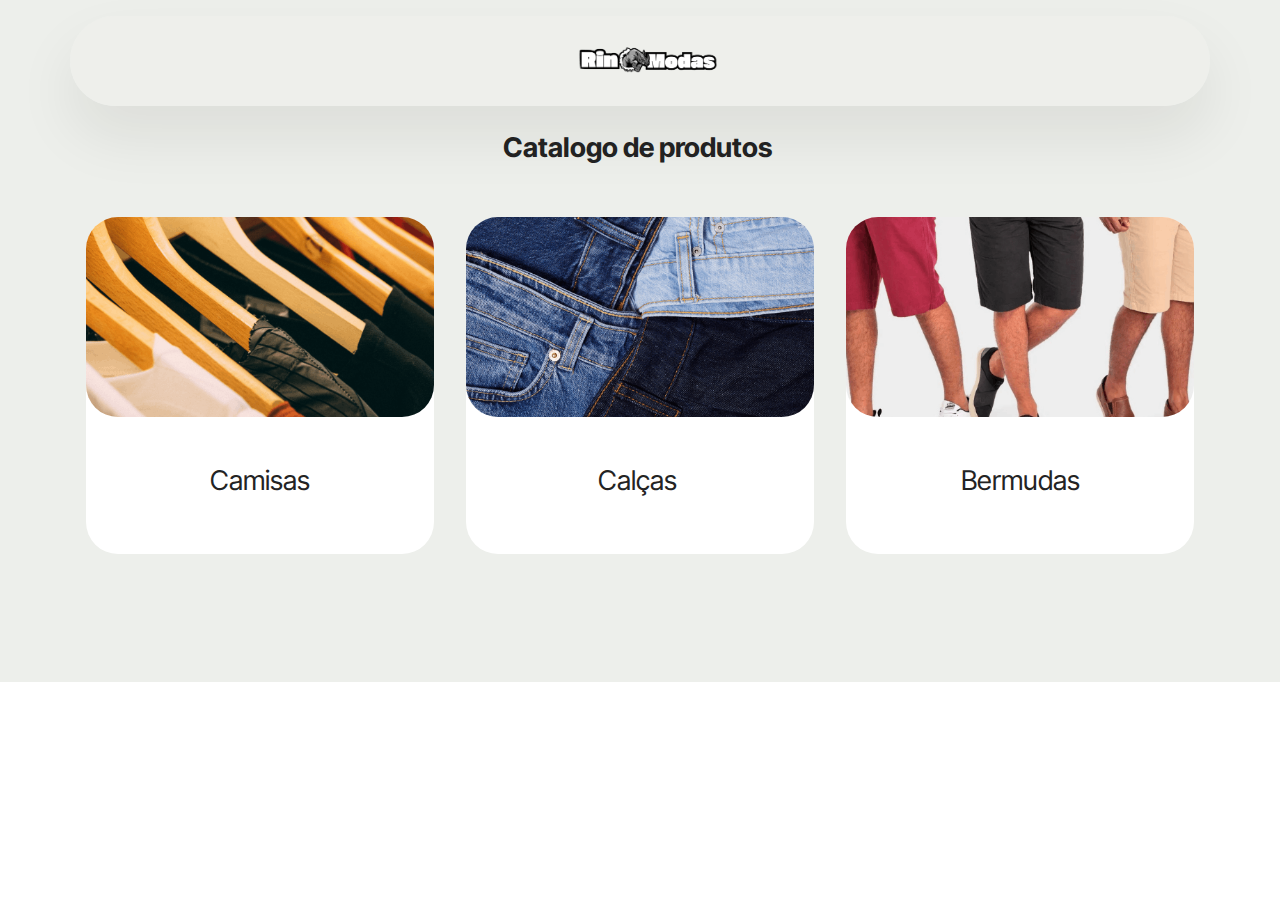
<file: index.html>
<!DOCTYPE html>
<html  >
<head>
  <meta charset="UTF-8">
  <meta http-equiv="X-UA-Compatible" content="IE=edge">
  <meta name="viewport" content="width=device-width, initial-scale=1, minimum-scale=1">
  <link rel="shortcut icon" href="assets/images/rin-removebg-preview-354x199.png" type="image/x-icon">
  <meta name="description" content="">
  
  
  <title>Home</title>
  <link rel="stylesheet" href="assets/web/assets/mobirise-icons2/mobirise2.css">
  <link rel="stylesheet" href="assets/bootstrap/css/bootstrap.min.css">
  <link rel="stylesheet" href="assets/bootstrap/css/bootstrap-grid.min.css">
  <link rel="stylesheet" href="assets/bootstrap/css/bootstrap-reboot.min.css">
  <link rel="stylesheet" href="assets/animatecss/animate.css">
  <link rel="stylesheet" href="assets/dropdown/css/style.css">
  <link rel="stylesheet" href="assets/theme/css/style.css">
  <link rel="preload" href="https://fonts.googleapis.com/css?family=Inter+Tight:100,200,300,400,500,600,700,800,900,100i,200i,300i,400i,500i,600i,700i,800i,900i&display=swap" as="style" onload="this.onload=null;this.rel='stylesheet'">
  <noscript><link rel="stylesheet" href="https://fonts.googleapis.com/css?family=Inter+Tight:100,200,300,400,500,600,700,800,900,100i,200i,300i,400i,500i,600i,700i,800i,900i&display=swap"></noscript>
  <link rel="preload" as="style" href="assets/mobirise/css/mbr-additional.css"><link rel="stylesheet" href="assets/mobirise/css/mbr-additional.css" type="text/css">

  
  
  
</head>
<body>
  
  <section data-bs-version="5.1" class="menu menu3 cid-tVipkkFrZP" once="menu" id="menu03-1i">
	

	<nav class="navbar navbar-dropdown navbar-fixed-top navbar-expand-lg">
		<div class="container">
			<div class="navbar-brand">
				<span class="navbar-logo">
					<a href="index.html">
						<img src="assets/images/rin-removebg-preview-354x199.png" alt="Rino Modas" style="height: 5rem;">
					</a>
				</span>
				
			</div>
			
			
		</div>
	</nav>
</section>

<section data-bs-version="5.1" class="features6 cid-tVipNRba6o" id="features06-1j">
	
	
	<div class="container">
		<div class="row justify-content-center">
			<div class="col-12 content-head">
				<div class="mbr-section-head mb-5">
					<h4 class="mbr-section-title mbr-fonts-style align-center mb-0 display-5"><strong>Catalogo de produtos&nbsp;</strong></h4>
					
					
				</div>
			</div>
		</div>
		<div class="row">
			<div class="item features-image col-12 col-md-6 col-lg-4">
				<div class="item-wrapper">
					<div class="item-img">
						<a href="page1.html"><img src="assets/images/voc-eu-500x500.png" alt="Camisas"></a>
					</div>
					<div class="item-content">
						
						<p class="mbr-text mbr-fonts-style mt-2 display-5">Camisas</p>
						
					</div>
				</div>
			</div>
			<div class="item features-image col-12 col-md-6 col-lg-4">
				<div class="item-wrapper">
					<div class="item-img">
						<a href="page2.html"><img src="assets/images/voc-eu-1-500x500.png" alt="Calças"></a>
					</div>
					<div class="item-content">
						
						<p class="mbr-text mbr-fonts-style mt-2 display-5">
							Calças&nbsp;</p>
						
					</div>
				</div>
			</div>
			<div class="item features-image col-12 col-md-6 col-lg-4">
				<div class="item-wrapper">
					<div class="item-img">
						<a href="page3.html"><img src="assets/images/voc-eu-2-500x500.png" alt="Bermudas"></a>
					</div>
					<div class="item-content">
						
						<p class="mbr-text mbr-fonts-style mt-2 display-5">
							Bermudas<br>
						</p>
						
					</div>
				</div>
			</div>
		</div>
	</div>
</section>

<script src="assets/bootstrap/js/bootstrap.bundle.min.js"></script>  

<script src="assets/smoothscroll/smooth-scroll.js"></script>  

<script src="assets/ytplayer/index.js"></script>  

<script src="assets/dropdown/js/navbar-dropdown.js"></script>  

<script src="assets/theme/js/script.js"></script>  
  
  
  <input name="animation" type="hidden">
  </body>
</html>
</file>
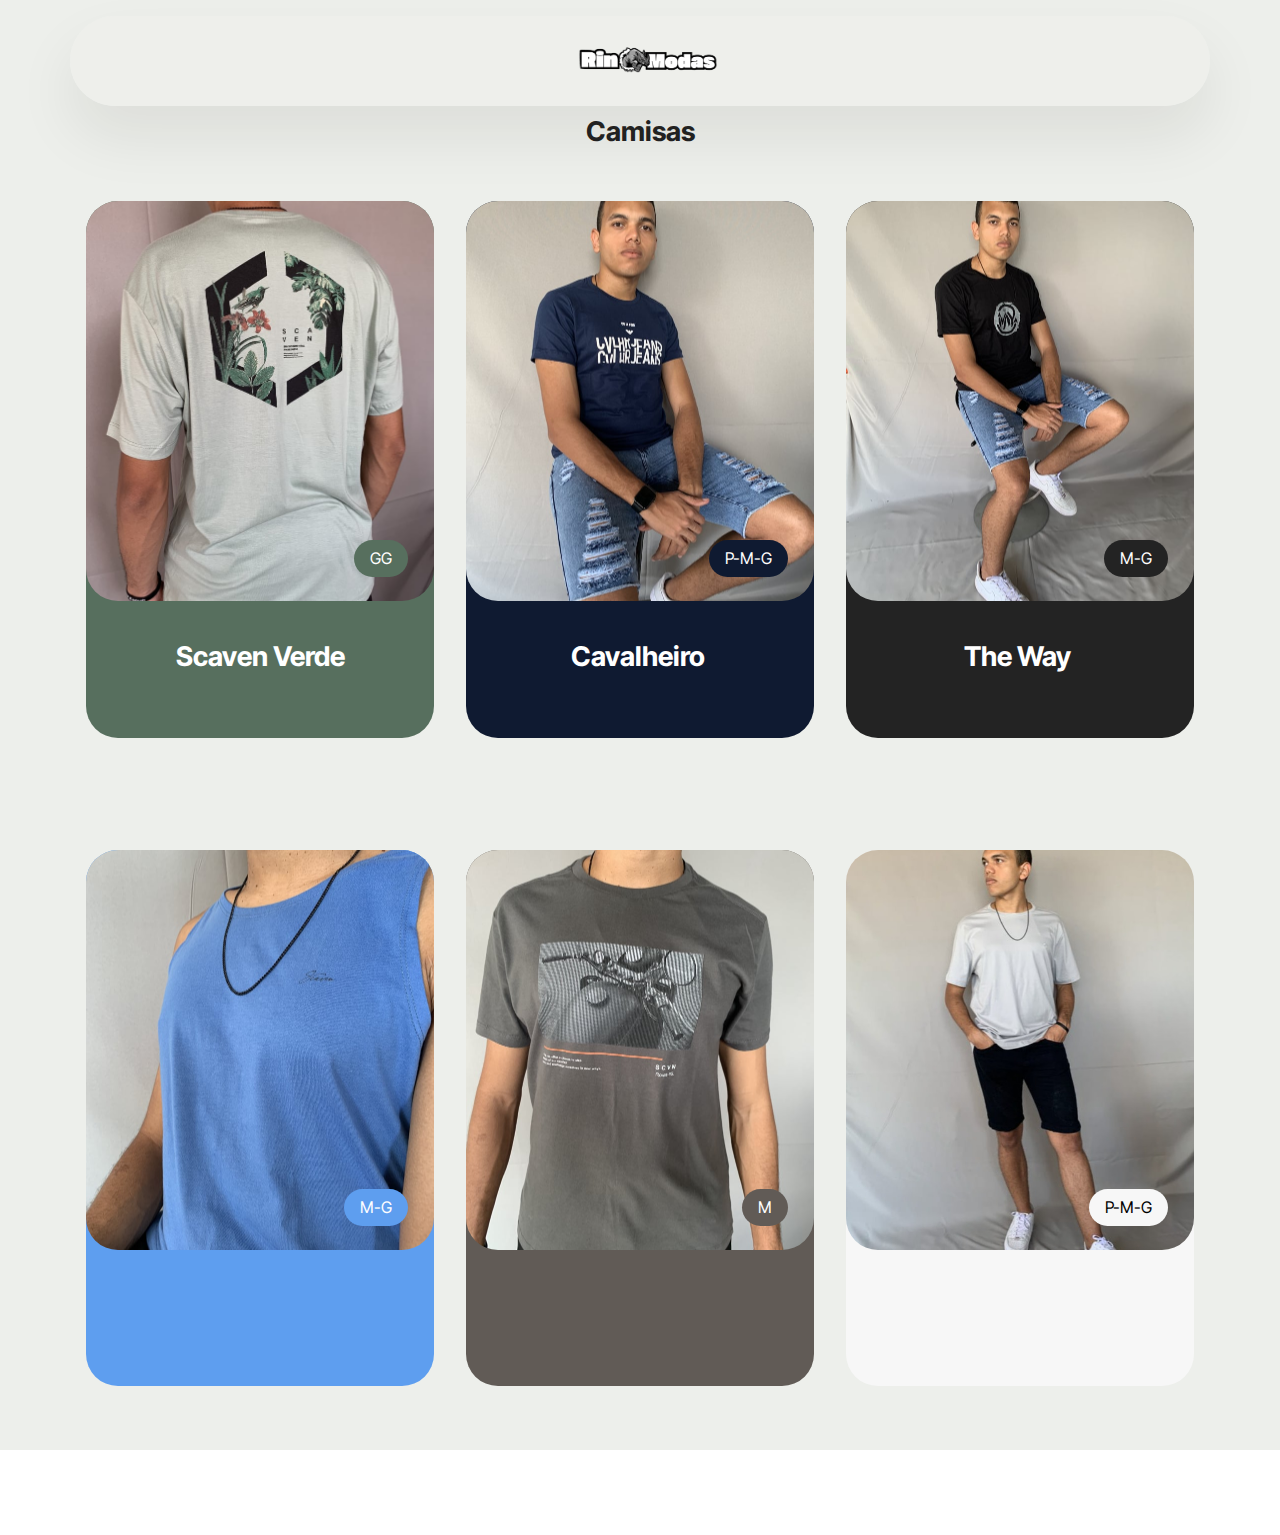
<file: page1.html>
<!DOCTYPE html>
<html>

<head>
  <meta charset="UTF-8">
  <meta http-equiv="X-UA-Compatible" content="IE=edge">
  <meta name="viewport" content="width=device-width, initial-scale=1, minimum-scale=1">
  <link rel="shortcut icon" href="assets/images/rin-removebg-preview-354x199.png" type="image/x-icon">
  <meta name="description" content="">


  <title>Camisas</title>
  <link rel="stylesheet" href="assets/web/assets/mobirise-icons2/mobirise2.css">
  <link rel="stylesheet" href="assets/bootstrap/css/bootstrap.min.css">
  <link rel="stylesheet" href="assets/bootstrap/css/bootstrap-grid.min.css">
  <link rel="stylesheet" href="assets/bootstrap/css/bootstrap-reboot.min.css">
  <link rel="stylesheet" href="assets/animatecss/animate.css">
  <link rel="stylesheet" href="assets/dropdown/css/style.css">
  <link rel="stylesheet" href="assets/socicon/css/styles.css">
  <link rel="stylesheet" href="assets/theme/css/style.css">
  <link rel="preload"
    href="https://fonts.googleapis.com/css?family=Inter+Tight:100,200,300,400,500,600,700,800,900,100i,200i,300i,400i,500i,600i,700i,800i,900i&display=swap"
    as="style" onload="this.onload=null;this.rel='stylesheet'">
  <noscript>
    <link rel="stylesheet"
      href="https://fonts.googleapis.com/css?family=Inter+Tight:100,200,300,400,500,600,700,800,900,100i,200i,300i,400i,500i,600i,700i,800i,900i&display=swap">
  </noscript>
  <link rel="preload" as="style" href="assets/mobirise/css/mbr-additional.css">
  <link rel="stylesheet" href="assets/mobirise/css/mbr-additional.css" type="text/css">




</head>

<body>

  <section data-bs-version="5.1" class="menu menu3 cid-tViumkSKPX" once="menu" id="menu03-1k">


    <nav class="navbar navbar-dropdown navbar-fixed-top navbar-expand-lg">
      <div class="container">
        <div class="navbar-brand">
          <span class="navbar-logo">
            <a href="index.html">
              <img src="assets/images/rin-removebg-preview-354x199.png" alt="Rino Modas" style="height: 5rem;">
            </a>
          </span>

        </div>


      </div>
    </nav>
  </section>

  <section data-bs-version="5.1" class="features1 cid-tVivTE7MKg" id="features01-1p">




    <div class="container">
      <div class="row justify-content-center mb-5">
        <div class="col-12 content-head">
          <h3 class="mbr-section-title mbr-fonts-style align-center mb-0 display-5">
            <strong>Camisas</strong>
          </h3>

        </div>
      </div>
      <div class="row justify-content-center">
        <div class="col-sm-6 col-md-12 mb-3 mb-lg-0 col-lg-4">
          <div class="card-wrap card1">
            <div class="image-wrap">
              <img src="assets/images/img-9490-703x937.jpg" alt="Scaven verde">
              <div class="social-row display-7">
                <div class="soc-item tag1">
                  <span class="tag1 mbr-fonts-style display-7">GG</span>
                </div>
              </div>
            </div>
            <div class="content-wrap">
              <h5 class="mbr-card-title card-title1 mbr-fonts-style align-left mb-2 display-5"><strong>Scaven
                  Verde</strong></h5>



            </div>
          </div>
        </div>

        <div class="col-sm-6 col-md-12 mb-3 mb-lg-0 col-lg-4">
          <div class="card-wrap card2">
            <div class="image-wrap">
              <img src="assets/images/img-9611-695x927.jpg" alt="cavalheiro ">
              <div class="social-row display-7">
                <div class="soc-item tag2">
                  <span class="tag2 mbr-fonts-style display-7">
                    P-M-G</span>
                </div>
              </div>
            </div>
            <div class="content-wrap">
              <h5 class="mbr-card-title card-title2 mbr-fonts-style align-left mb-2 display-5">
                <strong>Cavalheiro&nbsp;</strong></h5>



            </div>
          </div>
        </div>
        <div class="col-sm-6 col-md-12 mb-3 mb-lg-0 col-lg-4">
          <div class="card-wrap card3">
            <div class="image-wrap">
              <img src="assets/images/img-9612-695x927.jpg" alt="the way preta">
              <div class="social-row display-7">
                <div class="soc-item tag3">
                  <span class="tag3 mbr-fonts-style display-7">M-G</span>
                </div>
              </div>
            </div>
            <div class="content-wrap">
              <h5 class="mbr-card-title card-title3 mbr-fonts-style align-left mb-2 display-5"><strong>The
                  Way&nbsp;</strong></h5>



            </div>
          </div>
        </div>


      </div>
    </div>
  </section>

  <section data-bs-version="5.1" class="features1 cid-tViBTWfKzr" id="features01-1q">




    <div class="container">
      <div class="row justify-content-center mb-5">

      </div>
      <div class="row justify-content-center">
        <div class="col-sm-6 col-md-12 mb-3 mb-lg-0 col-lg-4">
          <div class="card-wrap card1">
            <div class="image-wrap">
              <img src="assets/images/img-9554-695x927.jpg" alt="Regatas">
              <div class="social-row display-7">
                <div class="soc-item tag1">
                  <span class="tag1 mbr-fonts-style display-7">M-G</span>
                </div>
              </div>
            </div>
            <div class="content-wrap">
              <h5 class="mbr-card-title card-title1 mbr-fonts-style align-left mb-2 display-5">
                <strong>Regatas&nbsp;</strong></h5>



            </div>
          </div>
        </div>

        <div class="col-sm-6 col-md-12 mb-3 mb-lg-0 col-lg-4">
          <div class="card-wrap card2">
            <div class="image-wrap">
              <img src="assets/images/img-9599-695x927.jpg" alt="Moto">
              <div class="social-row display-7">
                <div class="soc-item tag2">
                  <span class="tag2 mbr-fonts-style display-7">M</span>
                </div>
              </div>
            </div>
            <div class="content-wrap">
              <h5 class="mbr-card-title card-title2 mbr-fonts-style align-left mb-2 display-5"><strong>Scaven
                  Motoclub</strong></h5>



            </div>
          </div>
        </div>
        <div class="col-sm-6 col-md-12 mb-3 mb-lg-0 col-lg-4">
          <div class="card-wrap card3">
            <div class="image-wrap">
              <img src="assets/images/img-9531-695x927.jpeg" alt="basica">
              <div class="social-row display-7">
                <div class="soc-item tag3">
                  <span class="tag3 mbr-fonts-style display-7">P-M-G</span>
                </div>
              </div>
            </div>
            <div class="content-wrap">
              <h5 class="mbr-card-title card-title3 mbr-fonts-style align-left mb-2 display-5"><strong>Scaven
                  Basicas&nbsp;</strong></h5>



            </div>
          </div>
        </div>


      </div>
    </div>
  </section>

  <section data-bs-version="5.1" class="social4 cid-tViE4TNKDs" id="social04-1r">




    <div class="container">
      <div class="media-container-row">
        <div class="col-12">
          <h3 class="mbr-section-title align-center mb-5 mbr-fonts-style display-7"><strong>Para mais vá em nossa loja
              física, localizada na : Rua Mariapolis, n° 80, Vila São Miguel, Afogados.</strong></h3>
          <div class="social-list align-center">











          </div>
        </div>
      </div>
    </div>
  </section>

  <script src="assets/bootstrap/js/bootstrap.bundle.min.js"></script>

  <script src="assets/smoothscroll/smooth-scroll.js"></script>

  <script src="assets/ytplayer/index.js"></script>

  <script src="assets/dropdown/js/navbar-dropdown.js"></script>

  <script src="assets/theme/js/script.js"></script>


  <input name="animation" type="hidden">
</body>

</html>
</file>
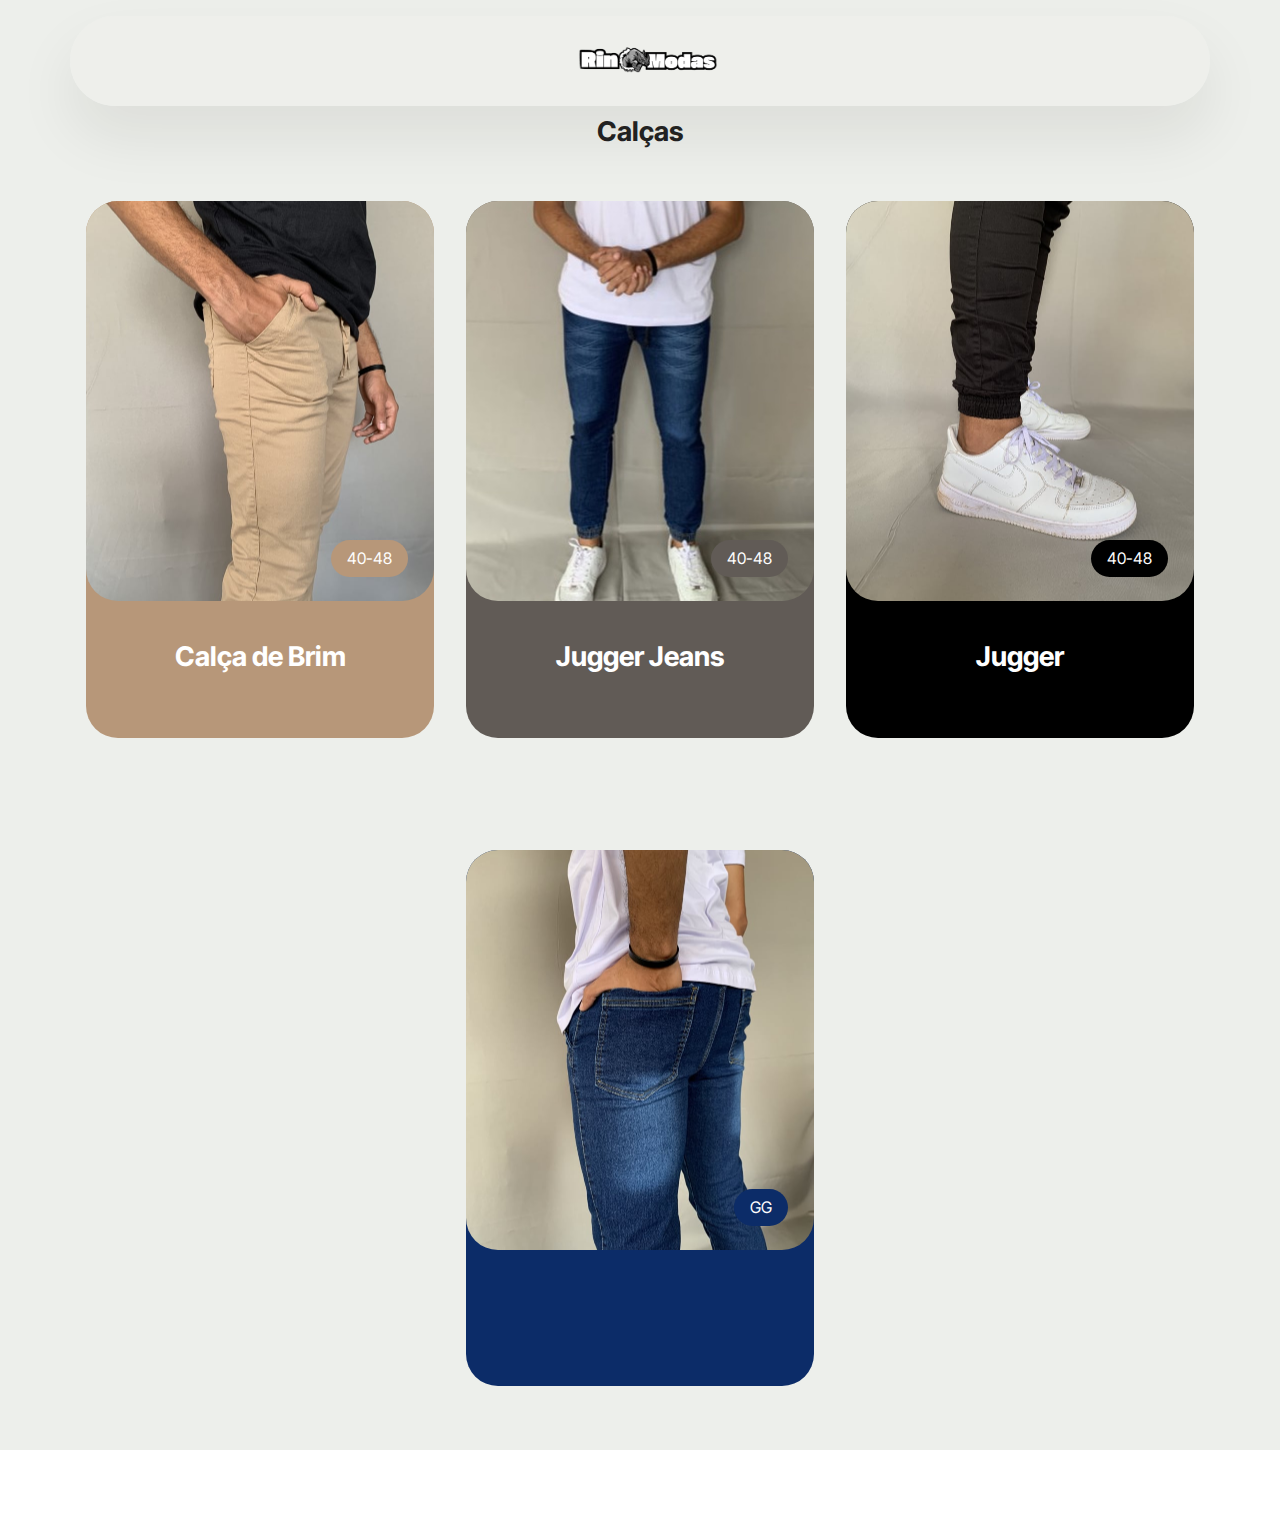
<file: page2.html>
<!DOCTYPE html>
<html  >
<head>
  <meta charset="UTF-8">
  <meta http-equiv="X-UA-Compatible" content="IE=edge">
  <meta name="viewport" content="width=device-width, initial-scale=1, minimum-scale=1">
  <link rel="shortcut icon" href="assets/images/rin-removebg-preview-354x199.png" type="image/x-icon">
  <meta name="description" content="">
  
  
  <title>Calças&nbsp;</title>
  <link rel="stylesheet" href="assets/web/assets/mobirise-icons2/mobirise2.css">
  <link rel="stylesheet" href="assets/bootstrap/css/bootstrap.min.css">
  <link rel="stylesheet" href="assets/bootstrap/css/bootstrap-grid.min.css">
  <link rel="stylesheet" href="assets/bootstrap/css/bootstrap-reboot.min.css">
  <link rel="stylesheet" href="assets/animatecss/animate.css">
  <link rel="stylesheet" href="assets/dropdown/css/style.css">
  <link rel="stylesheet" href="assets/socicon/css/styles.css">
  <link rel="stylesheet" href="assets/theme/css/style.css">
  <link rel="preload" href="https://fonts.googleapis.com/css?family=Inter+Tight:100,200,300,400,500,600,700,800,900,100i,200i,300i,400i,500i,600i,700i,800i,900i&display=swap" as="style" onload="this.onload=null;this.rel='stylesheet'">
  <noscript><link rel="stylesheet" href="https://fonts.googleapis.com/css?family=Inter+Tight:100,200,300,400,500,600,700,800,900,100i,200i,300i,400i,500i,600i,700i,800i,900i&display=swap"></noscript>
  <link rel="preload" as="style" href="assets/mobirise/css/mbr-additional.css"><link rel="stylesheet" href="assets/mobirise/css/mbr-additional.css" type="text/css">

  
  
  
</head>
<body>
  
  <section data-bs-version="5.1" class="menu menu3 cid-tViFPsSONx" once="menu" id="menu03-1s">
	

	<nav class="navbar navbar-dropdown navbar-fixed-top navbar-expand-lg">
		<div class="container">
			<div class="navbar-brand">
				<span class="navbar-logo">
					<a href="index.html">
						<img src="assets/images/rin-removebg-preview-354x199.png" alt="Rino Modas" style="height: 5rem;">
					</a>
				</span>
				
			</div>
			
			
		</div>
	</nav>
</section>

<section data-bs-version="5.1" class="features1 cid-tViFPuoqM6" id="features01-1u">
  

  
  
  <div class="container">
    <div class="row justify-content-center mb-5">
      <div class="col-12 content-head">
        <h3 class="mbr-section-title mbr-fonts-style align-center mb-0 display-5">
          <strong>Calças</strong></h3>
        
      </div>
    </div>
    <div class="row justify-content-center">
      <div class="col-sm-6 col-md-12 mb-3 mb-lg-0 col-lg-4">
        <div class="card-wrap card1">
          <div class="image-wrap">
            <img src="assets/images/img-9446-695x927.jpg" alt="Calça ">
            <div class="social-row display-7">
              <div class="soc-item tag1">
                <span class="tag1 mbr-fonts-style display-7">40-48</span>
              </div>
            </div>
          </div>
          <div class="content-wrap">
            <h5 class="mbr-card-title card-title1 mbr-fonts-style align-left mb-2 display-5"><strong>Calça de Brim</strong></h5>
            
            
            
          </div>
        </div>
      </div>

      <div class="col-sm-6 col-md-12 mb-3 mb-lg-0 col-lg-4">
        <div class="card-wrap card2">
          <div class="image-wrap">
            <img src="assets/images/img-9458-695x927.jpeg" alt="Moto">
            <div class="social-row display-7">
              <div class="soc-item tag2">
                <span class="tag2 mbr-fonts-style display-7">40-48</span>
              </div>
            </div>
          </div>
          <div class="content-wrap">
            <h5 class="mbr-card-title card-title2 mbr-fonts-style align-left mb-2 display-5"><strong>Jugger Jeans</strong></h5>
            
            
            
          </div>
        </div>
      </div>
      <div class="col-sm-6 col-md-12 mb-3 mb-lg-0 col-lg-4">
        <div class="card-wrap card3">
          <div class="image-wrap">
            <img src="assets/images/img-9501-695x927.jpg" alt="the way preta">
            <div class="social-row display-7">
              <div class="soc-item tag3">
                <span class="tag3 mbr-fonts-style display-7">40-48</span>
              </div>
            </div>
          </div>
          <div class="content-wrap">
            <h5 class="mbr-card-title card-title3 mbr-fonts-style align-left mb-2 display-5"><strong>Jugger</strong></h5>
            
            
            
          </div>
        </div>
      </div>

      
    </div>
  </div>
</section>

<section data-bs-version="5.1" class="features1 cid-tViJUt7Cz2" id="features01-1w">
  

  
  
  <div class="container">
    <div class="row justify-content-center mb-5">
      
    </div>
    <div class="row justify-content-center">
      <div class="col-sm-6 col-md-12 mb-3 mb-lg-0 col-lg-4">
        <div class="card-wrap card1">
          <div class="image-wrap">
            <img src="assets/images/img-9471-695x927.jpg" alt="">
            <div class="social-row display-7">
              <div class="soc-item tag1">
                <span class="tag1 mbr-fonts-style display-7">GG</span>
              </div>
            </div>
          </div>
          <div class="content-wrap">
            <h5 class="mbr-card-title card-title1 mbr-fonts-style align-left mb-2 display-5"><strong>Calças Jeans</strong></h5>
            
            
            
          </div>
        </div>
      </div>

      
      

      
    </div>
  </div>
</section>

<section data-bs-version="5.1" class="social4 cid-tViFPv6axj" id="social04-1v">
    
    
    

    <div class="container">
        <div class="media-container-row">
            <div class="col-12">
                <h3 class="mbr-section-title align-center mb-5 mbr-fonts-style display-7"><strong>Para mais vá em nossa loja física, localizada na : Rua Mariapolis, n° 80, Vila São Miguel, Afogados.</strong></h3>
                <div class="social-list align-center">
                    
                    
                    
                    
                    
                    
                    
                    
                    
                    
                    
                </div>
            </div>
        </div>
    </div>
</section>

<script src="assets/bootstrap/js/bootstrap.bundle.min.js"></script>  

<script src="assets/smoothscroll/smooth-scroll.js"></script>  

<script src="assets/ytplayer/index.js"></script>  

<script src="assets/dropdown/js/navbar-dropdown.js"></script>  

<script src="assets/theme/js/script.js"></script>  
  
  
  <input name="animation" type="hidden">
  </body>
</html>
</file>
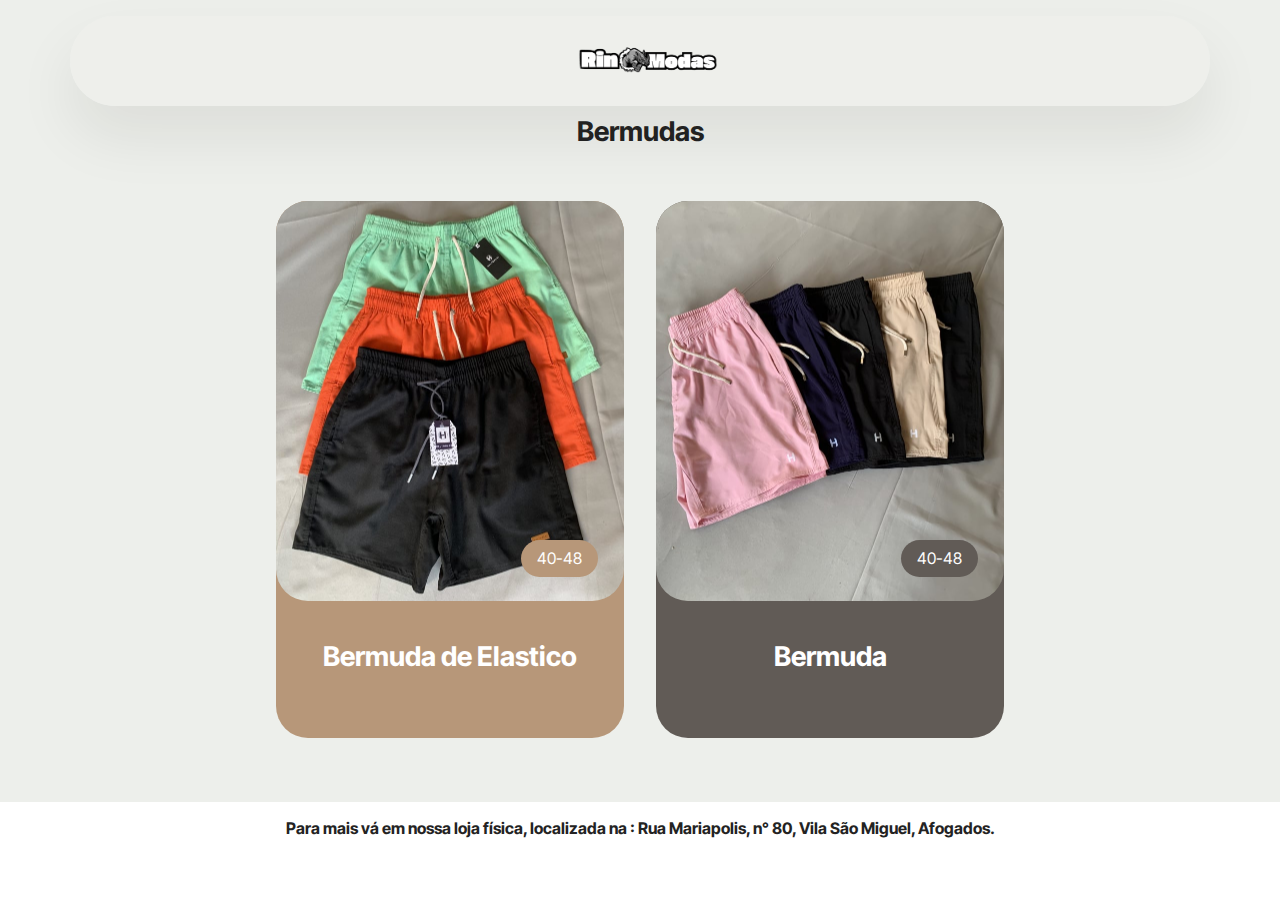
<file: page3.html>
<!DOCTYPE html>
<html  >
<head>
  <meta charset="UTF-8">
  <meta http-equiv="X-UA-Compatible" content="IE=edge">
  <meta name="generator" content="Mobirise v5.9.6, mobirise.com">
  <meta name="viewport" content="width=device-width, initial-scale=1, minimum-scale=1">
  <link rel="shortcut icon" href="assets/images/rin-removebg-preview-354x199.png" type="image/x-icon">
  <meta name="description" content="">
  
  
  <title>Bermudas</title>
  <link rel="stylesheet" href="assets/web/assets/mobirise-icons2/mobirise2.css">
  <link rel="stylesheet" href="assets/bootstrap/css/bootstrap.min.css">
  <link rel="stylesheet" href="assets/bootstrap/css/bootstrap-grid.min.css">
  <link rel="stylesheet" href="assets/bootstrap/css/bootstrap-reboot.min.css">
  <link rel="stylesheet" href="assets/animatecss/animate.css">
  <link rel="stylesheet" href="assets/dropdown/css/style.css">
  <link rel="stylesheet" href="assets/socicon/css/styles.css">
  <link rel="stylesheet" href="assets/theme/css/style.css">
  <link rel="preload" href="https://fonts.googleapis.com/css?family=Inter+Tight:100,200,300,400,500,600,700,800,900,100i,200i,300i,400i,500i,600i,700i,800i,900i&display=swap" as="style" onload="this.onload=null;this.rel='stylesheet'">
  <noscript><link rel="stylesheet" href="https://fonts.googleapis.com/css?family=Inter+Tight:100,200,300,400,500,600,700,800,900,100i,200i,300i,400i,500i,600i,700i,800i,900i&display=swap"></noscript>
  <link rel="preload" as="style" href="assets/mobirise/css/mbr-additional.css"><link rel="stylesheet" href="assets/mobirise/css/mbr-additional.css" type="text/css">

  
  
  
</head>
<body>
  
  <section data-bs-version="5.1" class="menu menu3 cid-tViMStmmvb" once="menu" id="menu03-1y">
	

	<nav class="navbar navbar-dropdown navbar-fixed-top navbar-expand-lg">
		<div class="container">
			<div class="navbar-brand">
				<span class="navbar-logo">
					<a href="index.html">
						<img src="assets/images/rin-removebg-preview-354x199.png" alt="Rino Modas" style="height: 5rem;">
					</a>
				</span>
				
			</div>
			
			
		</div>
	</nav>
</section>

<section data-bs-version="5.1" class="features1 cid-tViMSu0EPd" id="features01-1z">
  

  
  
  <div class="container">
    <div class="row justify-content-center mb-5">
      <div class="col-12 content-head">
        <h3 class="mbr-section-title mbr-fonts-style align-center mb-0 display-5">
          <strong>Bermudas</strong></h3>
        
      </div>
    </div>
    <div class="row justify-content-center">
      <div class="col-sm-6 col-md-12 mb-3 mb-lg-0 col-lg-4">
        <div class="card-wrap card1">
          <div class="image-wrap">
            <img src="assets/images/img-9626-695x927.jpg" alt="Calça ">
            <div class="social-row display-7">
              <div class="soc-item tag1">
                <span class="tag1 mbr-fonts-style display-7">40-48</span>
              </div>
            </div>
          </div>
          <div class="content-wrap">
            <h5 class="mbr-card-title card-title1 mbr-fonts-style align-left mb-2 display-5"><strong>Bermuda de Elastico</strong></h5>
            
            
            
          </div>
        </div>
      </div>

      <div class="col-sm-6 col-md-12 mb-3 mb-lg-0 col-lg-4">
        <div class="card-wrap card2">
          <div class="image-wrap">
            <img src="assets/images/img-9620-695x927.jpg" alt="Moto">
            <div class="social-row display-7">
              <div class="soc-item tag2">
                <span class="tag2 mbr-fonts-style display-7">40-48</span>
              </div>
            </div>
          </div>
          <div class="content-wrap">
            <h5 class="mbr-card-title card-title2 mbr-fonts-style align-left mb-2 display-5"><strong>Bermuda</strong></h5>
            
            
            
          </div>
        </div>
      </div>
      

      
    </div>
  </div>
</section>

<section data-bs-version="5.1" class="social4 cid-tViMSvAYXQ" id="social04-21">
    
    
    

    <div class="container">
        <div class="media-container-row">
            <div class="col-12">
                <h3 class="mbr-section-title align-center mb-5 mbr-fonts-style display-7"><strong>Para mais vá em nossa loja física, localizada na : Rua Mariapolis, n° 80, Vila São Miguel, Afogados.</strong></h3>
                <div class="social-list align-center">
                    
                    
                    
                    
                    
                    
                    
                    
                    
                    
                    
                </div>
            </div>
        </div>
    </div>
</section>

<script src="assets/bootstrap/js/bootstrap.bundle.min.js"></script>  

<script src="assets/smoothscroll/smooth-scroll.js"></script>  

<script src="assets/ytplayer/index.js"></script>  

<script src="assets/dropdown/js/navbar-dropdown.js"></script>  

<script src="assets/theme/js/script.js"></script>  
  
  
  <input name="animation" type="hidden">
  </body>
</html>
</file>
<file: assets/web/assets/mobirise-icons2/mobirise2.css>
@font-face {
  font-family: 'Moririse2';
  font-display: swap;
  src:  url('mobirise2.eot?f2bix4');
  src:  url('mobirise2.eot?f2bix4#iefix') format('embedded-opentype'),
    url('mobirise2.ttf?f2bix4') format('truetype'),
    url('mobirise2.woff?f2bix4') format('woff'),
    url('mobirise2.svg?f2bix4#mobirise2') format('svg');
  font-weight: normal;
  font-style: normal;
}

[class^="mobi-"], [class*=" mobi-"] {
  /* use !important to prevent issues with browser extensions that change fonts */
  font-family: 'Moririse2' !important;
  speak: none;
  font-style: normal;
  font-weight: normal;
  font-variant: normal;
  text-transform: none;
  line-height: 1;

  /* Better Font Rendering =========== */
  -webkit-font-smoothing: antialiased;
  -moz-osx-font-smoothing: grayscale;
}

.mobi-mbri-add-submenu:before {
  content: "\e900";
}
.mobi-mbri-alert:before {
  content: "\e901";
}
.mobi-mbri-align-center:before {
  content: "\e902";
}
.mobi-mbri-align-justify:before {
  content: "\e903";
}
.mobi-mbri-align-left:before {
  content: "\e904";
}
.mobi-mbri-align-right:before {
  content: "\e905";
}
.mobi-mbri-android:before {
  content: "\e906";
}
.mobi-mbri-apple:before {
  content: "\e907";
}
.mobi-mbri-arrow-down:before {
  content: "\e908";
}
.mobi-mbri-arrow-next:before {
  content: "\e909";
}
.mobi-mbri-arrow-prev:before {
  content: "\e90a";
}
.mobi-mbri-arrow-up:before {
  content: "\e90b";
}
.mobi-mbri-bold:before {
  content: "\e90c";
}
.mobi-mbri-bookmark:before {
  content: "\e90d";
}
.mobi-mbri-bootstrap:before {
  content: "\e90e";
}
.mobi-mbri-briefcase:before {
  content: "\e90f";
}
.mobi-mbri-browse:before {
  content: "\e910";
}
.mobi-mbri-bulleted-list:before {
  content: "\e911";
}
.mobi-mbri-calendar:before {
  content: "\e912";
}
.mobi-mbri-camera:before {
  content: "\e913";
}
.mobi-mbri-cart-add:before {
  content: "\e914";
}
.mobi-mbri-cart-full:before {
  content: "\e915";
}
.mobi-mbri-cash:before {
  content: "\e916";
}
.mobi-mbri-change-style:before {
  content: "\e917";
}
.mobi-mbri-chat:before {
  content: "\e918";
}
.mobi-mbri-clock:before {
  content: "\e919";
}
.mobi-mbri-close:before {
  content: "\e91a";
}
.mobi-mbri-cloud:before {
  content: "\e91b";
}
.mobi-mbri-code:before {
  content: "\e91c";
}
.mobi-mbri-contact-form:before {
  content: "\e91d";
}
.mobi-mbri-credit-card:before {
  content: "\e91e";
}
.mobi-mbri-cursor-click:before {
  content: "\e91f";
}
.mobi-mbri-cust-feedback:before {
  content: "\e920";
}
.mobi-mbri-database:before {
  content: "\e921";
}
.mobi-mbri-delivery:before {
  content: "\e922";
}
.mobi-mbri-desktop:before {
  content: "\e923";
}
.mobi-mbri-devices:before {
  content: "\e924";
}
.mobi-mbri-down:before {
  content: "\e925";
}
.mobi-mbri-download-2:before {
  content: "\e926";
}
.mobi-mbri-download:before {
  content: "\e927";
}
.mobi-mbri-drag-n-drop-2:before {
  content: "\e928";
}
.mobi-mbri-drag-n-drop:before {
  content: "\e929";
}
.mobi-mbri-edit-2:before {
  content: "\e92a";
}
.mobi-mbri-edit:before {
  content: "\e92b";
}
.mobi-mbri-error:before {
  content: "\e92c";
}
.mobi-mbri-extension:before {
  content: "\e92d";
}
.mobi-mbri-features:before {
  content: "\e92e";
}
.mobi-mbri-file:before {
  content: "\e92f";
}
.mobi-mbri-flag:before {
  content: "\e930";
}
.mobi-mbri-folder:before {
  content: "\e931";
}
.mobi-mbri-gift:before {
  content: "\e932";
}
.mobi-mbri-github:before {
  content: "\e933";
}
.mobi-mbri-globe-2:before {
  content: "\e934";
}
.mobi-mbri-globe:before {
  content: "\e935";
}
.mobi-mbri-growing-chart:before {
  content: "\e936";
}
.mobi-mbri-hearth:before {
  content: "\e937";
}
.mobi-mbri-help:before {
  content: "\e938";
}
.mobi-mbri-home:before {
  content: "\e939";
}
.mobi-mbri-hot-cup:before {
  content: "\e93a";
}
.mobi-mbri-idea:before {
  content: "\e93b";
}
.mobi-mbri-image-gallery:before {
  content: "\e93c";
}
.mobi-mbri-image-slider:before {
  content: "\e93d";
}
.mobi-mbri-info:before {
  content: "\e93e";
}
.mobi-mbri-italic:before {
  content: "\e93f";
}
.mobi-mbri-key:before {
  content: "\e940";
}
.mobi-mbri-laptop:before {
  content: "\e941";
}
.mobi-mbri-layers:before {
  content: "\e942";
}
.mobi-mbri-left-right:before {
  content: "\e943";
}
.mobi-mbri-left:before {
  content: "\e944";
}
.mobi-mbri-letter:before {
  content: "\e945";
}
.mobi-mbri-like:before {
  content: "\e946";
}
.mobi-mbri-link:before {
  content: "\e947";
}
.mobi-mbri-lock:before {
  content: "\e948";
}
.mobi-mbri-login:before {
  content: "\e949";
}
.mobi-mbri-logout:before {
  content: "\e94a";
}
.mobi-mbri-magic-stick:before {
  content: "\e94b";
}
.mobi-mbri-map-pin:before {
  content: "\e94c";
}
.mobi-mbri-menu:before {
  content: "\e94d";
}
.mobi-mbri-mobile-2:before {
  content: "\e94e";
}
.mobi-mbri-mobile-horizontal:before {
  content: "\e94f";
}
.mobi-mbri-mobile:before {
  content: "\e950";
}
.mobi-mbri-mobirise:before {
  content: "\e951";
}
.mobi-mbri-more-horizontal:before {
  content: "\e952";
}
.mobi-mbri-more-vertical:before {
  content: "\e953";
}
.mobi-mbri-music:before {
  content: "\e954";
}
.mobi-mbri-new-file:before {
  content: "\e955";
}
.mobi-mbri-numbered-list:before {
  content: "\e956";
}
.mobi-mbri-opened-folder:before {
  content: "\e957";
}
.mobi-mbri-pages:before {
  content: "\e958";
}
.mobi-mbri-paper-plane:before {
  content: "\e959";
}
.mobi-mbri-paperclip:before {
  content: "\e95a";
}
.mobi-mbri-phone:before {
  content: "\e95b";
}
.mobi-mbri-photo:before {
  content: "\e95c";
}
.mobi-mbri-photos:before {
  content: "\e95d";
}
.mobi-mbri-pin:before {
  content: "\e95e";
}
.mobi-mbri-play:before {
  content: "\e95f";
}
.mobi-mbri-plus:before {
  content: "\e960";
}
.mobi-mbri-preview:before {
  content: "\e961";
}
.mobi-mbri-print:before {
  content: "\e962";
}
.mobi-mbri-protect:before {
  content: "\e963";
}
.mobi-mbri-question:before {
  content: "\e964";
}
.mobi-mbri-quote-left:before {
  content: "\e965";
}
.mobi-mbri-quote-right:before {
  content: "\e966";
}
.mobi-mbri-redo:before {
  content: "\e967";
}
.mobi-mbri-refresh:before {
  content: "\e968";
}
.mobi-mbri-responsive-2:before {
  content: "\e969";
}
.mobi-mbri-responsive:before {
  content: "\e96a";
}
.mobi-mbri-right:before {
  content: "\e96b";
}
.mobi-mbri-rocket:before {
  content: "\e96c";
}
.mobi-mbri-sad-face:before {
  content: "\e96d";
}
.mobi-mbri-sale:before {
  content: "\e96e";
}
.mobi-mbri-save:before {
  content: "\e96f";
}
.mobi-mbri-search:before {
  content: "\e970";
}
.mobi-mbri-setting-2:before {
  content: "\e971";
}
.mobi-mbri-setting-3:before {
  content: "\e972";
}
.mobi-mbri-setting:before {
  content: "\e973";
}
.mobi-mbri-share:before {
  content: "\e974";
}
.mobi-mbri-shopping-bag:before {
  content: "\e975";
}
.mobi-mbri-shopping-basket:before {
  content: "\e976";
}
.mobi-mbri-shopping-cart:before {
  content: "\e977";
}
.mobi-mbri-sites:before {
  content: "\e978";
}
.mobi-mbri-smile-face:before {
  content: "\e979";
}
.mobi-mbri-speed:before {
  content: "\e97a";
}
.mobi-mbri-star:before {
  content: "\e97b";
}
.mobi-mbri-success:before {
  content: "\e97c";
}
.mobi-mbri-sun:before {
  content: "\e97d";
}
.mobi-mbri-sun2:before {
  content: "\e97e";
}
.mobi-mbri-tablet-vertical:before {
  content: "\e97f";
}
.mobi-mbri-tablet:before {
  content: "\e980";
}
.mobi-mbri-target:before {
  content: "\e981";
}
.mobi-mbri-timer:before {
  content: "\e982";
}
.mobi-mbri-to-ftp:before {
  content: "\e983";
}
.mobi-mbri-to-local-drive:before {
  content: "\e984";
}
.mobi-mbri-touch-swipe:before {
  content: "\e985";
}
.mobi-mbri-touch:before {
  content: "\e986";
}
.mobi-mbri-trash:before {
  content: "\e987";
}
.mobi-mbri-underline:before {
  content: "\e988";
}
.mobi-mbri-undo:before {
  content: "\e989";
}
.mobi-mbri-unlink:before {
  content: "\e98a";
}
.mobi-mbri-unlock:before {
  content: "\e98b";
}
.mobi-mbri-up-down:before {
  content: "\e98c";
}
.mobi-mbri-up:before {
  content: "\e98d";
}
.mobi-mbri-update:before {
  content: "\e98e";
}
.mobi-mbri-upload-2:before {
  content: "\e98f";
}
.mobi-mbri-upload:before {
  content: "\e990";
}
.mobi-mbri-user-2:before {
  content: "\e991";
}
.mobi-mbri-user:before {
  content: "\e992";
}
.mobi-mbri-users:before {
  content: "\e993";
}
.mobi-mbri-video-play:before {
  content: "\e994";
}
.mobi-mbri-video:before {
  content: "\e995";
}
.mobi-mbri-watch:before {
  content: "\e996";
}
.mobi-mbri-website-theme-2:before {
  content: "\e997";
}
.mobi-mbri-website-theme:before {
  content: "\e998";
}
.mobi-mbri-wifi:before {
  content: "\e999";
}
.mobi-mbri-windows:before {
  content: "\e99a";
}
.mobi-mbri-zoom-in:before {
  content: "\e99b";
}
.mobi-mbri-zoom-out:before {
  content: "\e99c";
}
</file>
<file: assets/dropdown/css/style.css>
.navbar-dropdown {
  left: 0;
  padding: 0;
  position: absolute;
  right: 0;
  top: 0;
  transition: all 0.45s ease;
  z-index: 1030;
  background: #282828; }
  .navbar-dropdown .navbar-logo {
    margin-right: 0.8rem;
    transition: margin 0.3s ease-in-out;
    vertical-align: middle; }
    .navbar-dropdown .navbar-logo img {
      height: 3.125rem;
      transition: all 0.3s ease-in-out; }
    .navbar-dropdown .navbar-logo.mbr-iconfont {
      font-size: 3.125rem;
      line-height: 3.125rem; }
  .navbar-dropdown .navbar-caption {
    font-weight: 700;
    white-space: normal;
    vertical-align: -4px;
    line-height: 3.125rem !important; }
    .navbar-dropdown .navbar-caption, .navbar-dropdown .navbar-caption:hover {
      color: inherit;
      text-decoration: none; }
  .navbar-dropdown .mbr-iconfont + .navbar-caption {
    vertical-align: -1px; }
  .navbar-dropdown.navbar-fixed-top {
    position: fixed; }
  .navbar-dropdown .navbar-brand span {
    vertical-align: -4px; }
  .navbar-dropdown.bg-color.transparent {
    background: none; }
  .navbar-dropdown.navbar-short .navbar-brand {
    padding: 0.625rem 0; }
    .navbar-dropdown.navbar-short .navbar-brand span {
      vertical-align: -1px; }
  .navbar-dropdown.navbar-short .navbar-caption {
    line-height: 2.375rem !important;
    vertical-align: -2px; }
  .navbar-dropdown.navbar-short .navbar-logo {
    margin-right: 0.5rem; }
    .navbar-dropdown.navbar-short .navbar-logo img {
      height: 2.375rem; }
    .navbar-dropdown.navbar-short .navbar-logo.mbr-iconfont {
      font-size: 2.375rem;
      line-height: 2.375rem; }
  .navbar-dropdown.navbar-short .mbr-table-cell {
    height: 3.625rem; }
  .navbar-dropdown .navbar-close {
    left: 0.6875rem;
    position: fixed;
    top: 0.75rem;
    z-index: 1000; }
  .navbar-dropdown .hamburger-icon {
    content: "";
    display: inline-block;
    vertical-align: middle;
    width: 16px;
    -webkit-box-shadow: 0 -6px 0 1px #282828,0 0 0 1px #282828,0 6px 0 1px #282828;
    -moz-box-shadow: 0 -6px 0 1px #282828,0 0 0 1px #282828,0 6px 0 1px #282828;
    box-shadow: 0 -6px 0 1px #282828,0 0 0 1px #282828,0 6px 0 1px #282828; }

.dropdown-menu .dropdown-toggle[data-toggle="dropdown-submenu"]::after {
  border-bottom: 0.35em solid transparent;
  border-left: 0.35em solid;
  border-right: 0;
  border-top: 0.35em solid transparent;
  margin-left: 0.3rem; }

.dropdown-menu .dropdown-item:focus {
  outline: 0; }

.nav-dropdown {
  font-size: 0.75rem;
  font-weight: 500;
  height: auto !important; }
  .nav-dropdown .nav-btn {
    padding-left: 1rem; }
  .nav-dropdown .link {
    margin: .667em 1.667em;
    font-weight: 500;
    padding: 0;
    transition: color .2s ease-in-out; }
    .nav-dropdown .link.dropdown-toggle {
      margin-right: 2.583em; }
      .nav-dropdown .link.dropdown-toggle::after {
        margin-left: .25rem;
        border-top: 0.35em solid;
        border-right: 0.35em solid transparent;
        border-left: 0.35em solid transparent;
        border-bottom: 0; }
      .nav-dropdown .link.dropdown-toggle[aria-expanded="true"] {
        margin: 0;
        padding: 0.667em 3.263em  0.667em 1.667em; }
  .nav-dropdown .link::after,
  .nav-dropdown .dropdown-item::after {
    color: inherit; }
  .nav-dropdown .btn {
    font-size: 0.75rem;
    font-weight: 700;
    letter-spacing: 0;
    margin-bottom: 0;
    padding-left: 1.25rem;
    padding-right: 1.25rem; }
  .nav-dropdown .dropdown-menu {
    border-radius: 0;
    border: 0;
    left: 0;
    margin: 0;
    padding-bottom: 1.25rem;
    padding-top: 1.25rem;
    position: relative; }
  .nav-dropdown .dropdown-submenu {
    margin-left: 0.125rem;
    top: 0; }
  .nav-dropdown .dropdown-item {
    font-weight: 500;
    line-height: 2;
    padding: 0.3846em 4.615em 0.3846em 1.5385em;
    position: relative;
    transition: color .2s ease-in-out, background-color .2s ease-in-out; }
    .nav-dropdown .dropdown-item::after {
      margin-top: -0.3077em;
      position: absolute;
      right: 1.1538em;
      top: 50%; }
    .nav-dropdown .dropdown-item:focus, .nav-dropdown .dropdown-item:hover {
      background: none; }

@media (max-width: 767px) {
  .nav-dropdown.navbar-toggleable-sm {
    bottom: 0;
    display: none;
    left: 0;
    overflow-x: hidden;
    position: fixed;
    top: 0;
    transform: translateX(-100%);
    -ms-transform: translateX(-100%);
    -webkit-transform: translateX(-100%);
    width: 18.75rem;
    z-index: 999; } }
.nav-dropdown.navbar-toggleable-xl {
  bottom: 0;
  display: none;
  left: 0;
  overflow-x: hidden;
  position: fixed;
  top: 0;
  transform: translateX(-100%);
  -ms-transform: translateX(-100%);
  -webkit-transform: translateX(-100%);
  width: 18.75rem;
  z-index: 999; }

.nav-dropdown-sm {
  display: block !important;
  overflow-x: hidden;
  overflow: auto;
  padding-top: 3.875rem; }
  .nav-dropdown-sm::after {
    content: "";
    display: block;
    height: 3rem;
    width: 100%; }
  .nav-dropdown-sm.collapse.in ~ .navbar-close {
    display: block !important; }
  .nav-dropdown-sm.collapsing, .nav-dropdown-sm.collapse.in {
    transform: translateX(0);
    -ms-transform: translateX(0);
    -webkit-transform: translateX(0);
    transition: all 0.25s ease-out;
    -webkit-transition: all 0.25s ease-out;
    background: #282828; }
  .nav-dropdown-sm.collapsing[aria-expanded="false"] {
    transform: translateX(-100%);
    -ms-transform: translateX(-100%);
    -webkit-transform: translateX(-100%); }
  .nav-dropdown-sm .nav-item {
    display: block;
    margin-left: 0 !important;
    padding-left: 0; }
  .nav-dropdown-sm .link,
  .nav-dropdown-sm .dropdown-item {
    border-top: 1px dotted rgba(255, 255, 255, 0.1);
    font-size: 0.8125rem;
    line-height: 1.6;
    margin: 0 !important;
    padding: 0.875rem 2.4rem 0.875rem 1.5625rem !important;
    position: relative;
    white-space: normal; }
    .nav-dropdown-sm .link:focus, .nav-dropdown-sm .link:hover,
    .nav-dropdown-sm .dropdown-item:focus,
    .nav-dropdown-sm .dropdown-item:hover {
      background: rgba(0, 0, 0, 0.2) !important;
      color: #c0a375; }
  .nav-dropdown-sm .nav-btn {
    position: relative;
    padding: 1.5625rem 1.5625rem 0 1.5625rem; }
    .nav-dropdown-sm .nav-btn::before {
      border-top: 1px dotted rgba(255, 255, 255, 0.1);
      content: "";
      left: 0;
      position: absolute;
      top: 0;
      width: 100%; }
    .nav-dropdown-sm .nav-btn + .nav-btn {
      padding-top: 0.625rem; }
      .nav-dropdown-sm .nav-btn + .nav-btn::before {
        display: none; }
  .nav-dropdown-sm .btn {
    padding: 0.625rem 0; }
  .nav-dropdown-sm .dropdown-toggle[data-toggle="dropdown-submenu"]::after {
    margin-left: .25rem;
    border-top: 0.35em solid;
    border-right: 0.35em solid transparent;
    border-left: 0.35em solid transparent;
    border-bottom: 0; }
  .nav-dropdown-sm .dropdown-toggle[data-toggle="dropdown-submenu"][aria-expanded="true"]::after {
    border-top: 0;
    border-right: 0.35em solid transparent;
    border-left: 0.35em solid transparent;
    border-bottom: 0.35em solid; }
  .nav-dropdown-sm .dropdown-menu {
    margin: 0;
    padding: 0;
    position: relative;
    top: 0;
    left: 0;
    width: 100%;
    border: 0;
    float: none;
    border-radius: 0;
    background: none; }
  .nav-dropdown-sm .dropdown-submenu {
    left: 100%;
    margin-left: 0.125rem;
    margin-top: -1.25rem;
    top: 0; }

.navbar-toggleable-sm .nav-dropdown .dropdown-menu {
  position: absolute; }

.navbar-toggleable-sm .nav-dropdown .dropdown-submenu {
  left: 100%;
  margin-left: 0.125rem;
  margin-top: -1.25rem;
  top: 0; }

.navbar-toggleable-sm.opened .nav-dropdown .dropdown-menu {
  position: relative; }

.navbar-toggleable-sm.opened .nav-dropdown .dropdown-submenu {
  left: 0;
  margin-left: 00rem;
  margin-top: 0rem;
  top: 0; }

.is-builder .nav-dropdown.collapsing {
  transition: none !important; }
</file>
<file: assets/theme/css/style.css>
@charset "UTF-8";
section {
  background-color: #ffffff;
}

body {
  font-style: normal;
  line-height: 1.5;
  font-weight: 400;
  color: #232323;
  position: relative;
}

button {
  background-color: transparent;
  border-color: transparent;
}

.embla__button,
.carousel-control {
  background-color: #edefea !important;
  opacity: 0.8 !important;
  color: #464845 !important;
  border-color: #edefea !important;
}

.carousel .close,
.modalWindow .close {
  background-color: #edefea !important;
  color: #464845 !important;
  border-color: #edefea !important;
  opacity: 0.8 !important;
}

.carousel .close:hover,
.modalWindow .close:hover {
  opacity: 1 !important;
}

.carousel-indicators li {
  background-color: #edefea !important;
  border: 2px solid #464845 !important;
}

.carousel-indicators li:hover,
.carousel-indicators li:active {
  opacity: 0.8 !important;
}

.embla__button:hover,
.carousel-control:hover {
  background-color: #edefea !important;
  opacity: 1 !important;
}

.modalWindow-video-container {
  height: 80%;
}

section,
.container,
.container-fluid {
  position: relative;
  word-wrap: break-word;
}

a.mbr-iconfont:hover {
  text-decoration: none;
}

.article .lead p,
.article .lead ul,
.article .lead ol,
.article .lead pre,
.article .lead blockquote {
  margin-bottom: 0;
}

a {
  font-style: normal;
  font-weight: 400;
  cursor: pointer;
}
a, a:hover {
  text-decoration: none;
}

.mbr-section-title {
  font-style: normal;
  line-height: 1.3;
}

.mbr-section-subtitle {
  line-height: 1.3;
}

.mbr-text {
  font-style: normal;
  line-height: 1.7;
}

h1,
h2,
h3,
h4,
h5,
h6,
.display-1,
.display-2,
.display-4,
.display-5,
.display-7,
span,
p,
a {
  line-height: 1;
  word-break: break-word;
  word-wrap: break-word;
  font-weight: 400;
}

b,
strong {
  font-weight: bold;
}

input:-webkit-autofill, input:-webkit-autofill:hover, input:-webkit-autofill:focus, input:-webkit-autofill:active {
  transition-delay: 9999s;
  -webkit-transition-property: background-color, color;
  transition-property: background-color, color;
}

textarea[type=hidden] {
  display: none;
}

section {
  background-position: 50% 50%;
  background-repeat: no-repeat;
  background-size: cover;
}
section .mbr-background-video,
section .mbr-background-video-preview {
  position: absolute;
  bottom: 0;
  left: 0;
  right: 0;
  top: 0;
}

.hidden {
  visibility: hidden;
}

.mbr-z-index20 {
  z-index: 20;
}

/*! Base colors */
.mbr-white {
  color: #ffffff;
}

.mbr-black {
  color: #111111;
}

.mbr-bg-white {
  background-color: #ffffff;
}

.mbr-bg-black {
  background-color: #000000;
}

/*! Text-aligns */
.align-left {
  text-align: left;
}

.align-center {
  text-align: center;
}

.align-right {
  text-align: right;
}

/*! Font-weight  */
.mbr-light {
  font-weight: 300;
}

.mbr-regular {
  font-weight: 400;
}

.mbr-semibold {
  font-weight: 500;
}

.mbr-bold {
  font-weight: 700;
}

/*! Media  */
.media-content {
  flex-basis: 100%;
}

.media-container-row {
  display: flex;
  flex-direction: row;
  flex-wrap: wrap;
  justify-content: center;
  align-content: center;
  align-items: start;
}
.media-container-row .media-size-item {
  width: 400px;
}

.media-container-column {
  display: flex;
  flex-direction: column;
  flex-wrap: wrap;
  justify-content: center;
  align-content: center;
  align-items: stretch;
}
.media-container-column > * {
  width: 100%;
}

@media (min-width: 992px) {
  .media-container-row {
    flex-wrap: nowrap;
  }
}
figure {
  margin-bottom: 0;
  overflow: hidden;
}

figure[mbr-media-size] {
  transition: width 0.1s;
}

img,
iframe {
  display: block;
  width: 100%;
}

.card {
  background-color: transparent;
  border: none;
}

.card-box {
  width: 100%;
}

.card-img {
  text-align: center;
  flex-shrink: 0;
  -webkit-flex-shrink: 0;
}

.media {
  max-width: 100%;
  margin: 0 auto;
}

.mbr-figure {
  align-self: center;
}

.media-container > div {
  max-width: 100%;
}

.mbr-figure img,
.card-img img {
  width: 100%;
}

@media (max-width: 991px) {
  .media-size-item {
    width: auto !important;
  }
  .media {
    width: auto;
  }
  .mbr-figure {
    width: 100% !important;
  }
}
/*! Buttons */
.mbr-section-btn {
  margin-left: -0.6rem;
  margin-right: -0.6rem;
  font-size: 0;
}

.btn {
  font-weight: 600;
  border-width: 1px;
  font-style: normal;
  margin: 0.6rem 0.6rem;
  white-space: normal;
  transition: all 0.2s ease-in-out;
  display: inline-flex;
  align-items: center;
  justify-content: center;
  word-break: break-word;
}

.btn-sm {
  font-weight: 600;
  letter-spacing: 0px;
  transition: all 0.3s ease-in-out;
}

.btn-md {
  font-weight: 600;
  letter-spacing: 0px;
  transition: all 0.3s ease-in-out;
}

.btn-lg {
  font-weight: 600;
  letter-spacing: 0px;
  transition: all 0.3s ease-in-out;
}

.btn-form {
  margin: 0;
}
.btn-form:hover {
  cursor: pointer;
}

nav .mbr-section-btn {
  margin-left: 0rem;
  margin-right: 0rem;
}

/*! Btn icon margin */
.btn .mbr-iconfont,
.btn.btn-sm .mbr-iconfont {
  order: 1;
  cursor: pointer;
  margin-left: 0.5rem;
  vertical-align: sub;
}

.btn.btn-md .mbr-iconfont,
.btn.btn-md .mbr-iconfont {
  margin-left: 0.8rem;
}

.mbr-regular {
  font-weight: 400;
}

.mbr-semibold {
  font-weight: 500;
}

.mbr-bold {
  font-weight: 700;
}

[type=submit] {
  -webkit-appearance: none;
}

/*! Full-screen */
.mbr-fullscreen .mbr-overlay {
  min-height: 100vh;
}

.mbr-fullscreen {
  display: flex;
  display: -moz-flex;
  display: -ms-flex;
  display: -o-flex;
  align-items: center;
  min-height: 100vh;
  padding-top: 3rem;
  padding-bottom: 3rem;
}

/*! Map */
.map {
  height: 25rem;
  position: relative;
}
.map iframe {
  width: 100%;
  height: 100%;
}

/*! Scroll to top arrow */
.mbr-arrow-up {
  bottom: 25px;
  right: 90px;
  position: fixed;
  text-align: right;
  z-index: 5000;
  color: #ffffff;
  font-size: 22px;
}

.mbr-arrow-up a {
  background: rgba(0, 0, 0, 0.2);
  border-radius: 50%;
  color: #fff;
  display: inline-block;
  height: 60px;
  width: 60px;
  border: 2px solid #fff;
  outline-style: none !important;
  position: relative;
  text-decoration: none;
  transition: all 0.3s ease-in-out;
  cursor: pointer;
  text-align: center;
}
.mbr-arrow-up a:hover {
  background-color: rgba(0, 0, 0, 0.4);
}
.mbr-arrow-up a i {
  line-height: 60px;
}

.mbr-arrow-up-icon {
  display: block;
  color: #fff;
}

.mbr-arrow-up-icon::before {
  content: "›";
  display: inline-block;
  font-family: serif;
  font-size: 22px;
  line-height: 1;
  font-style: normal;
  position: relative;
  top: 6px;
  left: -4px;
  transform: rotate(-90deg);
}

/*! Arrow Down */
.mbr-arrow {
  position: absolute;
  bottom: 45px;
  left: 50%;
  width: 60px;
  height: 60px;
  cursor: pointer;
  background-color: rgba(80, 80, 80, 0.5);
  border-radius: 50%;
  transform: translateX(-50%);
}
@media (max-width: 767px) {
  .mbr-arrow {
    display: none;
  }
}
.mbr-arrow > a {
  display: inline-block;
  text-decoration: none;
  outline-style: none;
  animation: arrowdown 1.7s ease-in-out infinite;
  color: #ffffff;
}
.mbr-arrow > a > i {
  position: absolute;
  top: -2px;
  left: 15px;
  font-size: 2rem;
}

#scrollToTop a i::before {
  content: "";
  position: absolute;
  display: block;
  border-bottom: 2.5px solid #fff;
  border-left: 2.5px solid #fff;
  width: 27.8%;
  height: 27.8%;
  left: 50%;
  top: 51%;
  transform: translateY(-30%) translateX(-50%) rotate(135deg);
}

@keyframes arrowdown {
  0% {
    transform: translateY(0px);
  }
  50% {
    transform: translateY(-5px);
  }
  100% {
    transform: translateY(0px);
  }
}
@media (max-width: 500px) {
  .mbr-arrow-up {
    left: 0;
    right: 0;
    text-align: center;
  }
}
/*Gradients animation*/
@keyframes gradient-animation {
  from {
    background-position: 0% 100%;
    animation-timing-function: ease-in-out;
  }
  to {
    background-position: 100% 0%;
    animation-timing-function: ease-in-out;
  }
}
.bg-gradient {
  background-size: 200% 200%;
  animation: gradient-animation 5s infinite alternate;
  -webkit-animation: gradient-animation 5s infinite alternate;
}

.menu .navbar-brand {
  display: -webkit-flex;
}
.menu .navbar-brand span {
  display: flex;
  display: -webkit-flex;
}
.menu .navbar-brand .navbar-caption-wrap {
  display: -webkit-flex;
}
.menu .navbar-brand .navbar-logo img {
  display: -webkit-flex;
  width: auto;
}
@media (min-width: 768px) and (max-width: 991px) {
  .menu .navbar-toggleable-sm .navbar-nav {
    display: -ms-flexbox;
  }
}
@media (max-width: 991px) {
  .menu .navbar-collapse {
    max-height: 93.5vh;
  }
  .menu .navbar-collapse.show {
    overflow: auto;
  }
}
@media (min-width: 992px) {
  .menu .navbar-nav.nav-dropdown {
    display: -webkit-flex;
  }
  .menu .navbar-toggleable-sm .navbar-collapse {
    display: -webkit-flex !important;
  }
  .menu .collapsed .navbar-collapse {
    max-height: 93.5vh;
  }
  .menu .collapsed .navbar-collapse.show {
    overflow: auto;
  }
}
@media (max-width: 767px) {
  .menu .navbar-collapse {
    max-height: 80vh;
  }
}

.nav-link .mbr-iconfont {
  margin-right: 0.5rem;
}

.navbar {
  display: -webkit-flex;
  -webkit-flex-wrap: wrap;
  -webkit-align-items: center;
  -webkit-justify-content: space-between;
}

.navbar-collapse {
  -webkit-flex-basis: 100%;
  -webkit-flex-grow: 1;
  -webkit-align-items: center;
}

.nav-dropdown .link {
  padding: 0.667em 1.667em !important;
  margin: 0 !important;
}

.nav {
  display: -webkit-flex;
  -webkit-flex-wrap: wrap;
}

.row {
  display: -webkit-flex;
  -webkit-flex-wrap: wrap;
}

.justify-content-center {
  -webkit-justify-content: center;
}

.form-inline {
  display: -webkit-flex;
}

.card-wrapper {
  -webkit-flex: 1;
}

.carousel-control {
  z-index: 10;
  display: -webkit-flex;
}

.carousel-controls {
  display: -webkit-flex;
}

.media {
  display: -webkit-flex;
}

.form-group:focus {
  outline: none;
}

.jq-selectbox__select {
  padding: 7px 0;
  position: relative;
}

.jq-selectbox__dropdown {
  overflow: hidden;
  border-radius: 10px;
  position: absolute;
  top: 100%;
  left: 0 !important;
  width: 100% !important;
}

.jq-selectbox__trigger-arrow {
  right: 0;
  transform: translateY(-50%);
}

.jq-selectbox li {
  padding: 1.07em 0.5em;
}

input[type=range] {
  padding-left: 0 !important;
  padding-right: 0 !important;
}

.modal-dialog,
.modal-content {
  height: 100%;
}

.modal-dialog .carousel-inner {
  height: calc(100vh - 1.75rem);
}
@media (max-width: 575px) {
  .modal-dialog .carousel-inner {
    height: calc(100vh - 1rem);
  }
}

.carousel-item {
  text-align: center;
}

.carousel-item img {
  margin: auto;
}

.navbar-toggler {
  align-self: flex-start;
  padding: 0.25rem 0.75rem;
  font-size: 1.25rem;
  line-height: 1;
  background: transparent;
  border: 1px solid transparent;
  border-radius: 0.25rem;
}

.navbar-toggler:focus,
.navbar-toggler:hover {
  text-decoration: none;
  box-shadow: none;
}

.navbar-toggler-icon {
  display: inline-block;
  width: 1.5em;
  height: 1.5em;
  vertical-align: middle;
  content: "";
  background: no-repeat center center;
  background-size: 100% 100%;
}

.navbar-toggler-left {
  position: absolute;
  left: 1rem;
}

.navbar-toggler-right {
  position: absolute;
  right: 1rem;
}

.card-img {
  width: auto;
}

.menu .navbar.collapsed:not(.beta-menu) {
  flex-direction: column;
}

.carousel-item.active,
.carousel-item-next,
.carousel-item-prev {
  display: flex;
}

.note-air-layout .dropup .dropdown-menu,
.note-air-layout .navbar-fixed-bottom .dropdown .dropdown-menu {
  bottom: initial !important;
}

html,
body {
  height: auto;
  min-height: 100vh;
}

.dropup .dropdown-toggle::after {
  display: none;
}

.form-asterisk {
  font-family: initial;
  position: absolute;
  top: -2px;
  font-weight: normal;
}

.form-control-label {
  position: relative;
  cursor: pointer;
  margin-bottom: 0.357em;
  padding: 0;
}

.alert {
  color: #ffffff;
  border-radius: 0;
  border: 0;
  font-size: 1.1rem;
  line-height: 1.5;
  margin-bottom: 1.875rem;
  padding: 1.25rem;
  position: relative;
  text-align: center;
}
.alert.alert-form::after {
  background-color: inherit;
  bottom: -7px;
  content: "";
  display: block;
  height: 14px;
  left: 50%;
  margin-left: -7px;
  position: absolute;
  transform: rotate(45deg);
  width: 14px;
}

.form-control {
  background-color: #ffffff;
  background-clip: border-box;
  color: #232323;
  line-height: 1rem !important;
  height: auto;
  padding: 1.2rem 2rem;
  transition: border-color 0.25s ease 0s;
  border: 1px solid transparent !important;
  border-radius: 4px;
  box-shadow: rgba(0, 0, 0, 0.07) 0px 1px 1px 0px, rgba(0, 0, 0, 0.07) 0px 1px 3px 0px, rgba(0, 0, 0, 0.03) 0px 0px 0px 1px;
}
.form-active .form-control:invalid {
  border-color: red;
}

.row > * {
  padding-right: 1rem;
  padding-left: 1rem;
}

form .row {
  margin-left: -0.6rem;
  margin-right: -0.6rem;
}
form .row [class*=col] {
  padding-left: 0.6rem;
  padding-right: 0.6rem;
}

form .mbr-section-btn {
  padding-left: 0.6rem;
  padding-right: 0.6rem;
}

form .form-check-input {
  margin-top: 0.5;
}

textarea.form-control {
  line-height: 1.5rem !important;
}

.form-group {
  margin-bottom: 1.2rem;
}

.form-control,
form .btn {
  min-height: 48px;
}

.gdpr-block label span.textGDPR input[name=gdpr] {
  top: 7px;
}

.form-control:focus {
  box-shadow: none;
}

:focus {
  outline: none;
}

.mbr-overlay {
  background-color: #000;
  bottom: 0;
  left: 0;
  opacity: 0.5;
  position: absolute;
  right: 0;
  top: 0;
  z-index: 0;
  pointer-events: none;
}

blockquote {
  font-style: italic;
  padding: 3rem;
  font-size: 1.09rem;
  position: relative;
  border-left: 3px solid;
}

ul,
ol,
pre,
blockquote {
  margin-bottom: 2.3125rem;
}

.mt-4 {
  margin-top: 2rem !important;
}

.mb-4 {
  margin-bottom: 2rem !important;
}

.container,
.container-fluid {
  padding-left: 16px;
  padding-right: 16px;
}

.row {
  margin-left: -16px;
  margin-right: -16px;
}
.row > [class*=col] {
  padding-left: 16px;
  padding-right: 16px;
}

@media (min-width: 992px) {
  .container-fluid {
    padding-left: 32px;
    padding-right: 32px;
  }
}
@media (max-width: 991px) {
  .mbr-container {
    padding-left: 16px;
    padding-right: 16px;
  }
}
.app-video-wrapper > img {
  opacity: 1;
}

.app-video-wrapper {
  background: transparent;
}

.item {
  position: relative;
}

.dropdown-menu .dropdown-menu {
  left: 100%;
}

.dropdown-item + .dropdown-menu {
  display: none;
}

.dropdown-item:hover + .dropdown-menu,
.dropdown-menu:hover {
  display: block;
}

@media (min-aspect-ratio: 16/9) {
  .mbr-video-foreground {
    height: 300% !important;
    top: -100% !important;
  }
}
@media (max-aspect-ratio: 16/9) {
  .mbr-video-foreground {
    width: 300% !important;
    left: -100% !important;
  }
}.engine {
	position: absolute;
	text-indent: -2400px;
	text-align: center;
	padding: 0;
	top: 0;
	left: -2400px;
}
</file>
<file: assets/mobirise/css/mbr-additional.css>
.btn {
  border-width: 2px;
}
img,
.card-wrap,
.card-wrapper,
.video-wrapper,
.mbr-figure iframe,
.google-map iframe,
.slide-content,
.plan,
.card,
.item-wrapper {
  border-radius: 2rem !important;
}
.video-wrapper {
  overflow: hidden;
}
body {
  font-family: Inter Tight;
}
.display-1 {
  font-family: 'Inter Tight', sans-serif;
  font-size: 5rem;
  line-height: 1;
}
.display-1 > .mbr-iconfont {
  font-size: 6.25rem;
}
.display-2 {
  font-family: 'Inter Tight', sans-serif;
  font-size: 4rem;
  line-height: 1;
}
.display-2 > .mbr-iconfont {
  font-size: 5rem;
}
.display-4 {
  font-family: 'Inter Tight', sans-serif;
  font-size: 1.4rem;
  line-height: 1.5;
}
.display-4 > .mbr-iconfont {
  font-size: 1.75rem;
}
.display-5 {
  font-family: 'Inter Tight', sans-serif;
  font-size: 1.7rem;
  line-height: 1.5;
}
.display-5 > .mbr-iconfont {
  font-size: 2.125rem;
}
.display-7 {
  font-family: 'Inter Tight', sans-serif;
  font-size: 1rem;
  line-height: 1.3;
}
.display-7 > .mbr-iconfont {
  font-size: 1.25rem;
}
/* ---- Fluid typography for mobile devices ---- */
/* 1.4 - font scale ratio ( bootstrap == 1.42857 ) */
/* 100vw - current viewport width */
/* (48 - 20)  48 == 48rem == 768px, 20 == 20rem == 320px(minimal supported viewport) */
/* 0.65 - min scale variable, may vary */
@media (max-width: 992px) {
  .display-1 {
    font-size: 4rem;
  }
}
@media (max-width: 768px) {
  .display-1 {
    font-size: 3.5rem;
    font-size: calc( 2.4rem + (5 - 2.4) * ((100vw - 20rem) / (48 - 20)));
    line-height: calc( 1.1 * (2.4rem + (5 - 2.4) * ((100vw - 20rem) / (48 - 20))));
  }
  .display-2 {
    font-size: 3.2rem;
    font-size: calc( 2.05rem + (4 - 2.05) * ((100vw - 20rem) / (48 - 20)));
    line-height: calc( 1.3 * (2.05rem + (4 - 2.05) * ((100vw - 20rem) / (48 - 20))));
  }
  .display-4 {
    font-size: 1.12rem;
    font-size: calc( 1.14rem + (1.4 - 1.14) * ((100vw - 20rem) / (48 - 20)));
    line-height: calc( 1.4 * (1.14rem + (1.4 - 1.14) * ((100vw - 20rem) / (48 - 20))));
  }
  .display-5 {
    font-size: 1.36rem;
    font-size: calc( 1.245rem + (1.7 - 1.245) * ((100vw - 20rem) / (48 - 20)));
    line-height: calc( 1.4 * (1.245rem + (1.7 - 1.245) * ((100vw - 20rem) / (48 - 20))));
  }
  .display-7 {
    font-size: 0.8rem;
    font-size: calc( 1rem + (1 - 1) * ((100vw - 20rem) / (48 - 20)));
    line-height: calc( 1.4 * (1rem + (1 - 1) * ((100vw - 20rem) / (48 - 20))));
  }
}
/* Buttons */
.btn {
  padding: 1.25rem 2rem;
  border-radius: 4px;
}
@media (max-width: 767px) {
  .btn {
    padding: 0.75rem 1.5rem;
  }
}
.btn-sm {
  padding: 0.6rem 1.2rem;
  border-radius: 4px;
}
.btn-md {
  padding: 0.6rem 1.2rem;
  border-radius: 4px;
}
.btn-lg {
  padding: 1.25rem 2rem;
  border-radius: 4px;
}
.bg-primary {
  background-color: #2b7a69 !important;
}
.bg-success {
  background-color: #3a341c !important;
}
.bg-info {
  background-color: #320707 !important;
}
.bg-warning {
  background-color: #a0e2e1 !important;
}
.bg-danger {
  background-color: #ffffff !important;
}
.btn-primary,
.btn-primary:active {
  background-color: #2b7a69 !important;
  border-color: #2b7a69 !important;
  color: #ffffff !important;
  box-shadow: none;
}
.btn-primary:hover,
.btn-primary:focus,
.btn-primary.focus,
.btn-primary.active {
  color: inherit;
  background-color: #38a089 !important;
  border-color: #38a089 !important;
  box-shadow: none;
}
.btn-primary.disabled,
.btn-primary:disabled {
  color: #ffffff !important;
  background-color: #38a089 !important;
  border-color: #38a089 !important;
}
.btn-secondary,
.btn-secondary:active {
  background-color: #ffd7ef !important;
  border-color: #ffd7ef !important;
  color: #d70081 !important;
  box-shadow: none;
}
.btn-secondary:hover,
.btn-secondary:focus,
.btn-secondary.focus,
.btn-secondary.active {
  color: inherit;
  background-color: #ffffff !important;
  border-color: #ffffff !important;
  box-shadow: none;
}
.btn-secondary.disabled,
.btn-secondary:disabled {
  color: #d70081 !important;
  background-color: #ffffff !important;
  border-color: #ffffff !important;
}
.btn-info,
.btn-info:active {
  background-color: #320707 !important;
  border-color: #320707 !important;
  color: #ffffff !important;
  box-shadow: none;
}
.btn-info:hover,
.btn-info:focus,
.btn-info.focus,
.btn-info.active {
  color: inherit;
  background-color: #5f0d0d !important;
  border-color: #5f0d0d !important;
  box-shadow: none;
}
.btn-info.disabled,
.btn-info:disabled {
  color: #ffffff !important;
  background-color: #5f0d0d !important;
  border-color: #5f0d0d !important;
}
.btn-success,
.btn-success:active {
  background-color: #3a341c !important;
  border-color: #3a341c !important;
  color: #ffffff !important;
  box-shadow: none;
}
.btn-success:hover,
.btn-success:focus,
.btn-success.focus,
.btn-success.active {
  color: inherit;
  background-color: #5c532d !important;
  border-color: #5c532d !important;
  box-shadow: none;
}
.btn-success.disabled,
.btn-success:disabled {
  color: #ffffff !important;
  background-color: #5c532d !important;
  border-color: #5c532d !important;
}
.btn-warning,
.btn-warning:active {
  background-color: #a0e2e1 !important;
  border-color: #a0e2e1 !important;
  color: #1f6463 !important;
  box-shadow: none;
}
.btn-warning:hover,
.btn-warning:focus,
.btn-warning.focus,
.btn-warning.active {
  color: inherit;
  background-color: #c7eeed !important;
  border-color: #c7eeed !important;
  box-shadow: none;
}
.btn-warning.disabled,
.btn-warning:disabled {
  color: #1f6463 !important;
  background-color: #c7eeed !important;
  border-color: #c7eeed !important;
}
.btn-danger,
.btn-danger:active {
  background-color: #ffffff !important;
  border-color: #ffffff !important;
  color: #808080 !important;
  box-shadow: none;
}
.btn-danger:hover,
.btn-danger:focus,
.btn-danger.focus,
.btn-danger.active {
  color: inherit;
  background-color: #ffffff !important;
  border-color: #ffffff !important;
  box-shadow: none;
}
.btn-danger.disabled,
.btn-danger:disabled {
  color: #808080 !important;
  background-color: #ffffff !important;
  border-color: #ffffff !important;
}
.btn-white,
.btn-white:active {
  background-color: #eff0ec !important;
  border-color: #eff0ec !important;
  color: #757b62 !important;
  box-shadow: none;
}
.btn-white:hover,
.btn-white:focus,
.btn-white.focus,
.btn-white.active {
  color: inherit;
  background-color: #ffffff !important;
  border-color: #ffffff !important;
  box-shadow: none;
}
.btn-white.disabled,
.btn-white:disabled {
  color: #757b62 !important;
  background-color: #ffffff !important;
  border-color: #ffffff !important;
}
.btn-black,
.btn-black:active {
  background-color: #232323 !important;
  border-color: #232323 !important;
  color: #ffffff !important;
  box-shadow: none;
}
.btn-black:hover,
.btn-black:focus,
.btn-black.focus,
.btn-black.active {
  color: inherit;
  background-color: #3d3d3d !important;
  border-color: #3d3d3d !important;
  box-shadow: none;
}
.btn-black.disabled,
.btn-black:disabled {
  color: #ffffff !important;
  background-color: #3d3d3d !important;
  border-color: #3d3d3d !important;
}
.btn-primary-outline,
.btn-primary-outline:active {
  background-color: transparent !important;
  border-color: #2b7a69;
  color: #2b7a69;
}
.btn-primary-outline:hover,
.btn-primary-outline:focus,
.btn-primary-outline.focus,
.btn-primary-outline.active {
  color: #143a32 !important;
  background-color: transparent !important;
  border-color: #143a32 !important;
  box-shadow: none !important;
}
.btn-primary-outline.disabled,
.btn-primary-outline:disabled {
  color: #ffffff !important;
  background-color: #2b7a69 !important;
  border-color: #2b7a69 !important;
}
.btn-secondary-outline,
.btn-secondary-outline:active {
  background-color: transparent !important;
  border-color: #ffd7ef;
  color: #ffd7ef;
}
.btn-secondary-outline:hover,
.btn-secondary-outline:focus,
.btn-secondary-outline.focus,
.btn-secondary-outline.active {
  color: #ff80cc !important;
  background-color: transparent !important;
  border-color: #ff80cc !important;
  box-shadow: none !important;
}
.btn-secondary-outline.disabled,
.btn-secondary-outline:disabled {
  color: #d70081 !important;
  background-color: #ffd7ef !important;
  border-color: #ffd7ef !important;
}
.btn-info-outline,
.btn-info-outline:active {
  background-color: transparent !important;
  border-color: #320707;
  color: #320707;
}
.btn-info-outline:hover,
.btn-info-outline:focus,
.btn-info-outline.focus,
.btn-info-outline.active {
  color: #000000 !important;
  background-color: transparent !important;
  border-color: #000000 !important;
  box-shadow: none !important;
}
.btn-info-outline.disabled,
.btn-info-outline:disabled {
  color: #ffffff !important;
  background-color: #320707 !important;
  border-color: #320707 !important;
}
.btn-success-outline,
.btn-success-outline:active {
  background-color: transparent !important;
  border-color: #3a341c;
  color: #3a341c;
}
.btn-success-outline:hover,
.btn-success-outline:focus,
.btn-success-outline.focus,
.btn-success-outline.active {
  color: #000000 !important;
  background-color: transparent !important;
  border-color: #000000 !important;
  box-shadow: none !important;
}
.btn-success-outline.disabled,
.btn-success-outline:disabled {
  color: #ffffff !important;
  background-color: #3a341c !important;
  border-color: #3a341c !important;
}
.btn-warning-outline,
.btn-warning-outline:active {
  background-color: transparent !important;
  border-color: #a0e2e1;
  color: #a0e2e1;
}
.btn-warning-outline:hover,
.btn-warning-outline:focus,
.btn-warning-outline.focus,
.btn-warning-outline.active {
  color: #5ececc !important;
  background-color: transparent !important;
  border-color: #5ececc !important;
  box-shadow: none !important;
}
.btn-warning-outline.disabled,
.btn-warning-outline:disabled {
  color: #1f6463 !important;
  background-color: #a0e2e1 !important;
  border-color: #a0e2e1 !important;
}
.btn-danger-outline,
.btn-danger-outline:active {
  background-color: transparent !important;
  border-color: #ffffff;
  color: #ffffff;
}
.btn-danger-outline:hover,
.btn-danger-outline:focus,
.btn-danger-outline.focus,
.btn-danger-outline.active {
  color: #d4d4d4 !important;
  background-color: transparent !important;
  border-color: #d4d4d4 !important;
  box-shadow: none !important;
}
.btn-danger-outline.disabled,
.btn-danger-outline:disabled {
  color: #808080 !important;
  background-color: #ffffff !important;
  border-color: #ffffff !important;
}
.btn-black-outline,
.btn-black-outline:active {
  background-color: transparent !important;
  border-color: #232323;
  color: #232323;
}
.btn-black-outline:hover,
.btn-black-outline:focus,
.btn-black-outline.focus,
.btn-black-outline.active {
  color: #000000 !important;
  background-color: transparent !important;
  border-color: #000000 !important;
  box-shadow: none !important;
}
.btn-black-outline.disabled,
.btn-black-outline:disabled {
  color: #ffffff !important;
  background-color: #232323 !important;
  border-color: #232323 !important;
}
.btn-white-outline,
.btn-white-outline:active {
  background-color: transparent !important;
  border-color: #fafafa;
  color: #fafafa;
}
.btn-white-outline:hover,
.btn-white-outline:focus,
.btn-white-outline.focus,
.btn-white-outline.active {
  color: #cfcfcf !important;
  background-color: transparent !important;
  border-color: #cfcfcf !important;
  box-shadow: none !important;
}
.btn-white-outline.disabled,
.btn-white-outline:disabled {
  color: #7a7a7a !important;
  background-color: #fafafa !important;
  border-color: #fafafa !important;
}
.text-primary {
  color: #2b7a69 !important;
}
.text-secondary {
  color: #ffd7ef !important;
}
.text-success {
  color: #3a341c !important;
}
.text-info {
  color: #320707 !important;
}
.text-warning {
  color: #a0e2e1 !important;
}
.text-danger {
  color: #ffffff !important;
}
.text-white {
  color: #fafafa !important;
}
.text-black {
  color: #232323 !important;
}
a.text-primary:hover,
a.text-primary:focus,
a.text-primary.active {
  color: #102f28 !important;
}
a.text-secondary:hover,
a.text-secondary:focus,
a.text-secondary.active {
  color: #ff71c6 !important;
}
a.text-success:hover,
a.text-success:focus,
a.text-success.active {
  color: #000000 !important;
}
a.text-info:hover,
a.text-info:focus,
a.text-info.active {
  color: #000000 !important;
}
a.text-warning:hover,
a.text-warning:focus,
a.text-warning.active {
  color: #52cac8 !important;
}
a.text-danger:hover,
a.text-danger:focus,
a.text-danger.active {
  color: #cccccc !important;
}
a.text-white:hover,
a.text-white:focus,
a.text-white.active {
  color: #c7c7c7 !important;
}
a.text-black:hover,
a.text-black:focus,
a.text-black.active {
  color: #000000 !important;
}
a[class*="text-"]:not(.nav-link):not(.dropdown-item):not([role]):not(.navbar-caption) {
  transition: 0.2s;
  position: relative;
  background-image: linear-gradient(currentColor 50%, currentColor 50%);
  background-size: 10000px 2px;
  background-repeat: no-repeat;
  background-position: 0 1.2em;
}
.nav-tabs .nav-link.active {
  color: #2b7a69;
}
.nav-tabs .nav-link:not(.active) {
  color: #232323;
}
.alert-success {
  background-color: #70c770;
}
.alert-info {
  background-color: #320707;
}
.alert-warning {
  background-color: #a0e2e1;
}
.alert-danger {
  background-color: #ffffff;
}
.mbr-section-btn .btn:not(.btn-form) {
  border-radius: 100px;
}
.mbr-gallery-filter li a {
  border-radius: 100px !important;
}
.mbr-gallery-filter li.active .btn {
  background-color: #2b7a69;
  border-color: #2b7a69;
  color: #ffffff;
}
.mbr-gallery-filter li.active .btn:focus {
  box-shadow: none;
}
.nav-tabs .nav-link {
  border-radius: 100px !important;
}
a,
a:hover {
  color: #2b7a69;
}
.mbr-plan-header.bg-primary .mbr-plan-subtitle,
.mbr-plan-header.bg-primary .mbr-plan-price-desc {
  color: #5ec6b0;
}
.mbr-plan-header.bg-success .mbr-plan-subtitle,
.mbr-plan-header.bg-success .mbr-plan-price-desc {
  color: #c0b27c;
}
.mbr-plan-header.bg-info .mbr-plan-subtitle,
.mbr-plan-header.bg-info .mbr-plan-price-desc {
  color: #f3abab;
}
.mbr-plan-header.bg-warning .mbr-plan-subtitle,
.mbr-plan-header.bg-warning .mbr-plan-price-desc {
  color: #ffffff;
}
.mbr-plan-header.bg-danger .mbr-plan-subtitle,
.mbr-plan-header.bg-danger .mbr-plan-price-desc {
  color: #ffffff;
}
/* Scroll to top button*/
.scrollToTop_wraper {
  display: none;
}
.form-control {
  font-family: 'Inter Tight', sans-serif;
  font-size: 1rem;
  line-height: 1.3;
  font-weight: 400;
  border-radius: 40px !important;
}
.form-control > .mbr-iconfont {
  font-size: 1.25rem;
}
.form-control:hover,
.form-control:focus {
  box-shadow: rgba(0, 0, 0, 0.07) 0px 1px 1px 0px, rgba(0, 0, 0, 0.07) 0px 1px 3px 0px, rgba(0, 0, 0, 0.03) 0px 0px 0px 1px;
  border-color: #2b7a69 !important;
}
.form-control:-webkit-input-placeholder {
  font-family: 'Inter Tight', sans-serif;
  font-size: 1rem;
  line-height: 1.3;
  font-weight: 400;
}
.form-control:-webkit-input-placeholder > .mbr-iconfont {
  font-size: 1.25rem;
}
blockquote {
  border-color: #2b7a69;
}
/* Forms */
.mbr-form .input-group-btn .btn {
  border-radius: 100px !important;
}
.mbr-form .input-group-btn .btn:hover {
  box-shadow: 0 10px 40px 0 rgba(0, 0, 0, 0.2);
}
.mbr-form .input-group-btn button[type="submit"] {
  border-radius: 100px !important;
  padding: 1rem 3rem;
}
.mbr-form .input-group-btn button[type="submit"]:hover {
  box-shadow: 0 10px 40px 0 rgba(0, 0, 0, 0.2);
}
.jq-selectbox li:hover,
.jq-selectbox li.selected {
  background-color: #2b7a69;
  color: #ffffff;
}
.jq-number__spin {
  transition: 0.25s ease;
}
.jq-number__spin:hover {
  border-color: #2b7a69;
}
.jq-selectbox .jq-selectbox__trigger-arrow,
.jq-number__spin.minus:after,
.jq-number__spin.plus:after {
  transition: 0.4s;
  border-top-color: #232323;
  border-bottom-color: #232323;
}
.jq-selectbox:hover .jq-selectbox__trigger-arrow,
.jq-number__spin.minus:hover:after,
.jq-number__spin.plus:hover:after {
  border-top-color: #2b7a69;
  border-bottom-color: #2b7a69;
}
.xdsoft_datetimepicker .xdsoft_calendar td.xdsoft_default,
.xdsoft_datetimepicker .xdsoft_calendar td.xdsoft_current,
.xdsoft_datetimepicker .xdsoft_timepicker .xdsoft_time_box > div > div.xdsoft_current {
  color: #ffffff !important;
  background-color: #2b7a69 !important;
  box-shadow: none !important;
}
.xdsoft_datetimepicker .xdsoft_calendar td:hover,
.xdsoft_datetimepicker .xdsoft_timepicker .xdsoft_time_box > div > div:hover {
  color: #000000 !important;
  background: #ffd7ef !important;
  box-shadow: none !important;
}
.lazy-bg {
  background-image: none !important;
}
.lazy-placeholder:not(section),
.lazy-none {
  display: block;
  position: relative;
  padding-bottom: 56.25%;
  width: 100%;
  height: auto;
}
iframe.lazy-placeholder,
.lazy-placeholder:after {
  content: '';
  position: absolute;
  width: 200px;
  height: 200px;
  background: transparent no-repeat center;
  background-size: contain;
  top: 50%;
  left: 50%;
  transform: translateX(-50%) translateY(-50%);
  background-image: url("data:image/svg+xml;charset=UTF-8,%3csvg width='32' height='32' viewBox='0 0 64 64' xmlns='http://www.w3.org/2000/svg' stroke='%232b7a69' %3e%3cg fill='none' fill-rule='evenodd'%3e%3cg transform='translate(16 16)' stroke-width='2'%3e%3ccircle stroke-opacity='.5' cx='16' cy='16' r='16'/%3e%3cpath d='M32 16c0-9.94-8.06-16-16-16'%3e%3canimateTransform attributeName='transform' type='rotate' from='0 16 16' to='360 16 16' dur='1s' repeatCount='indefinite'/%3e%3c/path%3e%3c/g%3e%3c/g%3e%3c/svg%3e");
}
section.lazy-placeholder:after {
  opacity: 0.5;
}
body {
  overflow-x: hidden;
}
a {
  transition: color 0.6s;
}
.cid-tVipkkFrZP {
  z-index: 1000;
  width: 100%;
}
.cid-tVipkkFrZP .dropdown-item:before {
  font-family: Moririse2 !important;
  content: "\e966";
  display: inline-block;
  width: 0;
  position: absolute;
  left: 1rem;
  top: 0.5rem;
  margin-right: 0.5rem;
  line-height: 1;
  font-size: inherit;
  vertical-align: middle;
  text-align: center;
  overflow: hidden;
  transform: scale(0, 1);
  transition: all 0.25s ease-in-out;
}
@media (max-width: 767px) {
  .cid-tVipkkFrZP .navbar-toggler {
    transform: scale(0.8);
  }
}
.cid-tVipkkFrZP .navbar-nav {
  margin: auto;
  margin-left: 0;
}
@media (min-width: 992px) {
  .cid-tVipkkFrZP .navbar-nav {
    max-width: 45%;
  }
}
.cid-tVipkkFrZP .navbar-nav .nav-item {
  padding: 0 !important;
  transition: .3s all !important;
}
.cid-tVipkkFrZP .navbar-nav .nav-item .nav-link {
  padding: 16px !important;
  margin: 0 !important;
  border-radius: 1rem !important;
  transition: .3s all !important;
}
.cid-tVipkkFrZP .navbar-nav .nav-item .nav-link:hover {
  background-color: rgba(27, 31, 10, 0.06);
}
.cid-tVipkkFrZP .navbar-nav .open .nav-link::after {
  transform: rotate(180deg);
}
@media (min-width: 992px) {
  .cid-tVipkkFrZP .navbar-nav .open .nav-link::before {
    content: "";
    width: 100%;
    height: 20px;
    top: 100%;
    background: transparent;
    position: absolute;
  }
}
.cid-tVipkkFrZP .navbar-nav .dropdown-item {
  padding: 12px !important;
  border-radius: 0.5rem !important;
  margin: 0 8px !important;
  transition: .3s all !important;
}
.cid-tVipkkFrZP .navbar-nav .dropdown-item:hover {
  background-color: rgba(27, 31, 10, 0.06);
}
@media (min-width: 992px) {
  .cid-tVipkkFrZP .navbar-nav {
    padding-left: 1.5rem;
  }
}
.cid-tVipkkFrZP .navbar-logo {
  padding-left: 1rem;
  margin: 0 !important;
}
@media (min-width: 992px) {
  .cid-tVipkkFrZP .navbar-logo {
    position: absolute;
    left: 50%;
    top: 50%;
    transform: translate(-50%, -50%);
  }
}
@media (max-width: 767px) {
  .cid-tVipkkFrZP .navbar-logo {
    padding-left: 1rem;
  }
}
.cid-tVipkkFrZP .navbar-brand {
  flex-shrink: 0;
  align-items: center;
  margin-right: 0;
  padding: 10px 0;
  transition: all 0.3s;
  word-break: break-word;
  z-index: 1;
}
.cid-tVipkkFrZP .navbar-brand img {
  max-width: 100%;
  max-height: 100%;
  border-radius: 0px !important;
}
.cid-tVipkkFrZP .navbar-brand .navbar-caption {
  line-height: inherit !important;
}
.cid-tVipkkFrZP .navbar-brand .navbar-logo a {
  outline: none;
}
.cid-tVipkkFrZP .nav-link {
  width: fit-content;
  position: relative;
}
.cid-tVipkkFrZP .navbar-caption {
  padding-left: 2rem;
  padding-right: .5rem;
}
@media (max-width: 767px) {
  .cid-tVipkkFrZP .navbar-caption {
    padding-left: 1rem;
  }
}
@media (max-width: 767px) {
  .cid-tVipkkFrZP .nav-dropdown {
    padding-bottom: 0.5rem;
  }
}
.cid-tVipkkFrZP .nav-dropdown .link.dropdown-toggle::after {
  margin-left: 0.5rem;
  margin-top: 0.2rem;
  transition: .3s all;
}
.cid-tVipkkFrZP .container {
  display: flex;
  height: 90px;
  position: relative;
  padding: 0.5rem 0.6rem;
  flex-wrap: nowrap;
  background: rgba(237, 239, 235, 0.8) !important;
  left: 0;
  right: 0;
  -webkit-box-pack: justify;
  -ms-flex-pack: justify;
  justify-content: flex-end;
  -webkit-box-align: center;
  -webkit-align-items: center;
  -ms-flex-align: center;
  align-items: center;
  border-radius: 100vw;
  margin-top: 1rem;
  background-color: #edefeb;
  box-shadow: 0 30px 60px 0 rgba(27, 31, 10, 0.08);
}
@media (max-width: 992px) {
  .cid-tVipkkFrZP .container {
    padding-right: 2rem;
  }
}
@media (max-width: 767px) {
  .cid-tVipkkFrZP .container {
    width: 95%;
    height: 56px !important;
    padding-right: 1rem;
    margin-top: 0rem;
  }
}
.cid-tVipkkFrZP .iconfont-wrapper {
  color: #000000 !important;
  font-size: 1.5rem;
  padding-right: 0.5rem;
}
.cid-tVipkkFrZP .dropdown-menu {
  flex-wrap: wrap;
  flex-direction: column;
  max-width: 100%;
  padding: 12px 4px !important;
  border-radius: 1.5rem;
  transition: .3s all !important;
  min-width: auto;
  background: #edefeb;
  background: rgba(237, 239, 235, 0.8) !important;
}
.cid-tVipkkFrZP .nav-item:focus,
.cid-tVipkkFrZP .nav-link:focus {
  outline: none;
}
.cid-tVipkkFrZP .dropdown .dropdown-menu .dropdown-item {
  width: auto;
  transition: all 0.25s ease-in-out;
}
.cid-tVipkkFrZP .dropdown .dropdown-menu .dropdown-item::after {
  right: 0.5rem;
}
.cid-tVipkkFrZP .dropdown .dropdown-menu .dropdown-item .mbr-iconfont {
  margin-right: 0.5rem;
  vertical-align: sub;
}
.cid-tVipkkFrZP .dropdown .dropdown-menu .dropdown-item .mbr-iconfont:before {
  display: inline-block;
  transform: scale(1, 1);
  transition: all 0.25s ease-in-out;
}
.cid-tVipkkFrZP .collapsed .dropdown-menu .dropdown-item:before {
  display: none;
}
.cid-tVipkkFrZP .collapsed .dropdown .dropdown-menu .dropdown-item {
  padding: 0.235em 1.5em 0.235em 1.5em !important;
  transition: none;
  margin: 0 !important;
}
.cid-tVipkkFrZP .navbar {
  min-height: 90px;
  transition: all 0.3s;
  border-bottom: 1px solid transparent;
  background: transparent !important;
  padding: 0 !important;
  border: none !important;
  box-shadow: none !important;
  border-radius: 0 !important;
}
.cid-tVipkkFrZP .navbar.opened {
  transition: all 0.3s;
}
.cid-tVipkkFrZP .navbar .dropdown-item {
  padding: 0.5rem 1.8rem;
}
.cid-tVipkkFrZP .navbar .navbar-logo img {
  width: auto;
}
.cid-tVipkkFrZP .navbar .navbar-collapse {
  justify-content: flex-end;
}
.cid-tVipkkFrZP .navbar.collapsed {
  justify-content: center;
}
.cid-tVipkkFrZP .navbar.collapsed .nav-item .nav-link::before {
  display: none;
}
.cid-tVipkkFrZP .navbar.collapsed.opened .dropdown-menu {
  top: 0;
}
@media (min-width: 992px) {
  .cid-tVipkkFrZP .navbar.collapsed.opened:not(.navbar-short) .navbar-collapse {
    max-height: calc(98.5vh - 5rem);
  }
}
.cid-tVipkkFrZP .navbar.collapsed .dropdown-menu .dropdown-submenu {
  left: 0 !important;
}
.cid-tVipkkFrZP .navbar.collapsed .dropdown-menu .dropdown-item:after {
  right: auto;
}
.cid-tVipkkFrZP .navbar.collapsed .dropdown-menu .dropdown-toggle[data-toggle="dropdown-submenu"]:after {
  margin-left: 0.5rem;
  margin-top: 0.2rem;
  border-top: 0.35em solid;
  border-right: 0.35em solid transparent;
  border-left: 0.35em solid transparent;
  border-bottom: 0;
  top: 41%;
}
.cid-tVipkkFrZP .navbar.collapsed ul.navbar-nav li {
  margin: auto;
}
.cid-tVipkkFrZP .navbar.collapsed .dropdown-menu .dropdown-item {
  padding: 0.25rem 1.5rem;
  text-align: center;
}
.cid-tVipkkFrZP .navbar.collapsed .icons-menu {
  padding-left: 0;
  padding-right: 0;
  padding-top: 0.5rem;
  padding-bottom: 0.5rem;
}
@media (max-width: 767px) {
  .cid-tVipkkFrZP .navbar {
    min-height: 72px;
  }
  .cid-tVipkkFrZP .navbar .navbar-logo img {
    height: 2rem !important;
  }
}
@media (max-width: 991px) {
  .cid-tVipkkFrZP .navbar .nav-item .nav-link::before {
    display: none;
  }
  .cid-tVipkkFrZP .navbar.opened .dropdown-menu {
    top: 0;
  }
  .cid-tVipkkFrZP .navbar .dropdown-menu .dropdown-submenu {
    left: 0 !important;
  }
  .cid-tVipkkFrZP .navbar .dropdown-menu .dropdown-item:after {
    right: auto;
  }
  .cid-tVipkkFrZP .navbar .dropdown-menu .dropdown-toggle[data-toggle="dropdown-submenu"]:after {
    margin-left: 0.5rem;
    margin-top: 0.2rem;
    border-top: 0.35em solid;
    border-right: 0.35em solid transparent;
    border-left: 0.35em solid transparent;
    border-bottom: 0;
    top: 40%;
  }
  .cid-tVipkkFrZP .navbar .dropdown-menu .dropdown-item {
    padding: 0.25rem 1.5rem !important;
    text-align: center;
  }
  .cid-tVipkkFrZP .navbar .navbar-brand {
    flex-shrink: initial;
    flex-basis: auto;
    word-break: break-word;
    padding-right: 10px;
  }
  .cid-tVipkkFrZP .navbar .navbar-toggler {
    flex-basis: auto;
  }
  .cid-tVipkkFrZP .navbar .icons-menu {
    padding-left: 0;
    padding-top: 0.5rem;
    padding-bottom: 0.5rem;
  }
}
.cid-tVipkkFrZP .navbar.navbar-short .navbar-logo img {
  height: 2rem;
}
.cid-tVipkkFrZP .dropdown-item.active,
.cid-tVipkkFrZP .dropdown-item:active {
  background-color: transparent;
}
.cid-tVipkkFrZP .navbar-expand-lg .navbar-nav .nav-link {
  padding: 0;
}
.cid-tVipkkFrZP .nav-dropdown .link.dropdown-toggle {
  margin-right: 1.667em;
}
.cid-tVipkkFrZP .nav-dropdown .link.dropdown-toggle[aria-expanded="true"] {
  margin-right: 0;
  padding: 0.667em 1.667em;
}
.cid-tVipkkFrZP .navbar.navbar-expand-lg .dropdown .dropdown-menu {
  background: #edefeb;
}
.cid-tVipkkFrZP .navbar.navbar-expand-lg .dropdown .dropdown-menu .dropdown-submenu {
  margin: 0;
  left: 105%;
  transform: none;
  top: -12px;
}
.cid-tVipkkFrZP .navbar .dropdown.open > .dropdown-menu {
  display: flex;
}
.cid-tVipkkFrZP ul.navbar-nav {
  flex-wrap: wrap;
}
.cid-tVipkkFrZP .navbar-buttons {
  text-align: center;
  min-width: 140px;
}
@media (max-width: 992px) {
  .cid-tVipkkFrZP .navbar-buttons {
    text-align: left;
  }
}
.cid-tVipkkFrZP button.navbar-toggler {
  outline: none;
  width: 31px;
  height: 20px;
  cursor: pointer;
  transition: all 0.2s;
  position: relative;
  align-self: center;
}
.cid-tVipkkFrZP button.navbar-toggler .hamburger span {
  position: absolute;
  right: 0;
  width: 30px;
  height: 2px;
  border-right: 5px;
  background-color: #000000;
}
.cid-tVipkkFrZP button.navbar-toggler .hamburger span:nth-child(1) {
  top: 0;
  transition: all 0.2s;
}
.cid-tVipkkFrZP button.navbar-toggler .hamburger span:nth-child(2) {
  top: 8px;
  transition: all 0.15s;
}
.cid-tVipkkFrZP button.navbar-toggler .hamburger span:nth-child(3) {
  top: 8px;
  transition: all 0.15s;
}
.cid-tVipkkFrZP button.navbar-toggler .hamburger span:nth-child(4) {
  top: 16px;
  transition: all 0.2s;
}
.cid-tVipkkFrZP nav.opened .hamburger span:nth-child(1) {
  top: 8px;
  width: 0;
  opacity: 0;
  right: 50%;
  transition: all 0.2s;
}
.cid-tVipkkFrZP nav.opened .hamburger span:nth-child(2) {
  transform: rotate(45deg);
  transition: all 0.25s;
}
.cid-tVipkkFrZP nav.opened .hamburger span:nth-child(3) {
  transform: rotate(-45deg);
  transition: all 0.25s;
}
.cid-tVipkkFrZP nav.opened .hamburger span:nth-child(4) {
  top: 8px;
  width: 0;
  opacity: 0;
  right: 50%;
  transition: all 0.2s;
}
.cid-tVipkkFrZP .navbar-dropdown {
  padding: 0 1rem;
}
.cid-tVipkkFrZP a.nav-link {
  display: flex;
  align-items: center;
  justify-content: center;
}
.cid-tVipkkFrZP .icons-menu {
  flex-wrap: nowrap;
  display: flex;
  justify-content: center;
  padding-left: 1rem;
  padding-right: 1rem;
  padding-top: 0.3rem;
  text-align: center;
}
@media (max-width: 992px) {
  .cid-tVipkkFrZP .icons-menu {
    justify-content: flex-start;
    margin-bottom: .5rem;
  }
}
@media screen and (-ms-high-contrast: active), (-ms-high-contrast: none) {
  .cid-tVipkkFrZP .navbar {
    height: 70px;
  }
  .cid-tVipkkFrZP .navbar.opened {
    height: auto;
  }
  .cid-tVipkkFrZP .nav-item .nav-link:hover::before {
    width: 175%;
    max-width: calc(100% + 2rem);
    left: -1rem;
  }
}
.cid-tVipkkFrZP .navbar .dropdown > .dropdown-menu {
  display: none;
  width: max-content;
  max-width: 500px !important;
  transform: translateX(-50%);
  top: calc(100% + 20px);
  left: 50%;
}
.cid-tVipkkFrZP .navbar .dropdown > .dropdown-menu .dropdown-item {
  line-height: 1 !important;
}
.cid-tVipkkFrZP .navbar .dropdown > .dropdown-menu .dropdown .dropdown-item {
  align-items: center;
  display: flex;
  height: max-content !important;
  min-height: max-content !important;
}
.cid-tVipkkFrZP .navbar .dropdown > .dropdown-menu .dropdown .dropdown-item::after {
  display: inline-block;
  position: static;
  margin-left: 0.5rem;
  margin-top: 0;
  margin-right: 0;
  margin-bottom: 0;
  transition: .3s all;
  transform: rotate(-90deg);
}
.cid-tVipkkFrZP .navbar .dropdown > .dropdown-menu .dropdown.open .dropdown-item::after {
  transform: rotate(0deg);
}
.cid-tVipkkFrZP .mbr-section-btn {
  margin: -0.6rem -0.6rem;
}
.cid-tVipkkFrZP .navbar-toggler {
  margin-left: 12px;
  margin-right: 8px;
  order: 1000;
}
@media (max-width: 991px) {
  .cid-tVipkkFrZP .navbar-brand {
    margin-right: auto;
  }
  .cid-tVipkkFrZP .navbar-collapse {
    z-index: -1 !important;
    position: absolute;
    top: 110%;
    left: 0;
    width: 100%;
    padding: 1rem;
    border-radius: 1.5rem;
    background: #edefeb;
    opacity: 1;
    border-color: rgba(237, 239, 235, 0.8) !important;
    background: rgba(237, 239, 235, 0.8) !important;
    backdrop-filter: blur(8px);
  }
  .cid-tVipkkFrZP .navbar-nav .nav-item .nav-link::after {
    margin-left: 10px;
  }
  .cid-tVipkkFrZP .navbar-nav .dropdown-item:hover {
    background-color: rgba(27, 31, 10, 0.06);
  }
  .cid-tVipkkFrZP .navbar .dropdown > .dropdown-menu {
    max-width: 100% !important;
    transform: translateX(0);
    top: 10px;
    left: 0;
    padding: 8px !important;
    border-radius: 1rem;
    background-color: rgba(27, 31, 10, 0.04) !important;
  }
  .cid-tVipkkFrZP .navbar .dropdown > .dropdown-menu .dropdown-item {
    padding: 8px !important;
    line-height: 1 !important;
    margin-bottom: 4px !important;
  }
  .cid-tVipkkFrZP .navbar .dropdown > .dropdown-menu .dropdown .dropdown-item {
    align-items: center;
    display: flex;
    height: max-content !important;
    min-height: max-content !important;
  }
  .cid-tVipkkFrZP .navbar .dropdown > .dropdown-menu .dropdown .dropdown-item::after {
    display: inline-block;
    position: static;
    margin-left: 0.5rem;
    margin-top: 0;
    margin-right: 0;
    margin-bottom: 0;
    transition: .3s all;
    transform: rotate(0deg);
  }
  .cid-tVipkkFrZP .navbar .dropdown > .dropdown-menu .dropdown.open .dropdown-item::after {
    transform: rotate(180deg);
  }
  .cid-tVipkkFrZP .navbar .dropdown > .dropdown-menu .dropdown-submenu {
    position: static;
    width: 100%;
    max-width: 100% !important;
    transform: translateX(0) !important;
    top: 0;
    left: 0;
    padding: 8px !important;
    border-radius: 1rem;
    background-color: rgba(27, 31, 10, 0.04) !important;
  }
  .cid-tVipkkFrZP .navbar .dropdown.open > .dropdown-menu {
    display: flex !important;
    flex-direction: column;
    align-items: flex-start;
  }
}
@media (max-width: 575px) {
  .cid-tVipkkFrZP .navbar-collapse {
    padding: 1rem;
  }
}
.cid-tVipNRba6o {
  padding-top: 8rem;
  padding-bottom: 6rem;
  background-color: #edefeb;
}
.cid-tVipNRba6o img,
.cid-tVipNRba6o .item-img {
  width: 100%;
  height: 100%;
  height: 200px;
  object-fit: cover;
}
.cid-tVipNRba6o .item:focus,
.cid-tVipNRba6o span:focus {
  outline: none;
}
.cid-tVipNRba6o .item {
  margin-bottom: 2rem;
}
@media (max-width: 767px) {
  .cid-tVipNRba6o .item {
    margin-bottom: 1rem;
  }
}
.cid-tVipNRba6o .item-wrapper {
  position: relative;
  background: #ffffff;
  height: 100%;
  display: flex;
  flex-flow: column nowrap;
}
.cid-tVipNRba6o .item-wrapper .item-content {
  display: flex;
  flex-direction: column;
  height: 100%;
}
.cid-tVipNRba6o .item-wrapper .item-footer {
  margin-top: auto;
}
@media (min-width: 992px) {
  .cid-tVipNRba6o .item-wrapper .item-content {
    padding: 2.25rem;
  }
}
@media (max-width: 991px) {
  .cid-tVipNRba6o .item-wrapper .item-content {
    padding: 1.5rem;
  }
}
.cid-tVipNRba6o .mbr-section-title {
  color: #232323;
}
.cid-tVipNRba6o .mbr-text,
.cid-tVipNRba6o .mbr-section-btn {
  text-align: center;
}
.cid-tVipNRba6o .item-title {
  text-align: center;
}
.cid-tVipNRba6o .content-head {
  max-width: 800px;
}
.cid-tViumkSKPX {
  z-index: 1000;
  width: 100%;
}
.cid-tViumkSKPX .dropdown-item:before {
  font-family: Moririse2 !important;
  content: "\e966";
  display: inline-block;
  width: 0;
  position: absolute;
  left: 1rem;
  top: 0.5rem;
  margin-right: 0.5rem;
  line-height: 1;
  font-size: inherit;
  vertical-align: middle;
  text-align: center;
  overflow: hidden;
  transform: scale(0, 1);
  transition: all 0.25s ease-in-out;
}
@media (max-width: 767px) {
  .cid-tViumkSKPX .navbar-toggler {
    transform: scale(0.8);
  }
}
.cid-tViumkSKPX .navbar-nav {
  margin: auto;
  margin-left: 0;
}
@media (min-width: 992px) {
  .cid-tViumkSKPX .navbar-nav {
    max-width: 45%;
  }
}
.cid-tViumkSKPX .navbar-nav .nav-item {
  padding: 0 !important;
  transition: .3s all !important;
}
.cid-tViumkSKPX .navbar-nav .nav-item .nav-link {
  padding: 16px !important;
  margin: 0 !important;
  border-radius: 1rem !important;
  transition: .3s all !important;
}
.cid-tViumkSKPX .navbar-nav .nav-item .nav-link:hover {
  background-color: rgba(27, 31, 10, 0.06);
}
.cid-tViumkSKPX .navbar-nav .open .nav-link::after {
  transform: rotate(180deg);
}
@media (min-width: 992px) {
  .cid-tViumkSKPX .navbar-nav .open .nav-link::before {
    content: "";
    width: 100%;
    height: 20px;
    top: 100%;
    background: transparent;
    position: absolute;
  }
}
.cid-tViumkSKPX .navbar-nav .dropdown-item {
  padding: 12px !important;
  border-radius: 0.5rem !important;
  margin: 0 8px !important;
  transition: .3s all !important;
}
.cid-tViumkSKPX .navbar-nav .dropdown-item:hover {
  background-color: rgba(27, 31, 10, 0.06);
}
@media (min-width: 992px) {
  .cid-tViumkSKPX .navbar-nav {
    padding-left: 1.5rem;
  }
}
.cid-tViumkSKPX .navbar-logo {
  padding-left: 1rem;
  margin: 0 !important;
}
@media (min-width: 992px) {
  .cid-tViumkSKPX .navbar-logo {
    position: absolute;
    left: 50%;
    top: 50%;
    transform: translate(-50%, -50%);
  }
}
@media (max-width: 767px) {
  .cid-tViumkSKPX .navbar-logo {
    padding-left: 1rem;
  }
}
.cid-tViumkSKPX .navbar-brand {
  flex-shrink: 0;
  align-items: center;
  margin-right: 0;
  padding: 10px 0;
  transition: all 0.3s;
  word-break: break-word;
  z-index: 1;
}
.cid-tViumkSKPX .navbar-brand img {
  max-width: 100%;
  max-height: 100%;
  border-radius: 0px !important;
}
.cid-tViumkSKPX .navbar-brand .navbar-caption {
  line-height: inherit !important;
}
.cid-tViumkSKPX .navbar-brand .navbar-logo a {
  outline: none;
}
.cid-tViumkSKPX .nav-link {
  width: fit-content;
  position: relative;
}
.cid-tViumkSKPX .navbar-caption {
  padding-left: 2rem;
  padding-right: .5rem;
}
@media (max-width: 767px) {
  .cid-tViumkSKPX .navbar-caption {
    padding-left: 1rem;
  }
}
@media (max-width: 767px) {
  .cid-tViumkSKPX .nav-dropdown {
    padding-bottom: 0.5rem;
  }
}
.cid-tViumkSKPX .nav-dropdown .link.dropdown-toggle::after {
  margin-left: 0.5rem;
  margin-top: 0.2rem;
  transition: .3s all;
}
.cid-tViumkSKPX .container {
  display: flex;
  height: 90px;
  position: relative;
  padding: 0.5rem 0.6rem;
  flex-wrap: nowrap;
  background: rgba(237, 239, 235, 0.8) !important;
  left: 0;
  right: 0;
  -webkit-box-pack: justify;
  -ms-flex-pack: justify;
  justify-content: flex-end;
  -webkit-box-align: center;
  -webkit-align-items: center;
  -ms-flex-align: center;
  align-items: center;
  border-radius: 100vw;
  margin-top: 1rem;
  background-color: #edefeb;
  box-shadow: 0 30px 60px 0 rgba(27, 31, 10, 0.08);
}
@media (max-width: 992px) {
  .cid-tViumkSKPX .container {
    padding-right: 2rem;
  }
}
@media (max-width: 767px) {
  .cid-tViumkSKPX .container {
    width: 95%;
    height: 56px !important;
    padding-right: 1rem;
    margin-top: 0rem;
  }
}
.cid-tViumkSKPX .iconfont-wrapper {
  color: #000000 !important;
  font-size: 1.5rem;
  padding-right: 0.5rem;
}
.cid-tViumkSKPX .dropdown-menu {
  flex-wrap: wrap;
  flex-direction: column;
  max-width: 100%;
  padding: 12px 4px !important;
  border-radius: 1.5rem;
  transition: .3s all !important;
  min-width: auto;
  background: #edefeb;
  background: rgba(237, 239, 235, 0.8) !important;
}
.cid-tViumkSKPX .nav-item:focus,
.cid-tViumkSKPX .nav-link:focus {
  outline: none;
}
.cid-tViumkSKPX .dropdown .dropdown-menu .dropdown-item {
  width: auto;
  transition: all 0.25s ease-in-out;
}
.cid-tViumkSKPX .dropdown .dropdown-menu .dropdown-item::after {
  right: 0.5rem;
}
.cid-tViumkSKPX .dropdown .dropdown-menu .dropdown-item .mbr-iconfont {
  margin-right: 0.5rem;
  vertical-align: sub;
}
.cid-tViumkSKPX .dropdown .dropdown-menu .dropdown-item .mbr-iconfont:before {
  display: inline-block;
  transform: scale(1, 1);
  transition: all 0.25s ease-in-out;
}
.cid-tViumkSKPX .collapsed .dropdown-menu .dropdown-item:before {
  display: none;
}
.cid-tViumkSKPX .collapsed .dropdown .dropdown-menu .dropdown-item {
  padding: 0.235em 1.5em 0.235em 1.5em !important;
  transition: none;
  margin: 0 !important;
}
.cid-tViumkSKPX .navbar {
  min-height: 90px;
  transition: all 0.3s;
  border-bottom: 1px solid transparent;
  background: transparent !important;
  padding: 0 !important;
  border: none !important;
  box-shadow: none !important;
  border-radius: 0 !important;
}
.cid-tViumkSKPX .navbar.opened {
  transition: all 0.3s;
}
.cid-tViumkSKPX .navbar .dropdown-item {
  padding: 0.5rem 1.8rem;
}
.cid-tViumkSKPX .navbar .navbar-logo img {
  width: auto;
}
.cid-tViumkSKPX .navbar .navbar-collapse {
  justify-content: flex-end;
}
.cid-tViumkSKPX .navbar.collapsed {
  justify-content: center;
}
.cid-tViumkSKPX .navbar.collapsed .nav-item .nav-link::before {
  display: none;
}
.cid-tViumkSKPX .navbar.collapsed.opened .dropdown-menu {
  top: 0;
}
@media (min-width: 992px) {
  .cid-tViumkSKPX .navbar.collapsed.opened:not(.navbar-short) .navbar-collapse {
    max-height: calc(98.5vh - 5rem);
  }
}
.cid-tViumkSKPX .navbar.collapsed .dropdown-menu .dropdown-submenu {
  left: 0 !important;
}
.cid-tViumkSKPX .navbar.collapsed .dropdown-menu .dropdown-item:after {
  right: auto;
}
.cid-tViumkSKPX .navbar.collapsed .dropdown-menu .dropdown-toggle[data-toggle="dropdown-submenu"]:after {
  margin-left: 0.5rem;
  margin-top: 0.2rem;
  border-top: 0.35em solid;
  border-right: 0.35em solid transparent;
  border-left: 0.35em solid transparent;
  border-bottom: 0;
  top: 41%;
}
.cid-tViumkSKPX .navbar.collapsed ul.navbar-nav li {
  margin: auto;
}
.cid-tViumkSKPX .navbar.collapsed .dropdown-menu .dropdown-item {
  padding: 0.25rem 1.5rem;
  text-align: center;
}
.cid-tViumkSKPX .navbar.collapsed .icons-menu {
  padding-left: 0;
  padding-right: 0;
  padding-top: 0.5rem;
  padding-bottom: 0.5rem;
}
@media (max-width: 767px) {
  .cid-tViumkSKPX .navbar {
    min-height: 72px;
  }
  .cid-tViumkSKPX .navbar .navbar-logo img {
    height: 2rem !important;
  }
}
@media (max-width: 991px) {
  .cid-tViumkSKPX .navbar .nav-item .nav-link::before {
    display: none;
  }
  .cid-tViumkSKPX .navbar.opened .dropdown-menu {
    top: 0;
  }
  .cid-tViumkSKPX .navbar .dropdown-menu .dropdown-submenu {
    left: 0 !important;
  }
  .cid-tViumkSKPX .navbar .dropdown-menu .dropdown-item:after {
    right: auto;
  }
  .cid-tViumkSKPX .navbar .dropdown-menu .dropdown-toggle[data-toggle="dropdown-submenu"]:after {
    margin-left: 0.5rem;
    margin-top: 0.2rem;
    border-top: 0.35em solid;
    border-right: 0.35em solid transparent;
    border-left: 0.35em solid transparent;
    border-bottom: 0;
    top: 40%;
  }
  .cid-tViumkSKPX .navbar .dropdown-menu .dropdown-item {
    padding: 0.25rem 1.5rem !important;
    text-align: center;
  }
  .cid-tViumkSKPX .navbar .navbar-brand {
    flex-shrink: initial;
    flex-basis: auto;
    word-break: break-word;
    padding-right: 10px;
  }
  .cid-tViumkSKPX .navbar .navbar-toggler {
    flex-basis: auto;
  }
  .cid-tViumkSKPX .navbar .icons-menu {
    padding-left: 0;
    padding-top: 0.5rem;
    padding-bottom: 0.5rem;
  }
}
.cid-tViumkSKPX .navbar.navbar-short .navbar-logo img {
  height: 2rem;
}
.cid-tViumkSKPX .dropdown-item.active,
.cid-tViumkSKPX .dropdown-item:active {
  background-color: transparent;
}
.cid-tViumkSKPX .navbar-expand-lg .navbar-nav .nav-link {
  padding: 0;
}
.cid-tViumkSKPX .nav-dropdown .link.dropdown-toggle {
  margin-right: 1.667em;
}
.cid-tViumkSKPX .nav-dropdown .link.dropdown-toggle[aria-expanded="true"] {
  margin-right: 0;
  padding: 0.667em 1.667em;
}
.cid-tViumkSKPX .navbar.navbar-expand-lg .dropdown .dropdown-menu {
  background: #edefeb;
}
.cid-tViumkSKPX .navbar.navbar-expand-lg .dropdown .dropdown-menu .dropdown-submenu {
  margin: 0;
  left: 105%;
  transform: none;
  top: -12px;
}
.cid-tViumkSKPX .navbar .dropdown.open > .dropdown-menu {
  display: flex;
}
.cid-tViumkSKPX ul.navbar-nav {
  flex-wrap: wrap;
}
.cid-tViumkSKPX .navbar-buttons {
  text-align: center;
  min-width: 140px;
}
@media (max-width: 992px) {
  .cid-tViumkSKPX .navbar-buttons {
    text-align: left;
  }
}
.cid-tViumkSKPX button.navbar-toggler {
  outline: none;
  width: 31px;
  height: 20px;
  cursor: pointer;
  transition: all 0.2s;
  position: relative;
  align-self: center;
}
.cid-tViumkSKPX button.navbar-toggler .hamburger span {
  position: absolute;
  right: 0;
  width: 30px;
  height: 2px;
  border-right: 5px;
  background-color: #000000;
}
.cid-tViumkSKPX button.navbar-toggler .hamburger span:nth-child(1) {
  top: 0;
  transition: all 0.2s;
}
.cid-tViumkSKPX button.navbar-toggler .hamburger span:nth-child(2) {
  top: 8px;
  transition: all 0.15s;
}
.cid-tViumkSKPX button.navbar-toggler .hamburger span:nth-child(3) {
  top: 8px;
  transition: all 0.15s;
}
.cid-tViumkSKPX button.navbar-toggler .hamburger span:nth-child(4) {
  top: 16px;
  transition: all 0.2s;
}
.cid-tViumkSKPX nav.opened .hamburger span:nth-child(1) {
  top: 8px;
  width: 0;
  opacity: 0;
  right: 50%;
  transition: all 0.2s;
}
.cid-tViumkSKPX nav.opened .hamburger span:nth-child(2) {
  transform: rotate(45deg);
  transition: all 0.25s;
}
.cid-tViumkSKPX nav.opened .hamburger span:nth-child(3) {
  transform: rotate(-45deg);
  transition: all 0.25s;
}
.cid-tViumkSKPX nav.opened .hamburger span:nth-child(4) {
  top: 8px;
  width: 0;
  opacity: 0;
  right: 50%;
  transition: all 0.2s;
}
.cid-tViumkSKPX .navbar-dropdown {
  padding: 0 1rem;
}
.cid-tViumkSKPX a.nav-link {
  display: flex;
  align-items: center;
  justify-content: center;
}
.cid-tViumkSKPX .icons-menu {
  flex-wrap: nowrap;
  display: flex;
  justify-content: center;
  padding-left: 1rem;
  padding-right: 1rem;
  padding-top: 0.3rem;
  text-align: center;
}
@media (max-width: 992px) {
  .cid-tViumkSKPX .icons-menu {
    justify-content: flex-start;
    margin-bottom: .5rem;
  }
}
@media screen and (-ms-high-contrast: active), (-ms-high-contrast: none) {
  .cid-tViumkSKPX .navbar {
    height: 70px;
  }
  .cid-tViumkSKPX .navbar.opened {
    height: auto;
  }
  .cid-tViumkSKPX .nav-item .nav-link:hover::before {
    width: 175%;
    max-width: calc(100% + 2rem);
    left: -1rem;
  }
}
.cid-tViumkSKPX .navbar .dropdown > .dropdown-menu {
  display: none;
  width: max-content;
  max-width: 500px !important;
  transform: translateX(-50%);
  top: calc(100% + 20px);
  left: 50%;
}
.cid-tViumkSKPX .navbar .dropdown > .dropdown-menu .dropdown-item {
  line-height: 1 !important;
}
.cid-tViumkSKPX .navbar .dropdown > .dropdown-menu .dropdown .dropdown-item {
  align-items: center;
  display: flex;
  height: max-content !important;
  min-height: max-content !important;
}
.cid-tViumkSKPX .navbar .dropdown > .dropdown-menu .dropdown .dropdown-item::after {
  display: inline-block;
  position: static;
  margin-left: 0.5rem;
  margin-top: 0;
  margin-right: 0;
  margin-bottom: 0;
  transition: .3s all;
  transform: rotate(-90deg);
}
.cid-tViumkSKPX .navbar .dropdown > .dropdown-menu .dropdown.open .dropdown-item::after {
  transform: rotate(0deg);
}
.cid-tViumkSKPX .mbr-section-btn {
  margin: -0.6rem -0.6rem;
}
.cid-tViumkSKPX .navbar-toggler {
  margin-left: 12px;
  margin-right: 8px;
  order: 1000;
}
@media (max-width: 991px) {
  .cid-tViumkSKPX .navbar-brand {
    margin-right: auto;
  }
  .cid-tViumkSKPX .navbar-collapse {
    z-index: -1 !important;
    position: absolute;
    top: 110%;
    left: 0;
    width: 100%;
    padding: 1rem;
    border-radius: 1.5rem;
    background: #edefeb;
    opacity: 1;
    border-color: rgba(237, 239, 235, 0.8) !important;
    background: rgba(237, 239, 235, 0.8) !important;
    backdrop-filter: blur(8px);
  }
  .cid-tViumkSKPX .navbar-nav .nav-item .nav-link::after {
    margin-left: 10px;
  }
  .cid-tViumkSKPX .navbar-nav .dropdown-item:hover {
    background-color: rgba(27, 31, 10, 0.06);
  }
  .cid-tViumkSKPX .navbar .dropdown > .dropdown-menu {
    max-width: 100% !important;
    transform: translateX(0);
    top: 10px;
    left: 0;
    padding: 8px !important;
    border-radius: 1rem;
    background-color: rgba(27, 31, 10, 0.04) !important;
  }
  .cid-tViumkSKPX .navbar .dropdown > .dropdown-menu .dropdown-item {
    padding: 8px !important;
    line-height: 1 !important;
    margin-bottom: 4px !important;
  }
  .cid-tViumkSKPX .navbar .dropdown > .dropdown-menu .dropdown .dropdown-item {
    align-items: center;
    display: flex;
    height: max-content !important;
    min-height: max-content !important;
  }
  .cid-tViumkSKPX .navbar .dropdown > .dropdown-menu .dropdown .dropdown-item::after {
    display: inline-block;
    position: static;
    margin-left: 0.5rem;
    margin-top: 0;
    margin-right: 0;
    margin-bottom: 0;
    transition: .3s all;
    transform: rotate(0deg);
  }
  .cid-tViumkSKPX .navbar .dropdown > .dropdown-menu .dropdown.open .dropdown-item::after {
    transform: rotate(180deg);
  }
  .cid-tViumkSKPX .navbar .dropdown > .dropdown-menu .dropdown-submenu {
    position: static;
    width: 100%;
    max-width: 100% !important;
    transform: translateX(0) !important;
    top: 0;
    left: 0;
    padding: 8px !important;
    border-radius: 1rem;
    background-color: rgba(27, 31, 10, 0.04) !important;
  }
  .cid-tViumkSKPX .navbar .dropdown.open > .dropdown-menu {
    display: flex !important;
    flex-direction: column;
    align-items: flex-start;
  }
}
@media (max-width: 575px) {
  .cid-tViumkSKPX .navbar-collapse {
    padding: 1rem;
  }
}
.cid-tVivTE7MKg {
  padding-top: 7rem;
  padding-bottom: 4rem;
  background: #edefeb;
}
.cid-tVivTE7MKg .mbr-fallback-image.disabled {
  display: none;
}
.cid-tVivTE7MKg .mbr-fallback-image {
  display: block;
  background-size: cover;
  background-position: center center;
  width: 100%;
  height: 100%;
  position: absolute;
  top: 0;
}
.cid-tVivTE7MKg .team-card {
  margin-bottom: 1rem;
  transition: all 0.3s;
}
.cid-tVivTE7MKg .team-card:hover {
  transform: translateY(-10px);
}
.cid-tVivTE7MKg .content-head {
  max-width: 800px;
}
.cid-tVivTE7MKg .card1 {
  background: #576f5e;
}
.cid-tVivTE7MKg .card2 {
  background: #0f1a31;
}
.cid-tVivTE7MKg .card3 {
  background: #232323;
}
.cid-tVivTE7MKg .card4 {
  background: #2e481a;
}
.cid-tVivTE7MKg .image-wrap {
  padding-bottom: 0rem;
  position: relative;
}
.cid-tVivTE7MKg .image-wrap .social-row {
  position: absolute;
  bottom: 0.5rem;
  right: 1rem;
}
.cid-tVivTE7MKg .card-wrap {
  margin-bottom: 1rem;
  height: 100%;
  display: flex;
  flex-direction: column;
}
@media (max-width: 767px) {
  .cid-tVivTE7MKg .card-wrap {
    margin-bottom: 1rem;
  }
}
.cid-tVivTE7MKg .card-wrap .image-wrap img {
  width: 100%;
  height: 400px;
  object-fit: cover;
}
.cid-tVivTE7MKg .card-wrap .content-wrap {
  display: flex;
  flex-direction: column;
  height: 100%;
}
.cid-tVivTE7MKg .card-wrap .content-wrap .content-footer {
  margin-top: auto;
}
@media (min-width: 768px) {
  .cid-tVivTE7MKg .card-wrap .content-wrap {
    padding: 2.25rem;
  }
}
@media (max-width: 767px) {
  .cid-tVivTE7MKg .card-wrap .content-wrap {
    padding: 1.5rem;
  }
}
.cid-tVivTE7MKg .social-row .soc-item {
  display: inline-block;
  text-align: center;
  border-radius: 1.5rem;
  margin-right: 0.6rem;
  margin-bottom: 1rem;
  padding: 0.5rem 1rem;
}
.cid-tVivTE7MKg .tag1 {
  background: #576f5e;
  color: #ffffff;
}
.cid-tVivTE7MKg .tag2 {
  background: #0f1a31;
  color: #ffffff;
}
.cid-tVivTE7MKg .tag3 {
  background: #232323;
  color: #ffffff;
}
.cid-tVivTE7MKg .tag4 {
  background: #2e481a;
  color: #ffffff;
}
.cid-tVivTE7MKg .card-text3,
.cid-tVivTE7MKg .mbr-section-btn {
  color: #232323;
}
.cid-tVivTE7MKg .card-text2,
.cid-tVivTE7MKg .mbr-section-btn {
  color: #ffd7ef;
}
.cid-tVivTE7MKg .card-text1,
.cid-tVivTE7MKg .mbr-section-btn {
  color: #502274;
}
.cid-tVivTE7MKg .card-title2,
.cid-tVivTE7MKg .social-row {
  color: #ffffff;
  text-align: center;
}
.cid-tVivTE7MKg .mbr-role3,
.cid-tVivTE7MKg .social-row {
  color: #ffffff;
}
.cid-tVivTE7MKg .card-title3,
.cid-tVivTE7MKg .social-row {
  color: #ffffff;
  text-align: center;
}
.cid-tVivTE7MKg .card-title4,
.cid-tVivTE7MKg .social-row {
  color: #ffffff;
}
.cid-tVivTE7MKg .mbr-role3 {
  color: #232323;
}
.cid-tVivTE7MKg .mbr-role2 {
  color: #ffd7ef;
}
.cid-tVivTE7MKg .mbr-role4 {
  color: #ffffff;
}
.cid-tVivTE7MKg .card-text4,
.cid-tVivTE7MKg .mbr-section-btn {
  color: #ffffff;
}
.cid-tVivTE7MKg .card-title1,
.cid-tVivTE7MKg .social-row {
  color: #ffffff;
  text-align: center;
}
.cid-tVivTE7MKg .card-text1,
.cid-tVivTE7MKg .card1 .mbr-section-btn {
  color: #ffffff;
}
.cid-tViBTWfKzr {
  padding-top: 0rem;
  padding-bottom: 4rem;
  background: #edefeb;
}
.cid-tViBTWfKzr .mbr-fallback-image.disabled {
  display: none;
}
.cid-tViBTWfKzr .mbr-fallback-image {
  display: block;
  background-size: cover;
  background-position: center center;
  width: 100%;
  height: 100%;
  position: absolute;
  top: 0;
}
.cid-tViBTWfKzr .team-card {
  margin-bottom: 1rem;
  transition: all 0.3s;
}
.cid-tViBTWfKzr .team-card:hover {
  transform: translateY(-10px);
}
.cid-tViBTWfKzr .content-head {
  max-width: 800px;
}
.cid-tViBTWfKzr .card1 {
  background: #5e9eef;
}
.cid-tViBTWfKzr .card2 {
  background: #615b56;
}
.cid-tViBTWfKzr .card3 {
  background: #f7f7f7;
}
.cid-tViBTWfKzr .card4 {
  background: #2e481a;
}
.cid-tViBTWfKzr .image-wrap {
  padding-bottom: 0rem;
  position: relative;
}
.cid-tViBTWfKzr .image-wrap .social-row {
  position: absolute;
  bottom: 0.5rem;
  right: 1rem;
}
.cid-tViBTWfKzr .card-wrap {
  margin-bottom: 1rem;
  height: 100%;
  display: flex;
  flex-direction: column;
}
@media (max-width: 767px) {
  .cid-tViBTWfKzr .card-wrap {
    margin-bottom: 1rem;
  }
}
.cid-tViBTWfKzr .card-wrap .image-wrap img {
  width: 100%;
  height: 400px;
  object-fit: cover;
}
.cid-tViBTWfKzr .card-wrap .content-wrap {
  display: flex;
  flex-direction: column;
  height: 100%;
}
.cid-tViBTWfKzr .card-wrap .content-wrap .content-footer {
  margin-top: auto;
}
@media (min-width: 768px) {
  .cid-tViBTWfKzr .card-wrap .content-wrap {
    padding: 2.25rem;
  }
}
@media (max-width: 767px) {
  .cid-tViBTWfKzr .card-wrap .content-wrap {
    padding: 1.5rem;
  }
}
.cid-tViBTWfKzr .social-row .soc-item {
  display: inline-block;
  text-align: center;
  border-radius: 1.5rem;
  margin-right: 0.6rem;
  margin-bottom: 1rem;
  padding: 0.5rem 1rem;
}
.cid-tViBTWfKzr .tag1 {
  background: #5e9eef;
  color: #ffffff;
}
.cid-tViBTWfKzr .tag2 {
  background: #615b56;
  color: #ffffff;
}
.cid-tViBTWfKzr .tag3 {
  background: #f7f7f7;
  color: #000000;
}
.cid-tViBTWfKzr .tag4 {
  background: #2e481a;
  color: #ffffff;
}
.cid-tViBTWfKzr .card-text3,
.cid-tViBTWfKzr .mbr-section-btn {
  color: #232323;
}
.cid-tViBTWfKzr .card-text2,
.cid-tViBTWfKzr .mbr-section-btn {
  color: #ffd7ef;
}
.cid-tViBTWfKzr .card-text1,
.cid-tViBTWfKzr .mbr-section-btn {
  color: #502274;
}
.cid-tViBTWfKzr .card-title2,
.cid-tViBTWfKzr .social-row {
  color: #ffffff;
}
.cid-tViBTWfKzr .mbr-role3,
.cid-tViBTWfKzr .social-row {
  color: #ffffff;
}
.cid-tViBTWfKzr .card-title3,
.cid-tViBTWfKzr .social-row {
  color: #000000;
}
.cid-tViBTWfKzr .card-title4,
.cid-tViBTWfKzr .social-row {
  color: #ffffff;
}
.cid-tViBTWfKzr .mbr-role3 {
  color: #232323;
}
.cid-tViBTWfKzr .mbr-role2 {
  color: #ffd7ef;
}
.cid-tViBTWfKzr .mbr-role4 {
  color: #ffffff;
}
.cid-tViBTWfKzr .card-text4,
.cid-tViBTWfKzr .mbr-section-btn {
  color: #ffffff;
}
.cid-tViBTWfKzr .card-title1,
.cid-tViBTWfKzr .social-row {
  color: #ffffff;
  text-align: center;
}
.cid-tViBTWfKzr .card-text1,
.cid-tViBTWfKzr .card1 .mbr-section-btn {
  color: #ffffff;
}
.cid-tViE4TNKDs {
  padding-top: 1rem;
  padding-bottom: 0rem;
  background-color: #ffffff;
}
.cid-tViE4TNKDs .mbr-fallback-image.disabled {
  display: none;
}
.cid-tViE4TNKDs .mbr-fallback-image {
  display: block;
  background-size: cover;
  background-position: center center;
  width: 100%;
  height: 100%;
  position: absolute;
  top: 0;
}
.cid-tViE4TNKDs .iconfont-wrapper {
  display: inline-block;
  font-size: 32px;
  border-radius: 50%;
  width: 72px;
  height: 72px;
  line-height: 72px;
  text-align: center;
  transition: all 0.3s ease-in-out;
}
.cid-tViE4TNKDs [class^="socicon-"]:before,
.cid-tViE4TNKDs [class*=" socicon-"]:before {
  line-height: 55px;
  padding: .6rem;
}
.cid-tViFPsSONx {
  z-index: 1000;
  width: 100%;
}
.cid-tViFPsSONx .dropdown-item:before {
  font-family: Moririse2 !important;
  content: "\e966";
  display: inline-block;
  width: 0;
  position: absolute;
  left: 1rem;
  top: 0.5rem;
  margin-right: 0.5rem;
  line-height: 1;
  font-size: inherit;
  vertical-align: middle;
  text-align: center;
  overflow: hidden;
  transform: scale(0, 1);
  transition: all 0.25s ease-in-out;
}
@media (max-width: 767px) {
  .cid-tViFPsSONx .navbar-toggler {
    transform: scale(0.8);
  }
}
.cid-tViFPsSONx .navbar-nav {
  margin: auto;
  margin-left: 0;
}
@media (min-width: 992px) {
  .cid-tViFPsSONx .navbar-nav {
    max-width: 45%;
  }
}
.cid-tViFPsSONx .navbar-nav .nav-item {
  padding: 0 !important;
  transition: .3s all !important;
}
.cid-tViFPsSONx .navbar-nav .nav-item .nav-link {
  padding: 16px !important;
  margin: 0 !important;
  border-radius: 1rem !important;
  transition: .3s all !important;
}
.cid-tViFPsSONx .navbar-nav .nav-item .nav-link:hover {
  background-color: rgba(27, 31, 10, 0.06);
}
.cid-tViFPsSONx .navbar-nav .open .nav-link::after {
  transform: rotate(180deg);
}
@media (min-width: 992px) {
  .cid-tViFPsSONx .navbar-nav .open .nav-link::before {
    content: "";
    width: 100%;
    height: 20px;
    top: 100%;
    background: transparent;
    position: absolute;
  }
}
.cid-tViFPsSONx .navbar-nav .dropdown-item {
  padding: 12px !important;
  border-radius: 0.5rem !important;
  margin: 0 8px !important;
  transition: .3s all !important;
}
.cid-tViFPsSONx .navbar-nav .dropdown-item:hover {
  background-color: rgba(27, 31, 10, 0.06);
}
@media (min-width: 992px) {
  .cid-tViFPsSONx .navbar-nav {
    padding-left: 1.5rem;
  }
}
.cid-tViFPsSONx .navbar-logo {
  padding-left: 1rem;
  margin: 0 !important;
}
@media (min-width: 992px) {
  .cid-tViFPsSONx .navbar-logo {
    position: absolute;
    left: 50%;
    top: 50%;
    transform: translate(-50%, -50%);
  }
}
@media (max-width: 767px) {
  .cid-tViFPsSONx .navbar-logo {
    padding-left: 1rem;
  }
}
.cid-tViFPsSONx .navbar-brand {
  flex-shrink: 0;
  align-items: center;
  margin-right: 0;
  padding: 10px 0;
  transition: all 0.3s;
  word-break: break-word;
  z-index: 1;
}
.cid-tViFPsSONx .navbar-brand img {
  max-width: 100%;
  max-height: 100%;
  border-radius: 0px !important;
}
.cid-tViFPsSONx .navbar-brand .navbar-caption {
  line-height: inherit !important;
}
.cid-tViFPsSONx .navbar-brand .navbar-logo a {
  outline: none;
}
.cid-tViFPsSONx .nav-link {
  width: fit-content;
  position: relative;
}
.cid-tViFPsSONx .navbar-caption {
  padding-left: 2rem;
  padding-right: .5rem;
}
@media (max-width: 767px) {
  .cid-tViFPsSONx .navbar-caption {
    padding-left: 1rem;
  }
}
@media (max-width: 767px) {
  .cid-tViFPsSONx .nav-dropdown {
    padding-bottom: 0.5rem;
  }
}
.cid-tViFPsSONx .nav-dropdown .link.dropdown-toggle::after {
  margin-left: 0.5rem;
  margin-top: 0.2rem;
  transition: .3s all;
}
.cid-tViFPsSONx .container {
  display: flex;
  height: 90px;
  position: relative;
  padding: 0.5rem 0.6rem;
  flex-wrap: nowrap;
  background: rgba(237, 239, 235, 0.8) !important;
  left: 0;
  right: 0;
  -webkit-box-pack: justify;
  -ms-flex-pack: justify;
  justify-content: flex-end;
  -webkit-box-align: center;
  -webkit-align-items: center;
  -ms-flex-align: center;
  align-items: center;
  border-radius: 100vw;
  margin-top: 1rem;
  background-color: #edefeb;
  box-shadow: 0 30px 60px 0 rgba(27, 31, 10, 0.08);
}
@media (max-width: 992px) {
  .cid-tViFPsSONx .container {
    padding-right: 2rem;
  }
}
@media (max-width: 767px) {
  .cid-tViFPsSONx .container {
    width: 95%;
    height: 56px !important;
    padding-right: 1rem;
    margin-top: 0rem;
  }
}
.cid-tViFPsSONx .iconfont-wrapper {
  color: #000000 !important;
  font-size: 1.5rem;
  padding-right: 0.5rem;
}
.cid-tViFPsSONx .dropdown-menu {
  flex-wrap: wrap;
  flex-direction: column;
  max-width: 100%;
  padding: 12px 4px !important;
  border-radius: 1.5rem;
  transition: .3s all !important;
  min-width: auto;
  background: #edefeb;
  background: rgba(237, 239, 235, 0.8) !important;
}
.cid-tViFPsSONx .nav-item:focus,
.cid-tViFPsSONx .nav-link:focus {
  outline: none;
}
.cid-tViFPsSONx .dropdown .dropdown-menu .dropdown-item {
  width: auto;
  transition: all 0.25s ease-in-out;
}
.cid-tViFPsSONx .dropdown .dropdown-menu .dropdown-item::after {
  right: 0.5rem;
}
.cid-tViFPsSONx .dropdown .dropdown-menu .dropdown-item .mbr-iconfont {
  margin-right: 0.5rem;
  vertical-align: sub;
}
.cid-tViFPsSONx .dropdown .dropdown-menu .dropdown-item .mbr-iconfont:before {
  display: inline-block;
  transform: scale(1, 1);
  transition: all 0.25s ease-in-out;
}
.cid-tViFPsSONx .collapsed .dropdown-menu .dropdown-item:before {
  display: none;
}
.cid-tViFPsSONx .collapsed .dropdown .dropdown-menu .dropdown-item {
  padding: 0.235em 1.5em 0.235em 1.5em !important;
  transition: none;
  margin: 0 !important;
}
.cid-tViFPsSONx .navbar {
  min-height: 90px;
  transition: all 0.3s;
  border-bottom: 1px solid transparent;
  background: transparent !important;
  padding: 0 !important;
  border: none !important;
  box-shadow: none !important;
  border-radius: 0 !important;
}
.cid-tViFPsSONx .navbar.opened {
  transition: all 0.3s;
}
.cid-tViFPsSONx .navbar .dropdown-item {
  padding: 0.5rem 1.8rem;
}
.cid-tViFPsSONx .navbar .navbar-logo img {
  width: auto;
}
.cid-tViFPsSONx .navbar .navbar-collapse {
  justify-content: flex-end;
}
.cid-tViFPsSONx .navbar.collapsed {
  justify-content: center;
}
.cid-tViFPsSONx .navbar.collapsed .nav-item .nav-link::before {
  display: none;
}
.cid-tViFPsSONx .navbar.collapsed.opened .dropdown-menu {
  top: 0;
}
@media (min-width: 992px) {
  .cid-tViFPsSONx .navbar.collapsed.opened:not(.navbar-short) .navbar-collapse {
    max-height: calc(98.5vh - 5rem);
  }
}
.cid-tViFPsSONx .navbar.collapsed .dropdown-menu .dropdown-submenu {
  left: 0 !important;
}
.cid-tViFPsSONx .navbar.collapsed .dropdown-menu .dropdown-item:after {
  right: auto;
}
.cid-tViFPsSONx .navbar.collapsed .dropdown-menu .dropdown-toggle[data-toggle="dropdown-submenu"]:after {
  margin-left: 0.5rem;
  margin-top: 0.2rem;
  border-top: 0.35em solid;
  border-right: 0.35em solid transparent;
  border-left: 0.35em solid transparent;
  border-bottom: 0;
  top: 41%;
}
.cid-tViFPsSONx .navbar.collapsed ul.navbar-nav li {
  margin: auto;
}
.cid-tViFPsSONx .navbar.collapsed .dropdown-menu .dropdown-item {
  padding: 0.25rem 1.5rem;
  text-align: center;
}
.cid-tViFPsSONx .navbar.collapsed .icons-menu {
  padding-left: 0;
  padding-right: 0;
  padding-top: 0.5rem;
  padding-bottom: 0.5rem;
}
@media (max-width: 767px) {
  .cid-tViFPsSONx .navbar {
    min-height: 72px;
  }
  .cid-tViFPsSONx .navbar .navbar-logo img {
    height: 2rem !important;
  }
}
@media (max-width: 991px) {
  .cid-tViFPsSONx .navbar .nav-item .nav-link::before {
    display: none;
  }
  .cid-tViFPsSONx .navbar.opened .dropdown-menu {
    top: 0;
  }
  .cid-tViFPsSONx .navbar .dropdown-menu .dropdown-submenu {
    left: 0 !important;
  }
  .cid-tViFPsSONx .navbar .dropdown-menu .dropdown-item:after {
    right: auto;
  }
  .cid-tViFPsSONx .navbar .dropdown-menu .dropdown-toggle[data-toggle="dropdown-submenu"]:after {
    margin-left: 0.5rem;
    margin-top: 0.2rem;
    border-top: 0.35em solid;
    border-right: 0.35em solid transparent;
    border-left: 0.35em solid transparent;
    border-bottom: 0;
    top: 40%;
  }
  .cid-tViFPsSONx .navbar .dropdown-menu .dropdown-item {
    padding: 0.25rem 1.5rem !important;
    text-align: center;
  }
  .cid-tViFPsSONx .navbar .navbar-brand {
    flex-shrink: initial;
    flex-basis: auto;
    word-break: break-word;
    padding-right: 10px;
  }
  .cid-tViFPsSONx .navbar .navbar-toggler {
    flex-basis: auto;
  }
  .cid-tViFPsSONx .navbar .icons-menu {
    padding-left: 0;
    padding-top: 0.5rem;
    padding-bottom: 0.5rem;
  }
}
.cid-tViFPsSONx .navbar.navbar-short .navbar-logo img {
  height: 2rem;
}
.cid-tViFPsSONx .dropdown-item.active,
.cid-tViFPsSONx .dropdown-item:active {
  background-color: transparent;
}
.cid-tViFPsSONx .navbar-expand-lg .navbar-nav .nav-link {
  padding: 0;
}
.cid-tViFPsSONx .nav-dropdown .link.dropdown-toggle {
  margin-right: 1.667em;
}
.cid-tViFPsSONx .nav-dropdown .link.dropdown-toggle[aria-expanded="true"] {
  margin-right: 0;
  padding: 0.667em 1.667em;
}
.cid-tViFPsSONx .navbar.navbar-expand-lg .dropdown .dropdown-menu {
  background: #edefeb;
}
.cid-tViFPsSONx .navbar.navbar-expand-lg .dropdown .dropdown-menu .dropdown-submenu {
  margin: 0;
  left: 105%;
  transform: none;
  top: -12px;
}
.cid-tViFPsSONx .navbar .dropdown.open > .dropdown-menu {
  display: flex;
}
.cid-tViFPsSONx ul.navbar-nav {
  flex-wrap: wrap;
}
.cid-tViFPsSONx .navbar-buttons {
  text-align: center;
  min-width: 140px;
}
@media (max-width: 992px) {
  .cid-tViFPsSONx .navbar-buttons {
    text-align: left;
  }
}
.cid-tViFPsSONx button.navbar-toggler {
  outline: none;
  width: 31px;
  height: 20px;
  cursor: pointer;
  transition: all 0.2s;
  position: relative;
  align-self: center;
}
.cid-tViFPsSONx button.navbar-toggler .hamburger span {
  position: absolute;
  right: 0;
  width: 30px;
  height: 2px;
  border-right: 5px;
  background-color: #000000;
}
.cid-tViFPsSONx button.navbar-toggler .hamburger span:nth-child(1) {
  top: 0;
  transition: all 0.2s;
}
.cid-tViFPsSONx button.navbar-toggler .hamburger span:nth-child(2) {
  top: 8px;
  transition: all 0.15s;
}
.cid-tViFPsSONx button.navbar-toggler .hamburger span:nth-child(3) {
  top: 8px;
  transition: all 0.15s;
}
.cid-tViFPsSONx button.navbar-toggler .hamburger span:nth-child(4) {
  top: 16px;
  transition: all 0.2s;
}
.cid-tViFPsSONx nav.opened .hamburger span:nth-child(1) {
  top: 8px;
  width: 0;
  opacity: 0;
  right: 50%;
  transition: all 0.2s;
}
.cid-tViFPsSONx nav.opened .hamburger span:nth-child(2) {
  transform: rotate(45deg);
  transition: all 0.25s;
}
.cid-tViFPsSONx nav.opened .hamburger span:nth-child(3) {
  transform: rotate(-45deg);
  transition: all 0.25s;
}
.cid-tViFPsSONx nav.opened .hamburger span:nth-child(4) {
  top: 8px;
  width: 0;
  opacity: 0;
  right: 50%;
  transition: all 0.2s;
}
.cid-tViFPsSONx .navbar-dropdown {
  padding: 0 1rem;
}
.cid-tViFPsSONx a.nav-link {
  display: flex;
  align-items: center;
  justify-content: center;
}
.cid-tViFPsSONx .icons-menu {
  flex-wrap: nowrap;
  display: flex;
  justify-content: center;
  padding-left: 1rem;
  padding-right: 1rem;
  padding-top: 0.3rem;
  text-align: center;
}
@media (max-width: 992px) {
  .cid-tViFPsSONx .icons-menu {
    justify-content: flex-start;
    margin-bottom: .5rem;
  }
}
@media screen and (-ms-high-contrast: active), (-ms-high-contrast: none) {
  .cid-tViFPsSONx .navbar {
    height: 70px;
  }
  .cid-tViFPsSONx .navbar.opened {
    height: auto;
  }
  .cid-tViFPsSONx .nav-item .nav-link:hover::before {
    width: 175%;
    max-width: calc(100% + 2rem);
    left: -1rem;
  }
}
.cid-tViFPsSONx .navbar .dropdown > .dropdown-menu {
  display: none;
  width: max-content;
  max-width: 500px !important;
  transform: translateX(-50%);
  top: calc(100% + 20px);
  left: 50%;
}
.cid-tViFPsSONx .navbar .dropdown > .dropdown-menu .dropdown-item {
  line-height: 1 !important;
}
.cid-tViFPsSONx .navbar .dropdown > .dropdown-menu .dropdown .dropdown-item {
  align-items: center;
  display: flex;
  height: max-content !important;
  min-height: max-content !important;
}
.cid-tViFPsSONx .navbar .dropdown > .dropdown-menu .dropdown .dropdown-item::after {
  display: inline-block;
  position: static;
  margin-left: 0.5rem;
  margin-top: 0;
  margin-right: 0;
  margin-bottom: 0;
  transition: .3s all;
  transform: rotate(-90deg);
}
.cid-tViFPsSONx .navbar .dropdown > .dropdown-menu .dropdown.open .dropdown-item::after {
  transform: rotate(0deg);
}
.cid-tViFPsSONx .mbr-section-btn {
  margin: -0.6rem -0.6rem;
}
.cid-tViFPsSONx .navbar-toggler {
  margin-left: 12px;
  margin-right: 8px;
  order: 1000;
}
@media (max-width: 991px) {
  .cid-tViFPsSONx .navbar-brand {
    margin-right: auto;
  }
  .cid-tViFPsSONx .navbar-collapse {
    z-index: -1 !important;
    position: absolute;
    top: 110%;
    left: 0;
    width: 100%;
    padding: 1rem;
    border-radius: 1.5rem;
    background: #edefeb;
    opacity: 1;
    border-color: rgba(237, 239, 235, 0.8) !important;
    background: rgba(237, 239, 235, 0.8) !important;
    backdrop-filter: blur(8px);
  }
  .cid-tViFPsSONx .navbar-nav .nav-item .nav-link::after {
    margin-left: 10px;
  }
  .cid-tViFPsSONx .navbar-nav .dropdown-item:hover {
    background-color: rgba(27, 31, 10, 0.06);
  }
  .cid-tViFPsSONx .navbar .dropdown > .dropdown-menu {
    max-width: 100% !important;
    transform: translateX(0);
    top: 10px;
    left: 0;
    padding: 8px !important;
    border-radius: 1rem;
    background-color: rgba(27, 31, 10, 0.04) !important;
  }
  .cid-tViFPsSONx .navbar .dropdown > .dropdown-menu .dropdown-item {
    padding: 8px !important;
    line-height: 1 !important;
    margin-bottom: 4px !important;
  }
  .cid-tViFPsSONx .navbar .dropdown > .dropdown-menu .dropdown .dropdown-item {
    align-items: center;
    display: flex;
    height: max-content !important;
    min-height: max-content !important;
  }
  .cid-tViFPsSONx .navbar .dropdown > .dropdown-menu .dropdown .dropdown-item::after {
    display: inline-block;
    position: static;
    margin-left: 0.5rem;
    margin-top: 0;
    margin-right: 0;
    margin-bottom: 0;
    transition: .3s all;
    transform: rotate(0deg);
  }
  .cid-tViFPsSONx .navbar .dropdown > .dropdown-menu .dropdown.open .dropdown-item::after {
    transform: rotate(180deg);
  }
  .cid-tViFPsSONx .navbar .dropdown > .dropdown-menu .dropdown-submenu {
    position: static;
    width: 100%;
    max-width: 100% !important;
    transform: translateX(0) !important;
    top: 0;
    left: 0;
    padding: 8px !important;
    border-radius: 1rem;
    background-color: rgba(27, 31, 10, 0.04) !important;
  }
  .cid-tViFPsSONx .navbar .dropdown.open > .dropdown-menu {
    display: flex !important;
    flex-direction: column;
    align-items: flex-start;
  }
}
@media (max-width: 575px) {
  .cid-tViFPsSONx .navbar-collapse {
    padding: 1rem;
  }
}
.cid-tViFPuoqM6 {
  padding-top: 7rem;
  padding-bottom: 4rem;
  background: #edefeb;
}
.cid-tViFPuoqM6 .mbr-fallback-image.disabled {
  display: none;
}
.cid-tViFPuoqM6 .mbr-fallback-image {
  display: block;
  background-size: cover;
  background-position: center center;
  width: 100%;
  height: 100%;
  position: absolute;
  top: 0;
}
.cid-tViFPuoqM6 .team-card {
  margin-bottom: 1rem;
  transition: all 0.3s;
}
.cid-tViFPuoqM6 .team-card:hover {
  transform: translateY(-10px);
}
.cid-tViFPuoqM6 .content-head {
  max-width: 800px;
}
.cid-tViFPuoqM6 .card1 {
  background: #b79779;
}
.cid-tViFPuoqM6 .card2 {
  background: #615b56;
}
.cid-tViFPuoqM6 .card3 {
  background: #000000;
}
.cid-tViFPuoqM6 .card4 {
  background: #2e481a;
}
.cid-tViFPuoqM6 .image-wrap {
  padding-bottom: 0rem;
  position: relative;
}
.cid-tViFPuoqM6 .image-wrap .social-row {
  position: absolute;
  bottom: 0.5rem;
  right: 1rem;
}
.cid-tViFPuoqM6 .card-wrap {
  margin-bottom: 1rem;
  height: 100%;
  display: flex;
  flex-direction: column;
}
@media (max-width: 767px) {
  .cid-tViFPuoqM6 .card-wrap {
    margin-bottom: 1rem;
  }
}
.cid-tViFPuoqM6 .card-wrap .image-wrap img {
  width: 100%;
  height: 400px;
  object-fit: cover;
}
.cid-tViFPuoqM6 .card-wrap .content-wrap {
  display: flex;
  flex-direction: column;
  height: 100%;
}
.cid-tViFPuoqM6 .card-wrap .content-wrap .content-footer {
  margin-top: auto;
}
@media (min-width: 768px) {
  .cid-tViFPuoqM6 .card-wrap .content-wrap {
    padding: 2.25rem;
  }
}
@media (max-width: 767px) {
  .cid-tViFPuoqM6 .card-wrap .content-wrap {
    padding: 1.5rem;
  }
}
.cid-tViFPuoqM6 .social-row .soc-item {
  display: inline-block;
  text-align: center;
  border-radius: 1.5rem;
  margin-right: 0.6rem;
  margin-bottom: 1rem;
  padding: 0.5rem 1rem;
}
.cid-tViFPuoqM6 .tag1 {
  background: #b79779;
  color: #ffffff;
}
.cid-tViFPuoqM6 .tag2 {
  background: #615b56;
  color: #ffffff;
}
.cid-tViFPuoqM6 .tag3 {
  background: #000000;
  color: #ffffff;
}
.cid-tViFPuoqM6 .tag4 {
  background: #2e481a;
  color: #ffffff;
}
.cid-tViFPuoqM6 .card-text3,
.cid-tViFPuoqM6 .mbr-section-btn {
  color: #232323;
}
.cid-tViFPuoqM6 .card-text2,
.cid-tViFPuoqM6 .mbr-section-btn {
  color: #ffd7ef;
}
.cid-tViFPuoqM6 .card-text1,
.cid-tViFPuoqM6 .mbr-section-btn {
  color: #502274;
}
.cid-tViFPuoqM6 .card-title2,
.cid-tViFPuoqM6 .social-row {
  color: #ffffff;
  text-align: center;
}
.cid-tViFPuoqM6 .mbr-role3,
.cid-tViFPuoqM6 .social-row {
  color: #ffffff;
}
.cid-tViFPuoqM6 .card-title3,
.cid-tViFPuoqM6 .social-row {
  color: #ffffff;
  text-align: center;
}
.cid-tViFPuoqM6 .card-title4,
.cid-tViFPuoqM6 .social-row {
  color: #ffffff;
}
.cid-tViFPuoqM6 .mbr-role3 {
  color: #232323;
}
.cid-tViFPuoqM6 .mbr-role2 {
  color: #ffd7ef;
}
.cid-tViFPuoqM6 .mbr-role4 {
  color: #ffffff;
}
.cid-tViFPuoqM6 .card-text4,
.cid-tViFPuoqM6 .mbr-section-btn {
  color: #ffffff;
}
.cid-tViFPuoqM6 .card-title1,
.cid-tViFPuoqM6 .social-row {
  color: #ffffff;
  text-align: center;
}
.cid-tViFPuoqM6 .card-text1,
.cid-tViFPuoqM6 .card1 .mbr-section-btn {
  color: #ffffff;
}
.cid-tViJUt7Cz2 {
  padding-top: 0rem;
  padding-bottom: 4rem;
  background: #edefeb;
}
.cid-tViJUt7Cz2 .mbr-fallback-image.disabled {
  display: none;
}
.cid-tViJUt7Cz2 .mbr-fallback-image {
  display: block;
  background-size: cover;
  background-position: center center;
  width: 100%;
  height: 100%;
  position: absolute;
  top: 0;
}
.cid-tViJUt7Cz2 .team-card {
  margin-bottom: 1rem;
  transition: all 0.3s;
}
.cid-tViJUt7Cz2 .team-card:hover {
  transform: translateY(-10px);
}
.cid-tViJUt7Cz2 .content-head {
  max-width: 800px;
}
.cid-tViJUt7Cz2 .card1 {
  background: #0c2c68;
}
.cid-tViJUt7Cz2 .card2 {
  background: #0f1a31;
}
.cid-tViJUt7Cz2 .card3 {
  background: #232323;
}
.cid-tViJUt7Cz2 .card4 {
  background: #2e481a;
}
.cid-tViJUt7Cz2 .image-wrap {
  padding-bottom: 0rem;
  position: relative;
}
.cid-tViJUt7Cz2 .image-wrap .social-row {
  position: absolute;
  bottom: 0.5rem;
  right: 1rem;
}
.cid-tViJUt7Cz2 .card-wrap {
  margin-bottom: 1rem;
  height: 100%;
  display: flex;
  flex-direction: column;
}
@media (max-width: 767px) {
  .cid-tViJUt7Cz2 .card-wrap {
    margin-bottom: 1rem;
  }
}
.cid-tViJUt7Cz2 .card-wrap .image-wrap img {
  width: 100%;
  height: 400px;
  object-fit: cover;
}
.cid-tViJUt7Cz2 .card-wrap .content-wrap {
  display: flex;
  flex-direction: column;
  height: 100%;
}
.cid-tViJUt7Cz2 .card-wrap .content-wrap .content-footer {
  margin-top: auto;
}
@media (min-width: 768px) {
  .cid-tViJUt7Cz2 .card-wrap .content-wrap {
    padding: 2.25rem;
  }
}
@media (max-width: 767px) {
  .cid-tViJUt7Cz2 .card-wrap .content-wrap {
    padding: 1.5rem;
  }
}
.cid-tViJUt7Cz2 .social-row .soc-item {
  display: inline-block;
  text-align: center;
  border-radius: 1.5rem;
  margin-right: 0.6rem;
  margin-bottom: 1rem;
  padding: 0.5rem 1rem;
}
.cid-tViJUt7Cz2 .tag1 {
  background: #0c2c68;
  color: #ffffff;
}
.cid-tViJUt7Cz2 .tag2 {
  background: #0f1a31;
  color: #ffffff;
}
.cid-tViJUt7Cz2 .tag3 {
  background: #232323;
  color: #000000;
}
.cid-tViJUt7Cz2 .tag4 {
  background: #2e481a;
  color: #ffffff;
}
.cid-tViJUt7Cz2 .card-text3,
.cid-tViJUt7Cz2 .mbr-section-btn {
  color: #232323;
}
.cid-tViJUt7Cz2 .card-text2,
.cid-tViJUt7Cz2 .mbr-section-btn {
  color: #ffd7ef;
}
.cid-tViJUt7Cz2 .card-text1,
.cid-tViJUt7Cz2 .mbr-section-btn {
  color: #502274;
}
.cid-tViJUt7Cz2 .card-title2,
.cid-tViJUt7Cz2 .social-row {
  color: #ffffff;
}
.cid-tViJUt7Cz2 .mbr-role3,
.cid-tViJUt7Cz2 .social-row {
  color: #ffffff;
}
.cid-tViJUt7Cz2 .card-title3,
.cid-tViJUt7Cz2 .social-row {
  color: #000000;
}
.cid-tViJUt7Cz2 .card-title4,
.cid-tViJUt7Cz2 .social-row {
  color: #ffffff;
}
.cid-tViJUt7Cz2 .mbr-role3 {
  color: #232323;
}
.cid-tViJUt7Cz2 .mbr-role2 {
  color: #ffd7ef;
}
.cid-tViJUt7Cz2 .mbr-role4 {
  color: #ffffff;
}
.cid-tViJUt7Cz2 .card-text4,
.cid-tViJUt7Cz2 .mbr-section-btn {
  color: #ffffff;
}
.cid-tViJUt7Cz2 .card-title1,
.cid-tViJUt7Cz2 .social-row {
  color: #ffffff;
  text-align: center;
}
.cid-tViJUt7Cz2 .card-text1,
.cid-tViJUt7Cz2 .card1 .mbr-section-btn {
  color: #ffffff;
}
.cid-tViFPv6axj {
  padding-top: 1rem;
  padding-bottom: 0rem;
  background-color: #ffffff;
}
.cid-tViFPv6axj .mbr-fallback-image.disabled {
  display: none;
}
.cid-tViFPv6axj .mbr-fallback-image {
  display: block;
  background-size: cover;
  background-position: center center;
  width: 100%;
  height: 100%;
  position: absolute;
  top: 0;
}
.cid-tViFPv6axj .iconfont-wrapper {
  display: inline-block;
  font-size: 32px;
  border-radius: 50%;
  width: 72px;
  height: 72px;
  line-height: 72px;
  text-align: center;
  transition: all 0.3s ease-in-out;
}
.cid-tViFPv6axj [class^="socicon-"]:before,
.cid-tViFPv6axj [class*=" socicon-"]:before {
  line-height: 55px;
  padding: .6rem;
}
.cid-tViMStmmvb {
  z-index: 1000;
  width: 100%;
}
.cid-tViMStmmvb .dropdown-item:before {
  font-family: Moririse2 !important;
  content: "\e966";
  display: inline-block;
  width: 0;
  position: absolute;
  left: 1rem;
  top: 0.5rem;
  margin-right: 0.5rem;
  line-height: 1;
  font-size: inherit;
  vertical-align: middle;
  text-align: center;
  overflow: hidden;
  transform: scale(0, 1);
  transition: all 0.25s ease-in-out;
}
@media (max-width: 767px) {
  .cid-tViMStmmvb .navbar-toggler {
    transform: scale(0.8);
  }
}
.cid-tViMStmmvb .navbar-nav {
  margin: auto;
  margin-left: 0;
}
@media (min-width: 992px) {
  .cid-tViMStmmvb .navbar-nav {
    max-width: 45%;
  }
}
.cid-tViMStmmvb .navbar-nav .nav-item {
  padding: 0 !important;
  transition: .3s all !important;
}
.cid-tViMStmmvb .navbar-nav .nav-item .nav-link {
  padding: 16px !important;
  margin: 0 !important;
  border-radius: 1rem !important;
  transition: .3s all !important;
}
.cid-tViMStmmvb .navbar-nav .nav-item .nav-link:hover {
  background-color: rgba(27, 31, 10, 0.06);
}
.cid-tViMStmmvb .navbar-nav .open .nav-link::after {
  transform: rotate(180deg);
}
@media (min-width: 992px) {
  .cid-tViMStmmvb .navbar-nav .open .nav-link::before {
    content: "";
    width: 100%;
    height: 20px;
    top: 100%;
    background: transparent;
    position: absolute;
  }
}
.cid-tViMStmmvb .navbar-nav .dropdown-item {
  padding: 12px !important;
  border-radius: 0.5rem !important;
  margin: 0 8px !important;
  transition: .3s all !important;
}
.cid-tViMStmmvb .navbar-nav .dropdown-item:hover {
  background-color: rgba(27, 31, 10, 0.06);
}
@media (min-width: 992px) {
  .cid-tViMStmmvb .navbar-nav {
    padding-left: 1.5rem;
  }
}
.cid-tViMStmmvb .navbar-logo {
  padding-left: 1rem;
  margin: 0 !important;
}
@media (min-width: 992px) {
  .cid-tViMStmmvb .navbar-logo {
    position: absolute;
    left: 50%;
    top: 50%;
    transform: translate(-50%, -50%);
  }
}
@media (max-width: 767px) {
  .cid-tViMStmmvb .navbar-logo {
    padding-left: 1rem;
  }
}
.cid-tViMStmmvb .navbar-brand {
  flex-shrink: 0;
  align-items: center;
  margin-right: 0;
  padding: 10px 0;
  transition: all 0.3s;
  word-break: break-word;
  z-index: 1;
}
.cid-tViMStmmvb .navbar-brand img {
  max-width: 100%;
  max-height: 100%;
  border-radius: 0px !important;
}
.cid-tViMStmmvb .navbar-brand .navbar-caption {
  line-height: inherit !important;
}
.cid-tViMStmmvb .navbar-brand .navbar-logo a {
  outline: none;
}
.cid-tViMStmmvb .nav-link {
  width: fit-content;
  position: relative;
}
.cid-tViMStmmvb .navbar-caption {
  padding-left: 2rem;
  padding-right: .5rem;
}
@media (max-width: 767px) {
  .cid-tViMStmmvb .navbar-caption {
    padding-left: 1rem;
  }
}
@media (max-width: 767px) {
  .cid-tViMStmmvb .nav-dropdown {
    padding-bottom: 0.5rem;
  }
}
.cid-tViMStmmvb .nav-dropdown .link.dropdown-toggle::after {
  margin-left: 0.5rem;
  margin-top: 0.2rem;
  transition: .3s all;
}
.cid-tViMStmmvb .container {
  display: flex;
  height: 90px;
  position: relative;
  padding: 0.5rem 0.6rem;
  flex-wrap: nowrap;
  background: rgba(237, 239, 235, 0.8) !important;
  left: 0;
  right: 0;
  -webkit-box-pack: justify;
  -ms-flex-pack: justify;
  justify-content: flex-end;
  -webkit-box-align: center;
  -webkit-align-items: center;
  -ms-flex-align: center;
  align-items: center;
  border-radius: 100vw;
  margin-top: 1rem;
  background-color: #edefeb;
  box-shadow: 0 30px 60px 0 rgba(27, 31, 10, 0.08);
}
@media (max-width: 992px) {
  .cid-tViMStmmvb .container {
    padding-right: 2rem;
  }
}
@media (max-width: 767px) {
  .cid-tViMStmmvb .container {
    width: 95%;
    height: 56px !important;
    padding-right: 1rem;
    margin-top: 0rem;
  }
}
.cid-tViMStmmvb .iconfont-wrapper {
  color: #000000 !important;
  font-size: 1.5rem;
  padding-right: 0.5rem;
}
.cid-tViMStmmvb .dropdown-menu {
  flex-wrap: wrap;
  flex-direction: column;
  max-width: 100%;
  padding: 12px 4px !important;
  border-radius: 1.5rem;
  transition: .3s all !important;
  min-width: auto;
  background: #edefeb;
  background: rgba(237, 239, 235, 0.8) !important;
}
.cid-tViMStmmvb .nav-item:focus,
.cid-tViMStmmvb .nav-link:focus {
  outline: none;
}
.cid-tViMStmmvb .dropdown .dropdown-menu .dropdown-item {
  width: auto;
  transition: all 0.25s ease-in-out;
}
.cid-tViMStmmvb .dropdown .dropdown-menu .dropdown-item::after {
  right: 0.5rem;
}
.cid-tViMStmmvb .dropdown .dropdown-menu .dropdown-item .mbr-iconfont {
  margin-right: 0.5rem;
  vertical-align: sub;
}
.cid-tViMStmmvb .dropdown .dropdown-menu .dropdown-item .mbr-iconfont:before {
  display: inline-block;
  transform: scale(1, 1);
  transition: all 0.25s ease-in-out;
}
.cid-tViMStmmvb .collapsed .dropdown-menu .dropdown-item:before {
  display: none;
}
.cid-tViMStmmvb .collapsed .dropdown .dropdown-menu .dropdown-item {
  padding: 0.235em 1.5em 0.235em 1.5em !important;
  transition: none;
  margin: 0 !important;
}
.cid-tViMStmmvb .navbar {
  min-height: 90px;
  transition: all 0.3s;
  border-bottom: 1px solid transparent;
  background: transparent !important;
  padding: 0 !important;
  border: none !important;
  box-shadow: none !important;
  border-radius: 0 !important;
}
.cid-tViMStmmvb .navbar.opened {
  transition: all 0.3s;
}
.cid-tViMStmmvb .navbar .dropdown-item {
  padding: 0.5rem 1.8rem;
}
.cid-tViMStmmvb .navbar .navbar-logo img {
  width: auto;
}
.cid-tViMStmmvb .navbar .navbar-collapse {
  justify-content: flex-end;
}
.cid-tViMStmmvb .navbar.collapsed {
  justify-content: center;
}
.cid-tViMStmmvb .navbar.collapsed .nav-item .nav-link::before {
  display: none;
}
.cid-tViMStmmvb .navbar.collapsed.opened .dropdown-menu {
  top: 0;
}
@media (min-width: 992px) {
  .cid-tViMStmmvb .navbar.collapsed.opened:not(.navbar-short) .navbar-collapse {
    max-height: calc(98.5vh - 5rem);
  }
}
.cid-tViMStmmvb .navbar.collapsed .dropdown-menu .dropdown-submenu {
  left: 0 !important;
}
.cid-tViMStmmvb .navbar.collapsed .dropdown-menu .dropdown-item:after {
  right: auto;
}
.cid-tViMStmmvb .navbar.collapsed .dropdown-menu .dropdown-toggle[data-toggle="dropdown-submenu"]:after {
  margin-left: 0.5rem;
  margin-top: 0.2rem;
  border-top: 0.35em solid;
  border-right: 0.35em solid transparent;
  border-left: 0.35em solid transparent;
  border-bottom: 0;
  top: 41%;
}
.cid-tViMStmmvb .navbar.collapsed ul.navbar-nav li {
  margin: auto;
}
.cid-tViMStmmvb .navbar.collapsed .dropdown-menu .dropdown-item {
  padding: 0.25rem 1.5rem;
  text-align: center;
}
.cid-tViMStmmvb .navbar.collapsed .icons-menu {
  padding-left: 0;
  padding-right: 0;
  padding-top: 0.5rem;
  padding-bottom: 0.5rem;
}
@media (max-width: 767px) {
  .cid-tViMStmmvb .navbar {
    min-height: 72px;
  }
  .cid-tViMStmmvb .navbar .navbar-logo img {
    height: 2rem !important;
  }
}
@media (max-width: 991px) {
  .cid-tViMStmmvb .navbar .nav-item .nav-link::before {
    display: none;
  }
  .cid-tViMStmmvb .navbar.opened .dropdown-menu {
    top: 0;
  }
  .cid-tViMStmmvb .navbar .dropdown-menu .dropdown-submenu {
    left: 0 !important;
  }
  .cid-tViMStmmvb .navbar .dropdown-menu .dropdown-item:after {
    right: auto;
  }
  .cid-tViMStmmvb .navbar .dropdown-menu .dropdown-toggle[data-toggle="dropdown-submenu"]:after {
    margin-left: 0.5rem;
    margin-top: 0.2rem;
    border-top: 0.35em solid;
    border-right: 0.35em solid transparent;
    border-left: 0.35em solid transparent;
    border-bottom: 0;
    top: 40%;
  }
  .cid-tViMStmmvb .navbar .dropdown-menu .dropdown-item {
    padding: 0.25rem 1.5rem !important;
    text-align: center;
  }
  .cid-tViMStmmvb .navbar .navbar-brand {
    flex-shrink: initial;
    flex-basis: auto;
    word-break: break-word;
    padding-right: 10px;
  }
  .cid-tViMStmmvb .navbar .navbar-toggler {
    flex-basis: auto;
  }
  .cid-tViMStmmvb .navbar .icons-menu {
    padding-left: 0;
    padding-top: 0.5rem;
    padding-bottom: 0.5rem;
  }
}
.cid-tViMStmmvb .navbar.navbar-short .navbar-logo img {
  height: 2rem;
}
.cid-tViMStmmvb .dropdown-item.active,
.cid-tViMStmmvb .dropdown-item:active {
  background-color: transparent;
}
.cid-tViMStmmvb .navbar-expand-lg .navbar-nav .nav-link {
  padding: 0;
}
.cid-tViMStmmvb .nav-dropdown .link.dropdown-toggle {
  margin-right: 1.667em;
}
.cid-tViMStmmvb .nav-dropdown .link.dropdown-toggle[aria-expanded="true"] {
  margin-right: 0;
  padding: 0.667em 1.667em;
}
.cid-tViMStmmvb .navbar.navbar-expand-lg .dropdown .dropdown-menu {
  background: #edefeb;
}
.cid-tViMStmmvb .navbar.navbar-expand-lg .dropdown .dropdown-menu .dropdown-submenu {
  margin: 0;
  left: 105%;
  transform: none;
  top: -12px;
}
.cid-tViMStmmvb .navbar .dropdown.open > .dropdown-menu {
  display: flex;
}
.cid-tViMStmmvb ul.navbar-nav {
  flex-wrap: wrap;
}
.cid-tViMStmmvb .navbar-buttons {
  text-align: center;
  min-width: 140px;
}
@media (max-width: 992px) {
  .cid-tViMStmmvb .navbar-buttons {
    text-align: left;
  }
}
.cid-tViMStmmvb button.navbar-toggler {
  outline: none;
  width: 31px;
  height: 20px;
  cursor: pointer;
  transition: all 0.2s;
  position: relative;
  align-self: center;
}
.cid-tViMStmmvb button.navbar-toggler .hamburger span {
  position: absolute;
  right: 0;
  width: 30px;
  height: 2px;
  border-right: 5px;
  background-color: #000000;
}
.cid-tViMStmmvb button.navbar-toggler .hamburger span:nth-child(1) {
  top: 0;
  transition: all 0.2s;
}
.cid-tViMStmmvb button.navbar-toggler .hamburger span:nth-child(2) {
  top: 8px;
  transition: all 0.15s;
}
.cid-tViMStmmvb button.navbar-toggler .hamburger span:nth-child(3) {
  top: 8px;
  transition: all 0.15s;
}
.cid-tViMStmmvb button.navbar-toggler .hamburger span:nth-child(4) {
  top: 16px;
  transition: all 0.2s;
}
.cid-tViMStmmvb nav.opened .hamburger span:nth-child(1) {
  top: 8px;
  width: 0;
  opacity: 0;
  right: 50%;
  transition: all 0.2s;
}
.cid-tViMStmmvb nav.opened .hamburger span:nth-child(2) {
  transform: rotate(45deg);
  transition: all 0.25s;
}
.cid-tViMStmmvb nav.opened .hamburger span:nth-child(3) {
  transform: rotate(-45deg);
  transition: all 0.25s;
}
.cid-tViMStmmvb nav.opened .hamburger span:nth-child(4) {
  top: 8px;
  width: 0;
  opacity: 0;
  right: 50%;
  transition: all 0.2s;
}
.cid-tViMStmmvb .navbar-dropdown {
  padding: 0 1rem;
}
.cid-tViMStmmvb a.nav-link {
  display: flex;
  align-items: center;
  justify-content: center;
}
.cid-tViMStmmvb .icons-menu {
  flex-wrap: nowrap;
  display: flex;
  justify-content: center;
  padding-left: 1rem;
  padding-right: 1rem;
  padding-top: 0.3rem;
  text-align: center;
}
@media (max-width: 992px) {
  .cid-tViMStmmvb .icons-menu {
    justify-content: flex-start;
    margin-bottom: .5rem;
  }
}
@media screen and (-ms-high-contrast: active), (-ms-high-contrast: none) {
  .cid-tViMStmmvb .navbar {
    height: 70px;
  }
  .cid-tViMStmmvb .navbar.opened {
    height: auto;
  }
  .cid-tViMStmmvb .nav-item .nav-link:hover::before {
    width: 175%;
    max-width: calc(100% + 2rem);
    left: -1rem;
  }
}
.cid-tViMStmmvb .navbar .dropdown > .dropdown-menu {
  display: none;
  width: max-content;
  max-width: 500px !important;
  transform: translateX(-50%);
  top: calc(100% + 20px);
  left: 50%;
}
.cid-tViMStmmvb .navbar .dropdown > .dropdown-menu .dropdown-item {
  line-height: 1 !important;
}
.cid-tViMStmmvb .navbar .dropdown > .dropdown-menu .dropdown .dropdown-item {
  align-items: center;
  display: flex;
  height: max-content !important;
  min-height: max-content !important;
}
.cid-tViMStmmvb .navbar .dropdown > .dropdown-menu .dropdown .dropdown-item::after {
  display: inline-block;
  position: static;
  margin-left: 0.5rem;
  margin-top: 0;
  margin-right: 0;
  margin-bottom: 0;
  transition: .3s all;
  transform: rotate(-90deg);
}
.cid-tViMStmmvb .navbar .dropdown > .dropdown-menu .dropdown.open .dropdown-item::after {
  transform: rotate(0deg);
}
.cid-tViMStmmvb .mbr-section-btn {
  margin: -0.6rem -0.6rem;
}
.cid-tViMStmmvb .navbar-toggler {
  margin-left: 12px;
  margin-right: 8px;
  order: 1000;
}
@media (max-width: 991px) {
  .cid-tViMStmmvb .navbar-brand {
    margin-right: auto;
  }
  .cid-tViMStmmvb .navbar-collapse {
    z-index: -1 !important;
    position: absolute;
    top: 110%;
    left: 0;
    width: 100%;
    padding: 1rem;
    border-radius: 1.5rem;
    background: #edefeb;
    opacity: 1;
    border-color: rgba(237, 239, 235, 0.8) !important;
    background: rgba(237, 239, 235, 0.8) !important;
    backdrop-filter: blur(8px);
  }
  .cid-tViMStmmvb .navbar-nav .nav-item .nav-link::after {
    margin-left: 10px;
  }
  .cid-tViMStmmvb .navbar-nav .dropdown-item:hover {
    background-color: rgba(27, 31, 10, 0.06);
  }
  .cid-tViMStmmvb .navbar .dropdown > .dropdown-menu {
    max-width: 100% !important;
    transform: translateX(0);
    top: 10px;
    left: 0;
    padding: 8px !important;
    border-radius: 1rem;
    background-color: rgba(27, 31, 10, 0.04) !important;
  }
  .cid-tViMStmmvb .navbar .dropdown > .dropdown-menu .dropdown-item {
    padding: 8px !important;
    line-height: 1 !important;
    margin-bottom: 4px !important;
  }
  .cid-tViMStmmvb .navbar .dropdown > .dropdown-menu .dropdown .dropdown-item {
    align-items: center;
    display: flex;
    height: max-content !important;
    min-height: max-content !important;
  }
  .cid-tViMStmmvb .navbar .dropdown > .dropdown-menu .dropdown .dropdown-item::after {
    display: inline-block;
    position: static;
    margin-left: 0.5rem;
    margin-top: 0;
    margin-right: 0;
    margin-bottom: 0;
    transition: .3s all;
    transform: rotate(0deg);
  }
  .cid-tViMStmmvb .navbar .dropdown > .dropdown-menu .dropdown.open .dropdown-item::after {
    transform: rotate(180deg);
  }
  .cid-tViMStmmvb .navbar .dropdown > .dropdown-menu .dropdown-submenu {
    position: static;
    width: 100%;
    max-width: 100% !important;
    transform: translateX(0) !important;
    top: 0;
    left: 0;
    padding: 8px !important;
    border-radius: 1rem;
    background-color: rgba(27, 31, 10, 0.04) !important;
  }
  .cid-tViMStmmvb .navbar .dropdown.open > .dropdown-menu {
    display: flex !important;
    flex-direction: column;
    align-items: flex-start;
  }
}
@media (max-width: 575px) {
  .cid-tViMStmmvb .navbar-collapse {
    padding: 1rem;
  }
}
.cid-tViMSu0EPd {
  padding-top: 7rem;
  padding-bottom: 4rem;
  background: #edefeb;
}
.cid-tViMSu0EPd .mbr-fallback-image.disabled {
  display: none;
}
.cid-tViMSu0EPd .mbr-fallback-image {
  display: block;
  background-size: cover;
  background-position: center center;
  width: 100%;
  height: 100%;
  position: absolute;
  top: 0;
}
.cid-tViMSu0EPd .team-card {
  margin-bottom: 1rem;
  transition: all 0.3s;
}
.cid-tViMSu0EPd .team-card:hover {
  transform: translateY(-10px);
}
.cid-tViMSu0EPd .content-head {
  max-width: 800px;
}
.cid-tViMSu0EPd .card1 {
  background: #b79779;
}
.cid-tViMSu0EPd .card2 {
  background: #615b56;
}
.cid-tViMSu0EPd .card3 {
  background: #000000;
}
.cid-tViMSu0EPd .card4 {
  background: #2e481a;
}
.cid-tViMSu0EPd .image-wrap {
  padding-bottom: 0rem;
  position: relative;
}
.cid-tViMSu0EPd .image-wrap .social-row {
  position: absolute;
  bottom: 0.5rem;
  right: 1rem;
}
.cid-tViMSu0EPd .card-wrap {
  margin-bottom: 1rem;
  height: 100%;
  display: flex;
  flex-direction: column;
}
@media (max-width: 767px) {
  .cid-tViMSu0EPd .card-wrap {
    margin-bottom: 1rem;
  }
}
.cid-tViMSu0EPd .card-wrap .image-wrap img {
  width: 100%;
  height: 400px;
  object-fit: cover;
}
.cid-tViMSu0EPd .card-wrap .content-wrap {
  display: flex;
  flex-direction: column;
  height: 100%;
}
.cid-tViMSu0EPd .card-wrap .content-wrap .content-footer {
  margin-top: auto;
}
@media (min-width: 768px) {
  .cid-tViMSu0EPd .card-wrap .content-wrap {
    padding: 2.25rem;
  }
}
@media (max-width: 767px) {
  .cid-tViMSu0EPd .card-wrap .content-wrap {
    padding: 1.5rem;
  }
}
.cid-tViMSu0EPd .social-row .soc-item {
  display: inline-block;
  text-align: center;
  border-radius: 1.5rem;
  margin-right: 0.6rem;
  margin-bottom: 1rem;
  padding: 0.5rem 1rem;
}
.cid-tViMSu0EPd .tag1 {
  background: #b79779;
  color: #ffffff;
}
.cid-tViMSu0EPd .tag2 {
  background: #615b56;
  color: #ffffff;
}
.cid-tViMSu0EPd .tag3 {
  background: #000000;
  color: #ffffff;
}
.cid-tViMSu0EPd .tag4 {
  background: #2e481a;
  color: #ffffff;
}
.cid-tViMSu0EPd .card-text3,
.cid-tViMSu0EPd .mbr-section-btn {
  color: #232323;
}
.cid-tViMSu0EPd .card-text2,
.cid-tViMSu0EPd .mbr-section-btn {
  color: #ffd7ef;
}
.cid-tViMSu0EPd .card-text1,
.cid-tViMSu0EPd .mbr-section-btn {
  color: #502274;
}
.cid-tViMSu0EPd .card-title2,
.cid-tViMSu0EPd .social-row {
  color: #ffffff;
  text-align: center;
}
.cid-tViMSu0EPd .mbr-role3,
.cid-tViMSu0EPd .social-row {
  color: #ffffff;
}
.cid-tViMSu0EPd .card-title3,
.cid-tViMSu0EPd .social-row {
  color: #ffffff;
  text-align: center;
}
.cid-tViMSu0EPd .card-title4,
.cid-tViMSu0EPd .social-row {
  color: #ffffff;
}
.cid-tViMSu0EPd .mbr-role3 {
  color: #232323;
}
.cid-tViMSu0EPd .mbr-role2 {
  color: #ffd7ef;
}
.cid-tViMSu0EPd .mbr-role4 {
  color: #ffffff;
}
.cid-tViMSu0EPd .card-text4,
.cid-tViMSu0EPd .mbr-section-btn {
  color: #ffffff;
}
.cid-tViMSu0EPd .card-title1,
.cid-tViMSu0EPd .social-row {
  color: #ffffff;
  text-align: center;
}
.cid-tViMSu0EPd .card-text1,
.cid-tViMSu0EPd .card1 .mbr-section-btn {
  color: #ffffff;
}
.cid-tViMSvAYXQ {
  padding-top: 1rem;
  padding-bottom: 0rem;
  background-color: #ffffff;
}
.cid-tViMSvAYXQ .mbr-fallback-image.disabled {
  display: none;
}
.cid-tViMSvAYXQ .mbr-fallback-image {
  display: block;
  background-size: cover;
  background-position: center center;
  width: 100%;
  height: 100%;
  position: absolute;
  top: 0;
}
.cid-tViMSvAYXQ .iconfont-wrapper {
  display: inline-block;
  font-size: 32px;
  border-radius: 50%;
  width: 72px;
  height: 72px;
  line-height: 72px;
  text-align: center;
  transition: all 0.3s ease-in-out;
}
.cid-tViMSvAYXQ [class^="socicon-"]:before,
.cid-tViMSvAYXQ [class*=" socicon-"]:before {
  line-height: 55px;
  padding: .6rem;
}
</file>
<file: assets/socicon/css/styles.css>
@charset "UTF-8";

@font-face {
  font-family: 'Socicon';
  src:  url('../fonts/socicon.eot');
  src:  url('../fonts/socicon.eot?#iefix') format('embedded-opentype'),
    url('../fonts/socicon.woff2') format('woff2'),
    url('../fonts/socicon.ttf') format('truetype'),
    url('../fonts/socicon.woff') format('woff'),
    url('../fonts/socicon.svg#socicon') format('svg');
  font-weight: normal;
  font-style: normal;
  font-display: swap;
}

[data-icon]:before {
  font-family: "socicon" !important;
  content: attr(data-icon);
  font-style: normal !important;
  font-weight: normal !important;
  font-variant: normal !important;
  text-transform: none !important;
  speak: none;
  line-height: 1;
  -webkit-font-smoothing: antialiased;
  -moz-osx-font-smoothing: grayscale;
}

[class^="socicon-"], [class*=" socicon-"] {
  /* use !important to prevent issues with browser extensions that change fonts */
  font-family: 'Socicon' !important;
  speak: none;
  font-style: normal;
  font-weight: normal;
  font-variant: normal;
  text-transform: none;
  line-height: 1;

  /* Better Font Rendering =========== */
  -webkit-font-smoothing: antialiased;
  -moz-osx-font-smoothing: grayscale;
}

.socicon-eitaa:before {
  content: "\e97c";
}
.socicon-soroush:before {
  content: "\e97d";
}
.socicon-bale:before {
  content: "\e97e";
}
.socicon-zazzle:before {
  content: "\e97b";
}
.socicon-society6:before {
  content: "\e97a";
}
.socicon-redbubble:before {
  content: "\e979";
}
.socicon-avvo:before {
  content: "\e978";
}
.socicon-stitcher:before {
  content: "\e977";
}
.socicon-googlehangouts:before {
  content: "\e974";
}
.socicon-dlive:before {
  content: "\e975";
}
.socicon-vsco:before {
  content: "\e976";
}
.socicon-flipboard:before {
  content: "\e973";
}
.socicon-ubuntu:before {
  content: "\e958";
}
.socicon-artstation:before {
  content: "\e959";
}
.socicon-invision:before {
  content: "\e95a";
}
.socicon-torial:before {
  content: "\e95b";
}
.socicon-collectorz:before {
  content: "\e95c";
}
.socicon-seenthis:before {
  content: "\e95d";
}
.socicon-googleplaymusic:before {
  content: "\e95e";
}
.socicon-debian:before {
  content: "\e95f";
}
.socicon-filmfreeway:before {
  content: "\e960";
}
.socicon-gnome:before {
  content: "\e961";
}
.socicon-itchio:before {
  content: "\e962";
}
.socicon-jamendo:before {
  content: "\e963";
}
.socicon-mix:before {
  content: "\e964";
}
.socicon-sharepoint:before {
  content: "\e965";
}
.socicon-tinder:before {
  content: "\e966";
}
.socicon-windguru:before {
  content: "\e967";
}
.socicon-cdbaby:before {
  content: "\e968";
}
.socicon-elementaryos:before {
  content: "\e969";
}
.socicon-stage32:before {
  content: "\e96a";
}
.socicon-tiktok:before {
  content: "\e96b";
}
.socicon-gitter:before {
  content: "\e96c";
}
.socicon-letterboxd:before {
  content: "\e96d";
}
.socicon-threema:before {
  content: "\e96e";
}
.socicon-splice:before {
  content: "\e96f";
}
.socicon-metapop:before {
  content: "\e970";
}
.socicon-naver:before {
  content: "\e971";
}
.socicon-remote:before {
  content: "\e972";
}
.socicon-internet:before {
  content: "\e957";
}
.socicon-moddb:before {
  content: "\e94b";
}
.socicon-indiedb:before {
  content: "\e94c";
}
.socicon-traxsource:before {
  content: "\e94d";
}
.socicon-gamefor:before {
  content: "\e94e";
}
.socicon-pixiv:before {
  content: "\e94f";
}
.socicon-myanimelist:before {
  content: "\e950";
}
.socicon-blackberry:before {
  content: "\e951";
}
.socicon-wickr:before {
  content: "\e952";
}
.socicon-spip:before {
  content: "\e953";
}
.socicon-napster:before {
  content: "\e954";
}
.socicon-beatport:before {
  content: "\e955";
}
.socicon-hackerone:before {
  content: "\e956";
}
.socicon-hackernews:before {
  content: "\e946";
}
.socicon-smashwords:before {
  content: "\e947";
}
.socicon-kobo:before {
  content: "\e948";
}
.socicon-bookbub:before {
  content: "\e949";
}
.socicon-mailru:before {
  content: "\e94a";
}
.socicon-gitlab:before {
  content: "\e945";
}
.socicon-instructables:before {
  content: "\e944";
}
.socicon-portfolio:before {
  content: "\e943";
}
.socicon-codered:before {
  content: "\e940";
}
.socicon-origin:before {
  content: "\e941";
}
.socicon-nextdoor:before {
  content: "\e942";
}
.socicon-udemy:before {
  content: "\e93f";
}
.socicon-livemaster:before {
  content: "\e93e";
}
.socicon-crunchbase:before {
  content: "\e93b";
}
.socicon-homefy:before {
  content: "\e93c";
}
.socicon-calendly:before {
  content: "\e93d";
}
.socicon-realtor:before {
  content: "\e90f";
}
.socicon-tidal:before {
  content: "\e910";
}
.socicon-qobuz:before {
  content: "\e911";
}
.socicon-natgeo:before {
  content: "\e912";
}
.socicon-mastodon:before {
  content: "\e913";
}
.socicon-unsplash:before {
  content: "\e914";
}
.socicon-homeadvisor:before {
  content: "\e915";
}
.socicon-angieslist:before {
  content: "\e916";
}
.socicon-codepen:before {
  content: "\e917";
}
.socicon-slack:before {
  content: "\e918";
}
.socicon-openaigym:before {
  content: "\e919";
}
.socicon-logmein:before {
  content: "\e91a";
}
.socicon-fiverr:before {
  content: "\e91b";
}
.socicon-gotomeeting:before {
  content: "\e91c";
}
.socicon-aliexpress:before {
  content: "\e91d";
}
.socicon-guru:before {
  content: "\e91e";
}
.socicon-appstore:before {
  content: "\e91f";
}
.socicon-homes:before {
  content: "\e920";
}
.socicon-zoom:before {
  content: "\e921";
}
.socicon-alibaba:before {
  content: "\e922";
}
.socicon-craigslist:before {
  content: "\e923";
}
.socicon-wix:before {
  content: "\e924";
}
.socicon-redfin:before {
  content: "\e925";
}
.socicon-googlecalendar:before {
  content: "\e926";
}
.socicon-shopify:before {
  content: "\e927";
}
.socicon-freelancer:before {
  content: "\e928";
}
.socicon-seedrs:before {
  content: "\e929";
}
.socicon-bing:before {
  content: "\e92a";
}
.socicon-doodle:before {
  content: "\e92b";
}
.socicon-bonanza:before {
  content: "\e92c";
}
.socicon-squarespace:before {
  content: "\e92d";
}
.socicon-toptal:before {
  content: "\e92e";
}
.socicon-gust:before {
  content: "\e92f";
}
.socicon-ask:before {
  content: "\e930";
}
.socicon-trulia:before {
  content: "\e931";
}
.socicon-loomly:before {
  content: "\e932";
}
.socicon-ghost:before {
  content: "\e933";
}
.socicon-upwork:before {
  content: "\e934";
}
.socicon-fundable:before {
  content: "\e935";
}
.socicon-booking:before {
  content: "\e936";
}
.socicon-googlemaps:before {
  content: "\e937";
}
.socicon-zillow:before {
  content: "\e938";
}
.socicon-niconico:before {
  content: "\e939";
}
.socicon-toneden:before {
  content: "\e93a";
}
.socicon-augment:before {
  content: "\e908";
}
.socicon-bitbucket:before {
  content: "\e909";
}
.socicon-fyuse:before {
  content: "\e90a";
}
.socicon-yt-gaming:before {
  content: "\e90b";
}
.socicon-sketchfab:before {
  content: "\e90c";
}
.socicon-mobcrush:before {
  content: "\e90d";
}
.socicon-microsoft:before {
  content: "\e90e";
}
.socicon-pandora:before {
  content: "\e907";
}
.socicon-messenger:before {
  content: "\e906";
}
.socicon-gamewisp:before {
  content: "\e905";
}
.socicon-bloglovin:before {
  content: "\e904";
}
.socicon-tunein:before {
  content: "\e903";
}
.socicon-gamejolt:before {
  content: "\e901";
}
.socicon-trello:before {
  content: "\e902";
}
.socicon-spreadshirt:before {
  content: "\e900";
}
.socicon-500px:before {
  content: "\e000";
}
.socicon-8tracks:before {
  content: "\e001";
}
.socicon-airbnb:before {
  content: "\e002";
}
.socicon-alliance:before {
  content: "\e003";
}
.socicon-amazon:before {
  content: "\e004";
}
.socicon-amplement:before {
  content: "\e005";
}
.socicon-android:before {
  content: "\e006";
}
.socicon-angellist:before {
  content: "\e007";
}
.socicon-apple:before {
  content: "\e008";
}
.socicon-appnet:before {
  content: "\e009";
}
.socicon-baidu:before {
  content: "\e00a";
}
.socicon-bandcamp:before {
  content: "\e00b";
}
.socicon-battlenet:before {
  content: "\e00c";
}
.socicon-mixer:before {
  content: "\e00d";
}
.socicon-bebee:before {
  content: "\e00e";
}
.socicon-bebo:before {
  content: "\e00f";
}
.socicon-behance:before {
  content: "\e010";
}
.socicon-blizzard:before {
  content: "\e011";
}
.socicon-blogger:before {
  content: "\e012";
}
.socicon-buffer:before {
  content: "\e013";
}
.socicon-chrome:before {
  content: "\e014";
}
.socicon-coderwall:before {
  content: "\e015";
}
.socicon-curse:before {
  content: "\e016";
}
.socicon-dailymotion:before {
  content: "\e017";
}
.socicon-deezer:before {
  content: "\e018";
}
.socicon-delicious:before {
  content: "\e019";
}
.socicon-deviantart:before {
  content: "\e01a";
}
.socicon-diablo:before {
  content: "\e01b";
}
.socicon-digg:before {
  content: "\e01c";
}
.socicon-discord:before {
  content: "\e01d";
}
.socicon-disqus:before {
  content: "\e01e";
}
.socicon-douban:before {
  content: "\e01f";
}
.socicon-draugiem:before {
  content: "\e020";
}
.socicon-dribbble:before {
  content: "\e021";
}
.socicon-drupal:before {
  content: "\e022";
}
.socicon-ebay:before {
  content: "\e023";
}
.socicon-ello:before {
  content: "\e024";
}
.socicon-endomodo:before {
  content: "\e025";
}
.socicon-envato:before {
  content: "\e026";
}
.socicon-etsy:before {
  content: "\e027";
}
.socicon-facebook:before {
  content: "\e028";
}
.socicon-feedburner:before {
  content: "\e029";
}
.socicon-filmweb:before {
  content: "\e02a";
}
.socicon-firefox:before {
  content: "\e02b";
}
.socicon-flattr:before {
  content: "\e02c";
}
.socicon-flickr:before {
  content: "\e02d";
}
.socicon-formulr:before {
  content: "\e02e";
}
.socicon-forrst:before {
  content: "\e02f";
}
.socicon-foursquare:before {
  content: "\e030";
}
.socicon-friendfeed:before {
  content: "\e031";
}
.socicon-github:before {
  content: "\e032";
}
.socicon-goodreads:before {
  content: "\e033";
}
.socicon-google:before {
  content: "\e034";
}
.socicon-googlescholar:before {
  content: "\e035";
}
.socicon-googlegroups:before {
  content: "\e036";
}
.socicon-googlephotos:before {
  content: "\e037";
}
.socicon-googleplus:before {
  content: "\e038";
}
.socicon-grooveshark:before {
  content: "\e039";
}
.socicon-hackerrank:before {
  content: "\e03a";
}
.socicon-hearthstone:before {
  content: "\e03b";
}
.socicon-hellocoton:before {
  content: "\e03c";
}
.socicon-heroes:before {
  content: "\e03d";
}
.socicon-smashcast:before {
  content: "\e03e";
}
.socicon-horde:before {
  content: "\e03f";
}
.socicon-houzz:before {
  content: "\e040";
}
.socicon-icq:before {
  content: "\e041";
}
.socicon-identica:before {
  content: "\e042";
}
.socicon-imdb:before {
  content: "\e043";
}
.socicon-instagram:before {
  content: "\e044";
}
.socicon-issuu:before {
  content: "\e045";
}
.socicon-istock:before {
  content: "\e046";
}
.socicon-itunes:before {
  content: "\e047";
}
.socicon-keybase:before {
  content: "\e048";
}
.socicon-lanyrd:before {
  content: "\e049";
}
.socicon-lastfm:before {
  content: "\e04a";
}
.socicon-line:before {
  content: "\e04b";
}
.socicon-linkedin:before {
  content: "\e04c";
}
.socicon-livejournal:before {
  content: "\e04d";
}
.socicon-lyft:before {
  content: "\e04e";
}
.socicon-macos:before {
  content: "\e04f";
}
.socicon-mail:before {
  content: "\e050";
}
.socicon-medium:before {
  content: "\e051";
}
.socicon-meetup:before {
  content: "\e052";
}
.socicon-mixcloud:before {
  content: "\e053";
}
.socicon-modelmayhem:before {
  content: "\e054";
}
.socicon-mumble:before {
  content: "\e055";
}
.socicon-myspace:before {
  content: "\e056";
}
.socicon-newsvine:before {
  content: "\e057";
}
.socicon-nintendo:before {
  content: "\e058";
}
.socicon-npm:before {
  content: "\e059";
}
.socicon-odnoklassniki:before {
  content: "\e05a";
}
.socicon-openid:before {
  content: "\e05b";
}
.socicon-opera:before {
  content: "\e05c";
}
.socicon-outlook:before {
  content: "\e05d";
}
.socicon-overwatch:before {
  content: "\e05e";
}
.socicon-patreon:before {
  content: "\e05f";
}
.socicon-paypal:before {
  content: "\e060";
}
.socicon-periscope:before {
  content: "\e061";
}
.socicon-persona:before {
  content: "\e062";
}
.socicon-pinterest:before {
  content: "\e063";
}
.socicon-play:before {
  content: "\e064";
}
.socicon-player:before {
  content: "\e065";
}
.socicon-playstation:before {
  content: "\e066";
}
.socicon-pocket:before {
  content: "\e067";
}
.socicon-qq:before {
  content: "\e068";
}
.socicon-quora:before {
  content: "\e069";
}
.socicon-raidcall:before {
  content: "\e06a";
}
.socicon-ravelry:before {
  content: "\e06b";
}
.socicon-reddit:before {
  content: "\e06c";
}
.socicon-renren:before {
  content: "\e06d";
}
.socicon-researchgate:before {
  content: "\e06e";
}
.socicon-residentadvisor:before {
  content: "\e06f";
}
.socicon-reverbnation:before {
  content: "\e070";
}
.socicon-rss:before {
  content: "\e071";
}
.socicon-sharethis:before {
  content: "\e072";
}
.socicon-skype:before {
  content: "\e073";
}
.socicon-slideshare:before {
  content: "\e074";
}
.socicon-smugmug:before {
  content: "\e075";
}
.socicon-snapchat:before {
  content: "\e076";
}
.socicon-songkick:before {
  content: "\e077";
}
.socicon-soundcloud:before {
  content: "\e078";
}
.socicon-spotify:before {
  content: "\e079";
}
.socicon-stackexchange:before {
  content: "\e07a";
}
.socicon-stackoverflow:before {
  content: "\e07b";
}
.socicon-starcraft:before {
  content: "\e07c";
}
.socicon-stayfriends:before {
  content: "\e07d";
}
.socicon-steam:before {
  content: "\e07e";
}
.socicon-storehouse:before {
  content: "\e07f";
}
.socicon-strava:before {
  content: "\e080";
}
.socicon-streamjar:before {
  content: "\e081";
}
.socicon-stumbleupon:before {
  content: "\e082";
}
.socicon-swarm:before {
  content: "\e083";
}
.socicon-teamspeak:before {
  content: "\e084";
}
.socicon-teamviewer:before {
  content: "\e085";
}
.socicon-technorati:before {
  content: "\e086";
}
.socicon-telegram:before {
  content: "\e087";
}
.socicon-tripadvisor:before {
  content: "\e088";
}
.socicon-tripit:before {
  content: "\e089";
}
.socicon-triplej:before {
  content: "\e08a";
}
.socicon-tumblr:before {
  content: "\e08b";
}
.socicon-twitch:before {
  content: "\e08c";
}
.socicon-twitter:before {
  content: "\e08d";
}
.socicon-uber:before {
  content: "\e08e";
}
.socicon-ventrilo:before {
  content: "\e08f";
}
.socicon-viadeo:before {
  content: "\e090";
}
.socicon-viber:before {
  content: "\e091";
}
.socicon-viewbug:before {
  content: "\e092";
}
.socicon-vimeo:before {
  content: "\e093";
}
.socicon-vine:before {
  content: "\e094";
}
.socicon-vkontakte:before {
  content: "\e095";
}
.socicon-warcraft:before {
  content: "\e096";
}
.socicon-wechat:before {
  content: "\e097";
}
.socicon-weibo:before {
  content: "\e098";
}
.socicon-whatsapp:before {
  content: "\e099";
}
.socicon-wikipedia:before {
  content: "\e09a";
}
.socicon-windows:before {
  content: "\e09b";
}
.socicon-wordpress:before {
  content: "\e09c";
}
.socicon-wykop:before {
  content: "\e09d";
}
.socicon-xbox:before {
  content: "\e09e";
}
.socicon-xing:before {
  content: "\e09f";
}
.socicon-yahoo:before {
  content: "\e0a0";
}
.socicon-yammer:before {
  content: "\e0a1";
}
.socicon-yandex:before {
  content: "\e0a2";
}
.socicon-yelp:before {
  content: "\e0a3";
}
.socicon-younow:before {
  content: "\e0a4";
}
.socicon-youtube:before {
  content: "\e0a5";
}
.socicon-zapier:before {
  content: "\e0a6";
}
.socicon-zerply:before {
  content: "\e0a7";
}
.socicon-zomato:before {
  content: "\e0a8";
}
.socicon-zynga:before {
  content: "\e0a9";
}
</file>
